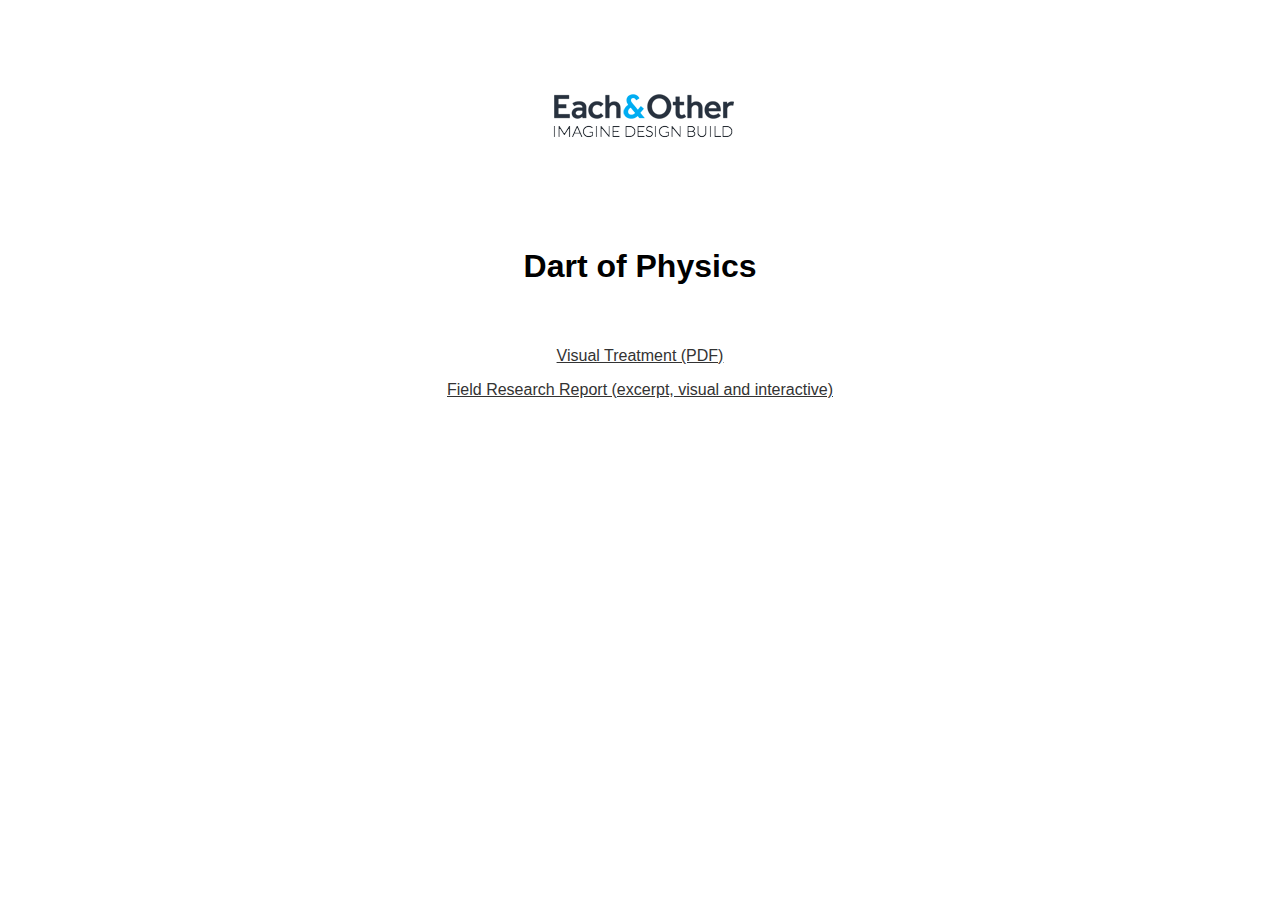
<file: index.html>
﻿<!DOCTYPE html>
<html>
<head>
    <title>Dart of Physics | Each &amp; Other</title>
</head>
<style>
    body {
        font-family: Arial, sans-serif;
        text-align: center;
    }

    .logo {
        padding: 70px 0;
    }

    h1 {
        padding: 0 0 40px;
    }

    a {
        color: #333;
    }
</style>

<body>

    <div class="logo"><img src="home_logo.png" alt="" /></div>

    <h1>Dart of Physics</h1>

    <p><a href="Dart_of_Physics_-_Visual_Design.pdf">Visual Treatment (PDF)</a></p>

    <p><a href="Home.html">Field Research Report (excerpt, visual and interactive)</a></p>

</body>
</html>
</file>
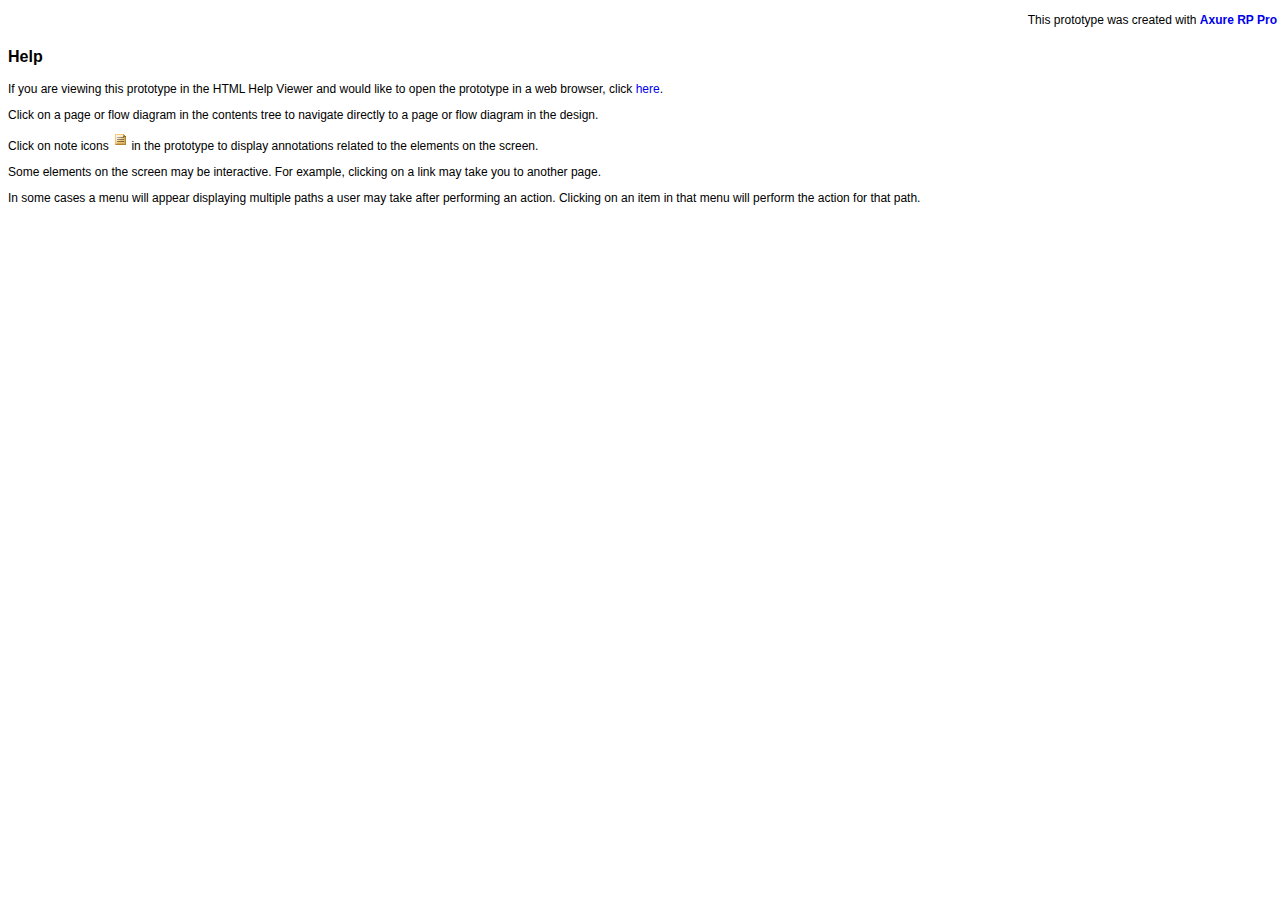
<file: chm_start.html>
<HTML>
<HEAD><meta http-equiv="content-type" content="text/html; charset=utf-8">
</HEAD>
<BODY style='font-family: arial; font-size: 12px;'>

<div style="padding:5px; width:100%; text-align:right">
This prototype was created with <a style="text-decoration:none;" href="http://www.axure.com" target=_blank><strong>Axure RP Pro</strong></a></div>
<p style='font-size: 16px;'><b>Help</b></p>
<p>If you are viewing this prototype in the HTML 
Help Viewer and would like to open the prototype in a web browser, click 
<a style="text-decoration:none;" href="start.html" target=_blank>here</a>.</p>
<p>Click on a page or flow diagram in the contents 
tree to navigate directly to a page or flow diagram in the design.</p>
<p>Click on note icons 
<img border="0" src="resources/css/images/note.gif" width="16" height="16"> in the prototype 
to display annotations related to the 
elements on the screen.</p>
<p>Some elements on the screen may be interactive. 
For example, clicking on a link may take you to another page.</p>
<p>In some cases a menu will appear displaying 
multiple paths a user may take after performing an action. Clicking on an item in that menu will perform the 
action for that path.</p>

</BODY>
</HTML>
</file>
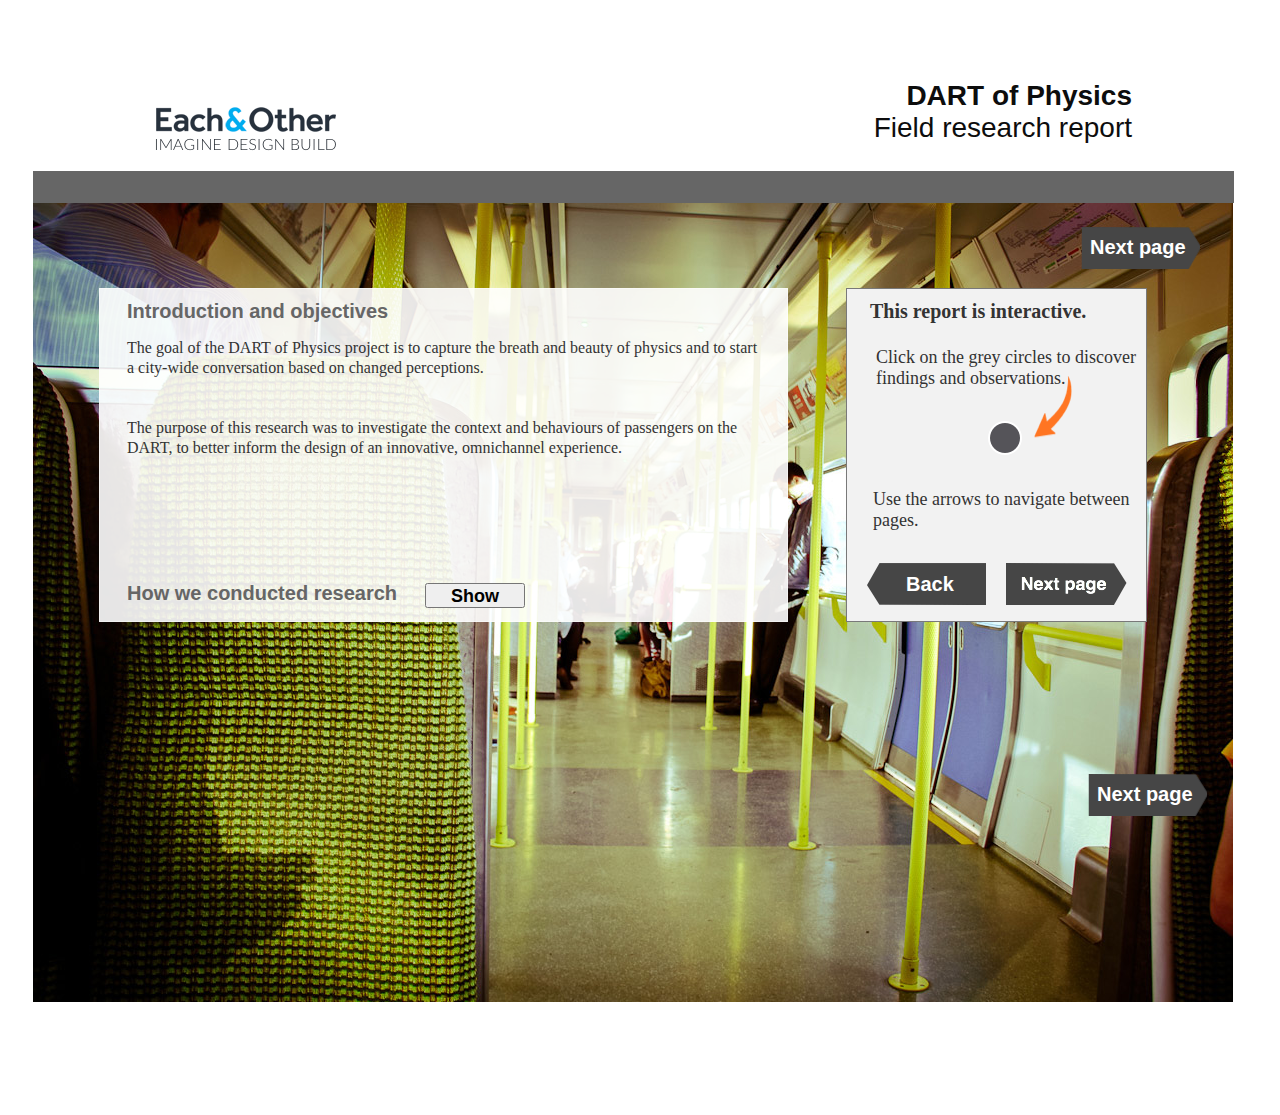
<file: Home.html>
﻿<html>
<head>
    <title>Home</title>
    <meta http-equiv="content-type" content="text/html; charset=utf-8"/>
    <meta http-equiv="imagetoolbar" content="no"/>
    <meta name="apple-mobile-web-app-capable" content="yes"/>
    <link href="resources/css/jquery-ui-themes.css" type="text/css" rel="stylesheet">
    <link href="resources/css/axure_rp_page.css" type="text/css" rel="stylesheet">
    <link href="Home_files/axurerp_pagespecificstyles.css" type="text/css" rel="stylesheet">
<!--[if IE 6]>
    <link href="Home_files/axurerp_pagespecificstyles_ie6.css" type="text/css" rel="stylesheet">
<![endif]-->
    <script src="data/sitemap.js"></script>
    <script src="resources/scripts/jquery-1.7.1.min.js"></script>
    <script src="resources/scripts/axutils.js"></script>
    <script src="resources/scripts/jquery-ui-1.8.10.custom.min.js"></script>
    <script src="resources/scripts/axurerp_beforepagescript.js"></script>
    <script src="resources/scripts/messagecenter.js"></script>
<script src='Home_files/data.js'></script>
</head>
<body>
<div id="main_container">

<div id="u0" class="u0_container"   >
<div id="u0_img" class="u0_normal detectCanvas"></div>
<div id="u1" class="u1" style="visibility:hidden;"  >
<div id="u1_rtf"></div>
</div>
</div>
<div id="u2" class="u2_container"   >
<div id="u2_img" class="u2_normal detectCanvas"></div>
<div id="u3" class="u3" style="visibility:hidden;"  >
<div id="u3_rtf"></div>
</div>
</div>
<div id="u4" class="u4_container"   >
<div id="u4_img" class="u4_normal detectCanvas"></div>
<div id="u5" class="u5" style="visibility:hidden;"  >
<div id="u5_rtf"></div>
</div>
</div>
<div id="u6" class="u6_container"   >
<div id="u6_img" class="u6_normal detectCanvas"></div>
<div id="u7" class="u7" style="visibility:hidden;"  >
<div id="u7_rtf"></div>
</div>
</div>
<div id="u8" class="u8"  >
<div id="u8_rtf"><p style="text-align:right;"><span style="font-family:Helvetica;font-size:28px;font-weight:bold;font-style:normal;text-decoration:none;color:#0D0D0D;">DART of Physics</span><span style="font-family:Helvetica;font-size:28px;font-weight:normal;font-style:normal;text-decoration:none;color:#0D0D0D;"></span></p><p style="text-align:right;"><span style="font-family:Helvetica;font-size:28px;font-weight:normal;font-style:normal;text-decoration:none;color:#0D0D0D;">Field research report</span><span style="font-family:Helvetica;font-size:28px;font-weight:normal;font-style:normal;text-decoration:none;color:#5E5E5E;"></span></p><p style="text-align:right;"><span style="font-family:Helvetica;font-size:28px;font-weight:normal;font-style:normal;text-decoration:none;color:#5E5E5E;text-decoration:none;">&nbsp;</span></p></div>
</div>
<div id="u9" class="u9"  >
<div id="u9_rtf"><p style="text-align:left;"><span style="font-family:Helvetica Neue;font-size:20px;font-weight:bold;font-style:normal;text-decoration:none;color:#333333;">This report is interactive.</span><span style="font-family:Helvetica Neue;font-size:20px;font-weight:normal;font-style:normal;text-decoration:none;color:#333333;"></span></p><p style="text-align:left;"><span style="font-family:Helvetica Neue;font-size:20px;font-weight:normal;font-style:normal;text-decoration:none;color:#333333;text-decoration:none;">&nbsp;</span></p></div>
</div>
<div id="u10" class="u10"  >
<div id="u10_rtf"><p style="text-align:left;"><span style="font-family:Helvetica;font-size:20px;font-weight:normal;font-style:normal;text-decoration:none;color:#5E5E5E;text-decoration:none;">&nbsp;</span></p><p style="text-align:left;"><span style="font-family:Helvetica;font-size:20px;font-weight:normal;font-style:normal;text-decoration:none;color:#5E5E5E;">&nbsp;</span></p></div>
</div>
<div id="u11" class="u11_container"   >
<div id="u11_img" class="u11_normal detectCanvas"></div>
<div id="u12" class="u12" style="visibility:hidden;"  >
<div id="u12_rtf"></div>
</div>
</div>
<div id="u13" class="u13_container"   >
<div id="u13_img" class="u13_normal detectCanvas"></div>
<div id="u14" class="u14" style="visibility:hidden;"  >
<div id="u14_rtf"></div>
</div>
</div>
<div id="u15" class="u15"  >
<div id="u15_rtf"><p style="text-align:left;"><span style="font-family:Helvetica Neue;font-size:18px;font-weight:normal;font-style:normal;text-decoration:none;color:#333333;">Click on the grey circles to discover findings and observations.</span></p><p style="text-align:left;"><span style="font-family:Helvetica Neue;font-size:18px;font-weight:normal;font-style:normal;text-decoration:none;color:#333333;text-decoration:none;">&nbsp;</span></p></div>
</div>
<div id="u16" class="u16"  >
<div id="u16_rtf"><p style="text-align:left;"><span style="font-family:Helvetica Neue;font-size:18px;font-weight:normal;font-style:normal;text-decoration:none;color:#333333;">Use the arrows to navigate between pages.</span></p><p style="text-align:left;"><span style="font-family:Helvetica Neue;font-size:18px;font-weight:normal;font-style:normal;text-decoration:none;color:#333333;text-decoration:none;">&nbsp;</span></p></div>
</div>
<div id="u17" class="u17" style="visibility:hidden;"  >
<div id="u17_rtf"></div>
</div>
<div id="u18" class="u18"  >
<div id="u18_rtf"><p style="text-align:left;line-height:20px;"><span style="font-family:Helvetica Neue;font-size:16px;font-weight:normal;font-style:normal;text-decoration:none;color:#333333;">
    The goal of the DART of Physics project is to capture the breath and beauty of physics and to start a city-wide conversation based on changed perceptions.
</span></p><p style="text-align:left;line-height:20px;"><span style="font-family:Helvetica Neue;font-size:16px;font-weight:normal;font-style:normal;text-decoration:none;color:#333333;text-decoration:none;">&nbsp;</span></p>

<p style="text-align:left;line-height:20px;"><span style="font-family:Helvetica Neue;font-size:16px;font-weight:normal;font-style:normal;text-decoration:none;color:#333333;text-decoration:none;">&nbsp;</span></p><p style="text-align:left;line-height:20px;"><span style="font-family:Helvetica Neue;font-size:16px;font-weight:normal;font-style:normal;text-decoration:none;color:#333333;">

The purpose of this research was to investigate the context and behaviours of passengers on the DART, to better inform the design of an innovative, omnichannel experience.</span></p></div>
</div>
<div id="u19" class="u19"  >
<div id="u19_rtf"><p style="text-align:left;"><span style="font-family:Helvetica;font-size:20px;font-weight:bold;font-style:normal;text-decoration:none;color:#666666;">Introduction and objectives</span></p></div>
</div>
<div id="u20" class="u20"  >
<div id="u20_rtf"><p style="text-align:left;"><span style="font-family:Helvetica;font-size:20px;font-weight:bold;font-style:normal;text-decoration:none;color:#666666;">How we conducted research</span></p></div>
</div>
<div id="u21" class="u21_container"   >
<div id="u21_img" class="u21_normal detectCanvas"></div>
<div id="u22" class="u22" style="visibility:hidden;"  >
<div id="u22_rtf"></div>
</div>
</div>
<div id="u23" class="u23_container"   >
<div id="u23_img" class="u23_normal detectCanvas"></div>
<div id="u24" class="u24" style="visibility:hidden;"  >
<div id="u24_rtf"></div>
</div>
</div>
<div id="u25" class="u25"  >
<div id="u25_rtf"><p style="text-align:left;"><span style="font-family:Arial;font-size:20px;font-weight:bold;font-style:normal;text-decoration:none;color:#FFFFFF;">Next page</span></p></div>
</div>
<div id="u26"  ></div>
<div id="u27"  ></div>
<div id="u28" class="u28_container"   >
<div id="u28_img" class="u28_normal detectCanvas"></div>
<div id="u29" class="u29" style="visibility:hidden;"  >
<div id="u29_rtf"></div>
</div>
</div>
<div id="u30" class="u30"  >
<div id="u30_rtf"><p style="text-align:left;"><span style="font-family:Arial;font-size:20px;font-weight:bold;font-style:normal;text-decoration:none;color:#FFFFFF;">Back</span></p></div>
</div>
<INPUT id="u31" type="submit" class="u31" value="Show"   >

<div id="u32" class="u32_container"   >
<div id="u32_img" class="u32_normal detectCanvas"></div>
<div id="u33" class="u33" style="visibility:hidden;"  >
<div id="u33_rtf"></div>
</div>
</div>
<div id="u34" class="u34"  >
<div id="u34_rtf"><p style="text-align:left;"><span style="font-family:Arial;font-size:20px;font-weight:bold;font-style:normal;text-decoration:none;color:#FFFFFF;">Next page</span></p></div>
</div>
<div id="u35"  ></div>
<div id="u36" class="u36_container"   >
<div id="u36_img" class="u36_normal detectCanvas"></div>
<div id="u37" class="u37" style="visibility:hidden;"  >
<div id="u37_rtf"></div>
</div>
</div>
<DIV id="u38" style="visibility:hidden;" data-label="research">
<DIV id="pd0u38" style="" data-label="State1">
<div id="u39" class="u39_container"   >
<div id="u39_img" class="u39_normal detectCanvas"></div>
<div id="u40" class="u40" style="visibility:hidden;"  >
<div id="u40_rtf"></div>
</div>
</div>
<div id="u41" class="u41_container"   >
<div id="u41_img" class="u41_normal detectCanvas"></div>
<div id="u42" class="u42" style="visibility:hidden;"  >
<div id="u42_rtf"></div>
</div>
</div>
<div id="u43" class="u43"  >
<div id="u43_rtf"><p style="text-align:left;line-height:28px;"><span style="font-family:Arial;font-size:16px;font-weight:normal;font-style:normal;text-decoration:none;color:#333333;">&nbsp; &nbsp;&nbsp; </span><span style="font-family:Lucida Grande;font-size:16px;font-weight:normal;font-style:normal;text-decoration:none;color:#333333;">⁃</span><span style="font-family:Arial;font-size:16px;font-weight:normal;font-style:normal;text-decoration:none;color:#333333;">&nbsp; &nbsp;&nbsp; Habits and behaviours while travelling</span></p><p style="text-align:left;line-height:28px;"><span style="font-family:Arial;font-size:16px;font-weight:normal;font-style:normal;text-decoration:none;color:#333333;">&nbsp; &nbsp;&nbsp; </span><span style="font-family:Lucida Grande;font-size:16px;font-weight:normal;font-style:normal;text-decoration:none;color:#333333;">⁃</span><span style="font-family:Arial;font-size:16px;font-weight:normal;font-style:normal;text-decoration:none;color:#333333;">&nbsp; &nbsp;&nbsp; Digital media and and device use</span></p><p style="text-align:left;line-height:28px;"><span style="font-family:Arial;font-size:16px;font-weight:normal;font-style:normal;text-decoration:none;color:#333333;">&nbsp; &nbsp;&nbsp; </span><span style="font-family:Lucida Grande;font-size:16px;font-weight:normal;font-style:normal;text-decoration:none;color:#333333;">⁃</span><span style="font-family:Arial;font-size:16px;font-weight:normal;font-style:normal;text-decoration:none;color:#333333;">&nbsp; &nbsp;&nbsp; Knowledge and attitudes towards physics</span></p></div>
</div>
<div id="u44" class="u44"  >
<div id="u44_rtf"><p style="text-align:left;"><span style="font-family:Helvetica;font-size:20px;font-weight:normal;font-style:normal;text-decoration:none;color:#666666;">We asked questions about and made observations of:</span></p></div>
</div>
<INPUT id="u45" type="submit" class="u45" value="Hide"   >

<div id="u46"  ></div>
</DIV>
</DIV>
<div id="u47"  ></div>
</div>
<div class="preload"><img src="Home_files/u0_normal.png" width="1" height="1"/><img src="Home_files/u2_normal.png" width="1" height="1"/><img src="Home_files/u4_normal.png" width="1" height="1"/><img src="Home_files/u6_normal.png" width="1" height="1"/><img src="Home_files/u11_normal.png" width="1" height="1"/><img src="Home_files/u13_normal.png" width="1" height="1"/><img src="Home_files/u21_normal.png" width="1" height="1"/><img src="Home_files/u23_normal.png" width="1" height="1"/><img src="Home_files/u28_normal.png" width="1" height="1"/><img src="Home_files/u36_normal.png" width="1" height="1"/><img src="Home_files/u39_normal.png" width="1" height="1"/><img src="Home_files/u41_normal.png" width="1" height="1"/></div>
</body>
<script src="resources/scripts/axurerp_pagescript.js"></script>
<script src="Home_files/axurerp_pagespecificscript.js" charset="utf-8"></script>
</file>
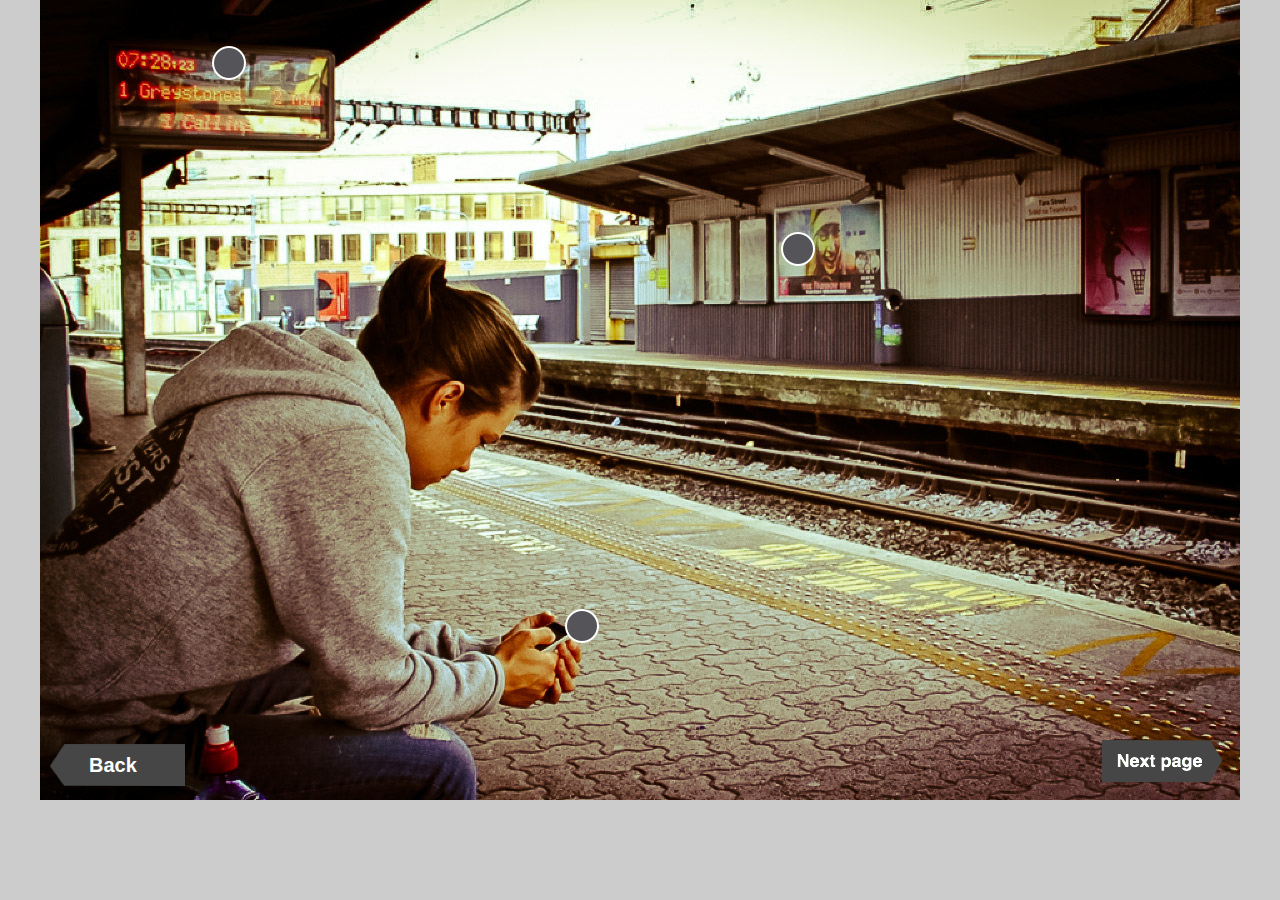
<file: Platform.html>
﻿<html>
<head>
    <title>Platform</title>
    <meta http-equiv="content-type" content="text/html; charset=utf-8"/>
    <meta http-equiv="imagetoolbar" content="no"/>
    <meta name="apple-mobile-web-app-capable" content="yes"/>
    <link href="resources/css/jquery-ui-themes.css" type="text/css" rel="stylesheet">
    <link href="resources/css/axure_rp_page.css" type="text/css" rel="stylesheet">
    <link href="Platform_files/axurerp_pagespecificstyles.css" type="text/css" rel="stylesheet">
<!--[if IE 6]>
    <link href="Platform_files/axurerp_pagespecificstyles_ie6.css" type="text/css" rel="stylesheet">
<![endif]-->
    <script src="data/sitemap.js"></script>
    <script src="resources/scripts/jquery-1.7.1.min.js"></script>
    <script src="resources/scripts/axutils.js"></script>
    <script src="resources/scripts/jquery-ui-1.8.10.custom.min.js"></script>
    <script src="resources/scripts/axurerp_beforepagescript.js"></script>
    <script src="resources/scripts/messagecenter.js"></script>
<script src='Platform_files/data.js'></script>
</head>
<body>
<div id="main_container">

<div id="u0" class="u0_container"   >
<div id="u0_img" class="u0_normal detectCanvas"></div>
<div id="u1" class="u1" style="visibility:hidden;"  >
<div id="u1_rtf"></div>
</div>
</div>
<div id="u2" class="u2_container"   >
<div id="u2_img" class="u2_normal detectCanvas"></div>
<div id="u3" class="u3" style="visibility:hidden;"  >
<div id="u3_rtf"></div>
</div>
</div>
<div id="u4" class="u4_container"   >
<div id="u4_img" class="u4_normal detectCanvas"></div>
<div id="u5" class="u5" style="visibility:hidden;"  >
<div id="u5_rtf"></div>
</div>
</div>
<div id="u6" class="u6_container"   >
<div id="u6_img" class="u6_normal detectCanvas"></div>
<div id="u7" class="u7" style="visibility:hidden;"  >
<div id="u7_rtf"></div>
</div>
</div>
<DIV id="u8" style="visibility:hidden;" data-label="morning">
<DIV id="pd2u8" style="visibility:hidden;" data-label="State3">
<div id="u9" class="u9_container"   >
<div id="u9_img" class="u9_normal detectCanvas"></div>
<div id="u10" class="u10" style="visibility:hidden;"  >
<div id="u10_rtf"></div>
</div>
</div>
<div id="u11"  ></div>
<div id="u12"  ></div>
</DIV>
<DIV id="pd1u8" style="visibility:hidden;" data-label="State2">
<div id="u13" class="u13_container"   >
<div id="u13_img" class="u13_normal detectCanvas"></div>
<div id="u14" class="u14" style="visibility:hidden;"  >
<div id="u14_rtf"></div>
</div>
</div>
<div id="u15"  ></div>
<div id="u16"  ></div>
</DIV>
<DIV id="pd0u8" style="" data-label="State1">
<div id="u17" class="u17_container"   >
<div id="u17_img" class="u17_normal detectCanvas"></div>
<div id="u18" class="u18" style="visibility:hidden;"  >
<div id="u18_rtf"></div>
</div>
</div>
<div id="u19"  ></div>
<div id="u20"  ></div>
</DIV>
</DIV>
<DIV id="u21" style="visibility:hidden;" data-label="billboards">
<DIV id="pd1u21" style="visibility:hidden;" data-label="State2">
<div id="u22" class="u22_container"   >
<div id="u22_img" class="u22_normal detectCanvas"></div>
<div id="u23" class="u23" style="visibility:hidden;"  >
<div id="u23_rtf"></div>
</div>
</div>
<div id="u24"  ></div>
<div id="u25"  ></div>
</DIV>
<DIV id="pd0u21" style="" data-label="State1">
<div id="u26" class="u26_container"   >
<div id="u26_img" class="u26_normal detectCanvas"></div>
<div id="u27" class="u27" style="visibility:hidden;"  >
<div id="u27_rtf"></div>
</div>
</div>
<div id="u28"  ></div>
<div id="u29"  ></div>
</DIV>
</DIV>
<DIV id="u30" style="visibility:hidden;" data-label="phone">
<DIV id="pd2u30" style="visibility:hidden;" data-label="State3">
<div id="u31" class="u31_container"   >
<div id="u31_img" class="u31_normal detectCanvas"></div>
<div id="u32" class="u32" style="visibility:hidden;"  >
<div id="u32_rtf"></div>
</div>
</div>
<div id="u33"  ></div>
<div id="u34"  ></div>
</DIV>
<DIV id="pd1u30" style="visibility:hidden;" data-label="State2">
<div id="u35" class="u35_container"   >
<div id="u35_img" class="u35_normal detectCanvas"></div>
<div id="u36" class="u36" style="visibility:hidden;"  >
<div id="u36_rtf"></div>
</div>
</div>
<div id="u37"  ></div>
<div id="u38"  ></div>
</DIV>
<DIV id="pd0u30" style="" data-label="State1">
<div id="u39" class="u39_container"   >
<div id="u39_img" class="u39_normal detectCanvas"></div>
<div id="u40" class="u40" style="visibility:hidden;"  >
<div id="u40_rtf"></div>
</div>
</div>
<div id="u41"  ></div>
<div id="u42"  ></div>
</DIV>
</DIV>
<div id="u43"  ></div>
<div id="u44"  ></div>
<div id="u45"  ></div>
<div id="u46" class="u46_container"   >
<div id="u46_img" class="u46_normal detectCanvas"></div>
<div id="u47" class="u47" style="visibility:hidden;"  >
<div id="u47_rtf"></div>
</div>
</div>
<div id="u48" class="u48_container"   >
<div id="u48_img" class="u48_normal detectCanvas"></div>
<div id="u49" class="u49" style="visibility:hidden;"  >
<div id="u49_rtf"></div>
</div>
</div>
<div id="u50" class="u50"  >
<div id="u50_rtf"><p style="text-align:left;"><span style="font-family:Arial;font-size:20px;font-weight:bold;font-style:normal;text-decoration:none;color:#FFFFFF;">Back</span></p></div>
</div>
<div id="u51"  ></div>
</div>
<div class="preload"><img src="Platform_files/u0_normal.png" width="1" height="1"/><img src="Platform_files/u2_normal.png" width="1" height="1"/><img src="Platform_files/u9_normal.png" width="1" height="1"/><img src="Platform_files/u13_normal.png" width="1" height="1"/><img src="Platform_files/u17_normal.png" width="1" height="1"/><img src="Platform_files/u22_normal.png" width="1" height="1"/><img src="Platform_files/u26_normal.png" width="1" height="1"/><img src="Platform_files/u31_normal.png" width="1" height="1"/><img src="Platform_files/u35_normal.png" width="1" height="1"/><img src="Platform_files/u39_normal.png" width="1" height="1"/><img src="Platform_files/u46_normal.png" width="1" height="1"/><img src="Platform_files/u48_normal.png" width="1" height="1"/></div>
</body>
<script src="resources/scripts/axurerp_pagescript.js"></script>
<script src="Platform_files/axurerp_pagespecificscript.js" charset="utf-8"></script>
</file>
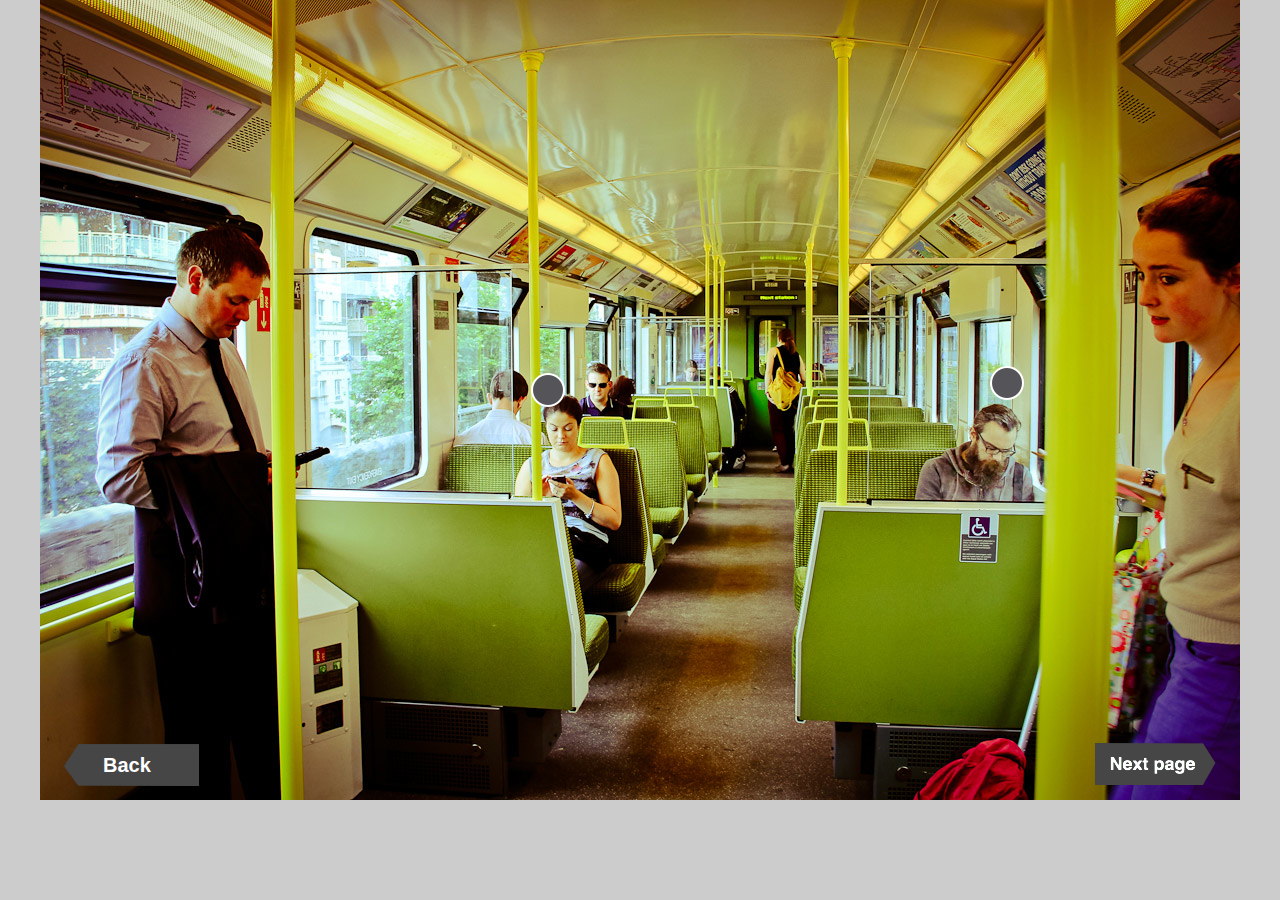
<file: Social_media.html>
﻿<html>
<head>
    <title>Social media</title>
    <meta http-equiv="content-type" content="text/html; charset=utf-8"/>
    <meta http-equiv="imagetoolbar" content="no"/>
    <meta name="apple-mobile-web-app-capable" content="yes"/>
    <link href="resources/css/jquery-ui-themes.css" type="text/css" rel="stylesheet">
    <link href="resources/css/axure_rp_page.css" type="text/css" rel="stylesheet">
    <link href="Social_media_files/axurerp_pagespecificstyles.css" type="text/css" rel="stylesheet">
<!--[if IE 6]>
    <link href="Social_media_files/axurerp_pagespecificstyles_ie6.css" type="text/css" rel="stylesheet">
<![endif]-->
    <script src="data/sitemap.js"></script>
    <script src="resources/scripts/jquery-1.7.1.min.js"></script>
    <script src="resources/scripts/axutils.js"></script>
    <script src="resources/scripts/jquery-ui-1.8.10.custom.min.js"></script>
    <script src="resources/scripts/axurerp_beforepagescript.js"></script>
    <script src="resources/scripts/messagecenter.js"></script>
<script src='Social_media_files/data.js'></script>
</head>
<body>
<div id="main_container">

<div id="u0" class="u0_container"   >
<div id="u0_img" class="u0_normal detectCanvas"></div>
<div id="u1" class="u1" style="visibility:hidden;"  >
<div id="u1_rtf"></div>
</div>
</div>
<DIV id="u2" style="visibility:hidden;" data-label="passive">
<DIV id="pd2u2" style="visibility:hidden;" data-label="State3">
<div id="u3" class="u3_container"   >
<div id="u3_img" class="u3_normal detectCanvas"></div>
<div id="u4" class="u4" style="visibility:hidden;"  >
<div id="u4_rtf"></div>
</div>
</div>
<div id="u5"  ></div>
<div id="u6"  ></div>
</DIV>
<DIV id="pd1u2" style="visibility:hidden;" data-label="State2">
<div id="u7" class="u7_container"   >
<div id="u7_img" class="u7_normal detectCanvas"></div>
<div id="u8" class="u8" style="visibility:hidden;"  >
<div id="u8_rtf"></div>
</div>
</div>
<div id="u9"  ></div>
<div id="u10"  ></div>
</DIV>
<DIV id="pd0u2" style="" data-label="State1">
<div id="u11" class="u11_container"   >
<div id="u11_img" class="u11_normal detectCanvas"></div>
<div id="u12" class="u12" style="visibility:hidden;"  >
<div id="u12_rtf"></div>
</div>
</div>
<div id="u13"  ></div>
<div id="u14"  ></div>
</DIV>
</DIV>
<DIV id="u15" style="visibility:hidden;" data-label="sm">
<DIV id="pd2u15" style="visibility:hidden;" data-label="State3">
<div id="u16" class="u16_container"   >
<div id="u16_img" class="u16_normal detectCanvas"></div>
<div id="u17" class="u17" style="visibility:hidden;"  >
<div id="u17_rtf"></div>
</div>
</div>
<div id="u18"  ></div>
</DIV>
<DIV id="pd1u15" style="visibility:hidden;" data-label="State2">
<div id="u19" class="u19_container"   >
<div id="u19_img" class="u19_normal detectCanvas"></div>
<div id="u20" class="u20" style="visibility:hidden;"  >
<div id="u20_rtf"></div>
</div>
</div>
<div id="u21"  ></div>
<div id="u22"  ></div>
</DIV>
<DIV id="pd0u15" style="" data-label="State1">
<div id="u23" class="u23_container"   >
<div id="u23_img" class="u23_normal detectCanvas"></div>
<div id="u24" class="u24" style="visibility:hidden;"  >
<div id="u24_rtf"></div>
</div>
</div>
<div id="u25"  ></div>
<div id="u26"  ></div>
</DIV>
</DIV>
<div id="u27" class="u27_container"   >
<div id="u27_img" class="u27_normal detectCanvas"></div>
<div id="u28" class="u28" style="visibility:hidden;"  >
<div id="u28_rtf"></div>
</div>
</div>
<div id="u29"  ></div>
<div id="u30" class="u30_container"   >
<div id="u30_img" class="u30_normal detectCanvas"></div>
<div id="u31" class="u31" style="visibility:hidden;"  >
<div id="u31_rtf"></div>
</div>
</div>
<div id="u32" class="u32"  >
<div id="u32_rtf"><p style="text-align:left;"><span style="font-family:Arial;font-size:20px;font-weight:bold;font-style:normal;text-decoration:none;color:#FFFFFF;">Back</span></p></div>
</div>
<div id="u33"  ></div>
<div id="u34" class="u34_container"   >
<div id="u34_img" class="u34_normal detectCanvas"></div>
<div id="u35" class="u35" style="visibility:hidden;"  >
<div id="u35_rtf"></div>
</div>
</div>
<div id="u36" class="u36_container"   >
<div id="u36_img" class="u36_normal detectCanvas"></div>
<div id="u37" class="u37" style="visibility:hidden;"  >
<div id="u37_rtf"></div>
</div>
</div>
<div id="u38"  ></div>
<div id="u39"  ></div>
</div>
<div class="preload"><img src="Social_media_files/u0_normal.png" width="1" height="1"/><img src="Social_media_files/u3_normal.png" width="1" height="1"/><img src="Social_media_files/u7_normal.png" width="1" height="1"/><img src="Social_media_files/u11_normal.png" width="1" height="1"/><img src="Social_media_files/u16_normal.png" width="1" height="1"/><img src="Social_media_files/u19_normal.png" width="1" height="1"/><img src="Social_media_files/u23_normal.png" width="1" height="1"/><img src="Social_media_files/u27_normal.png" width="1" height="1"/><img src="Social_media_files/u30_normal.png" width="1" height="1"/><img src="Social_media_files/u34_normal.png" width="1" height="1"/></div>
</body>
<script src="resources/scripts/axurerp_pagescript.js"></script>
<script src="Social_media_files/axurerp_pagespecificscript.js" charset="utf-8"></script>
</file>
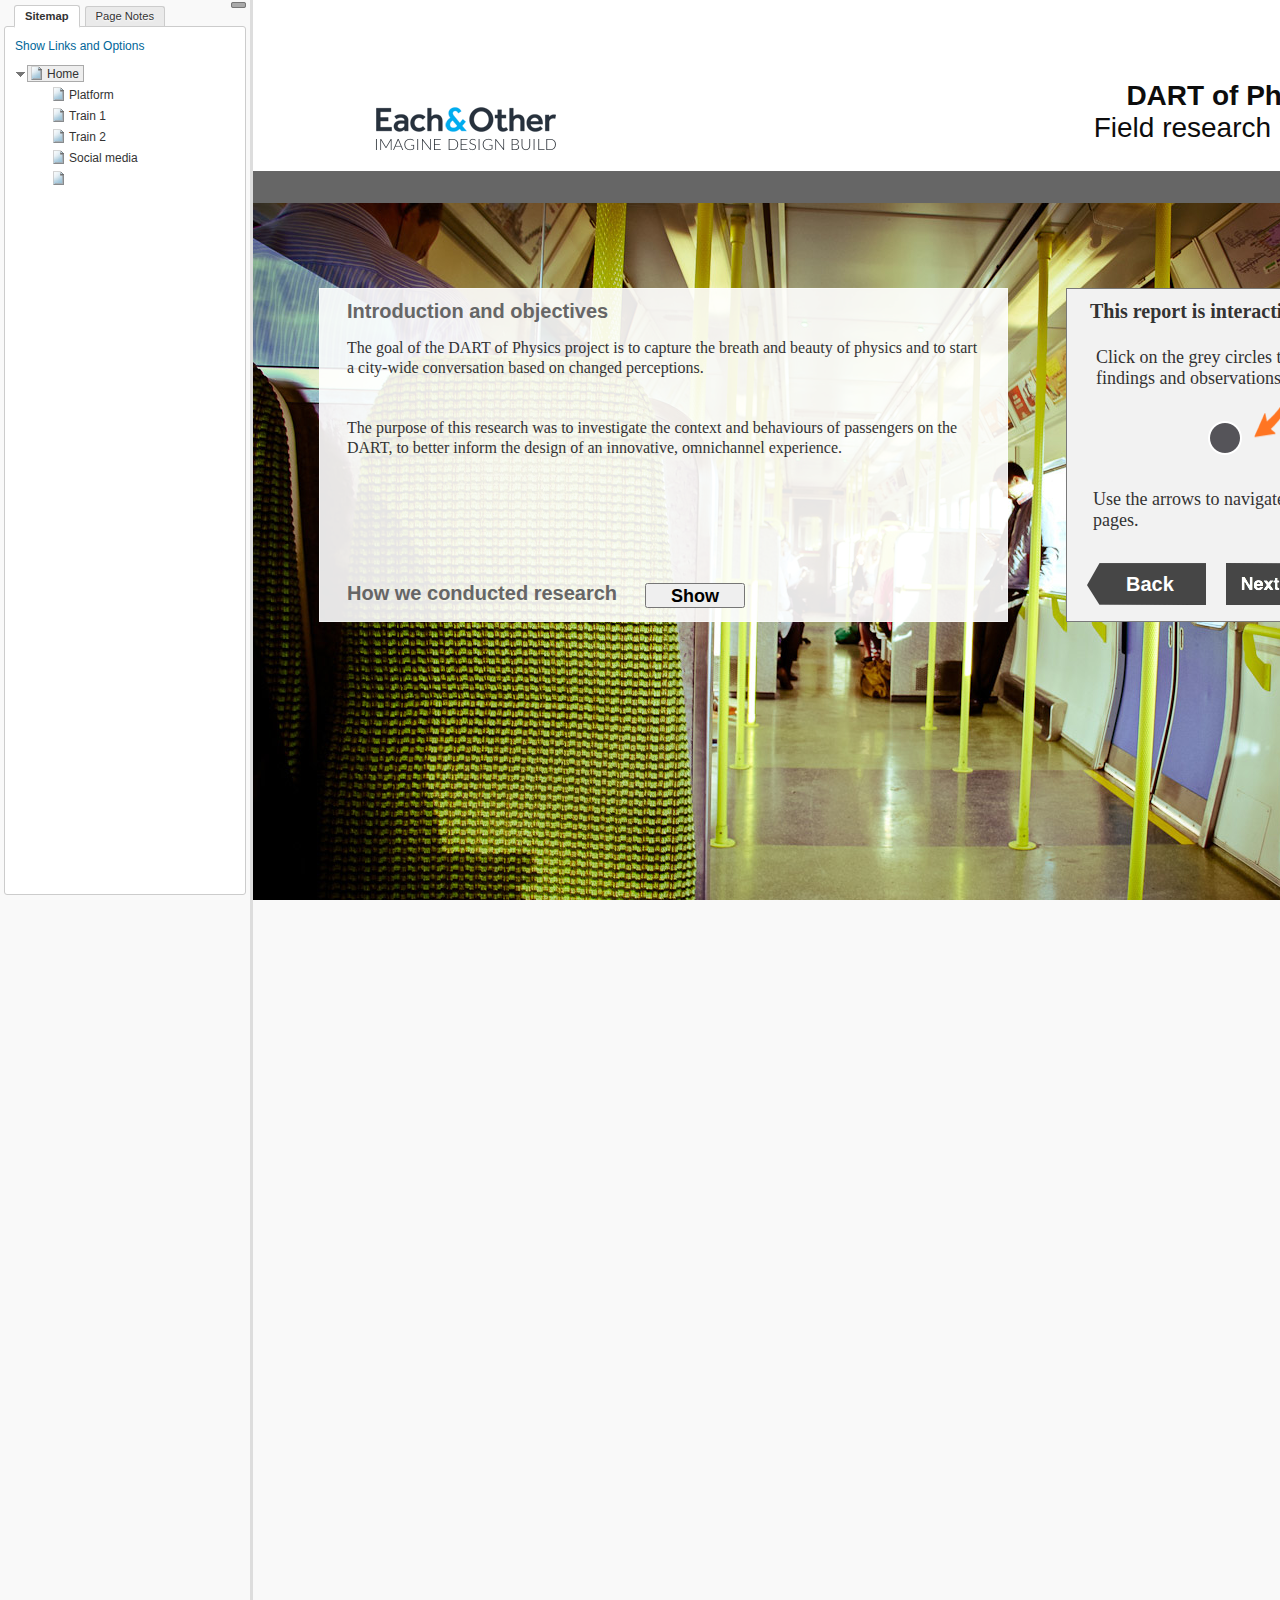
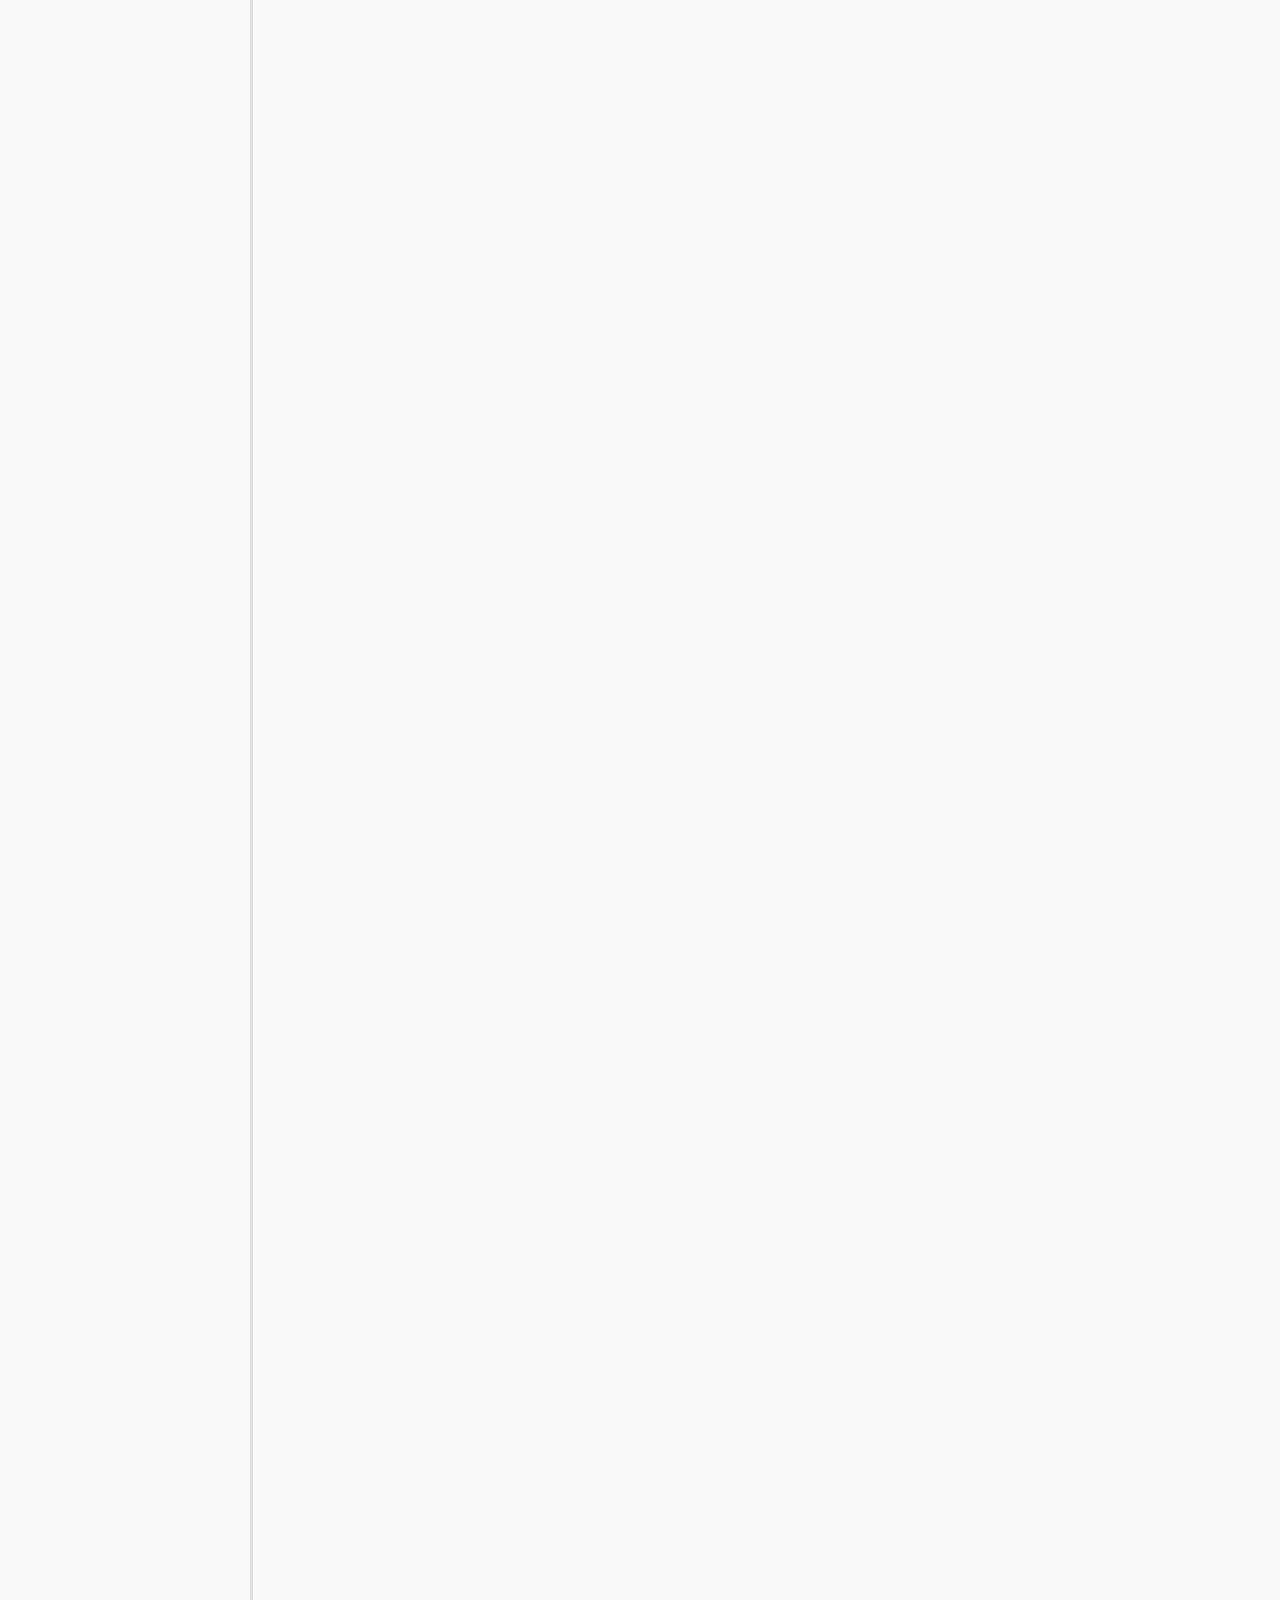
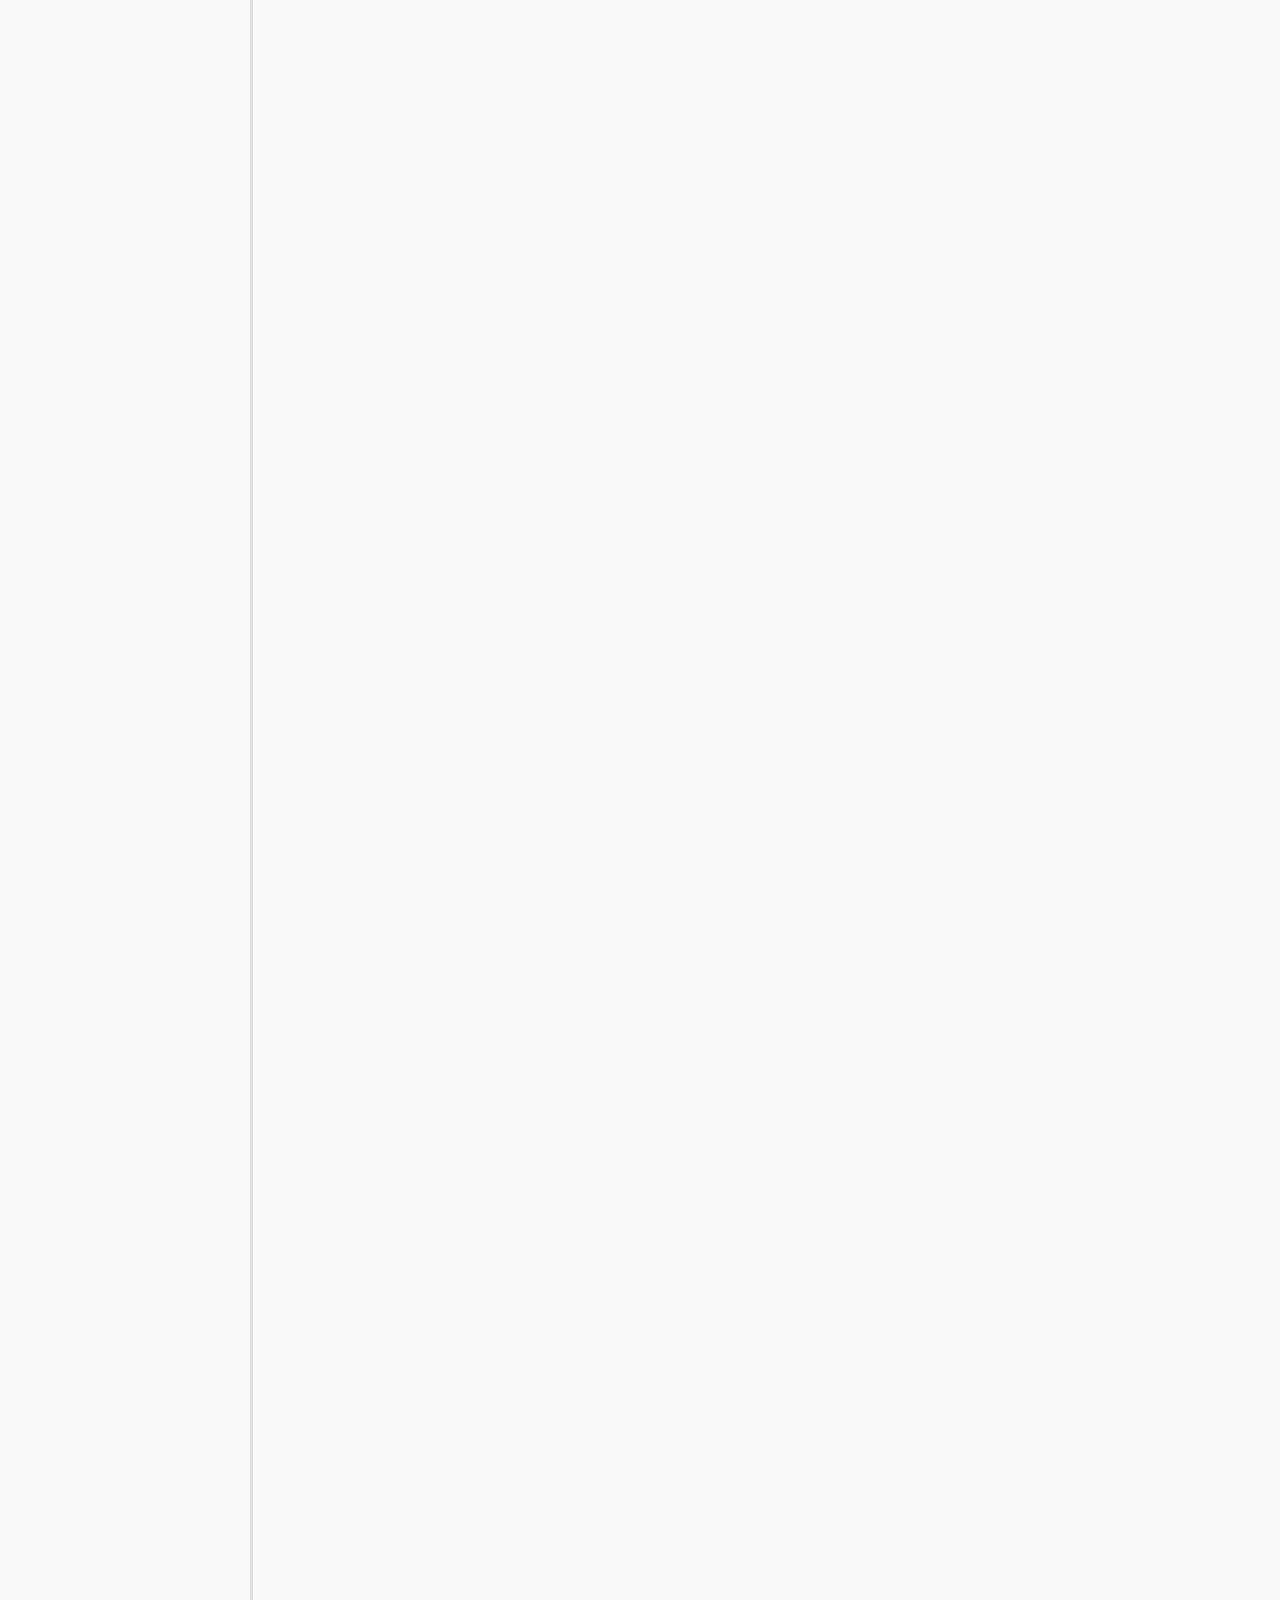
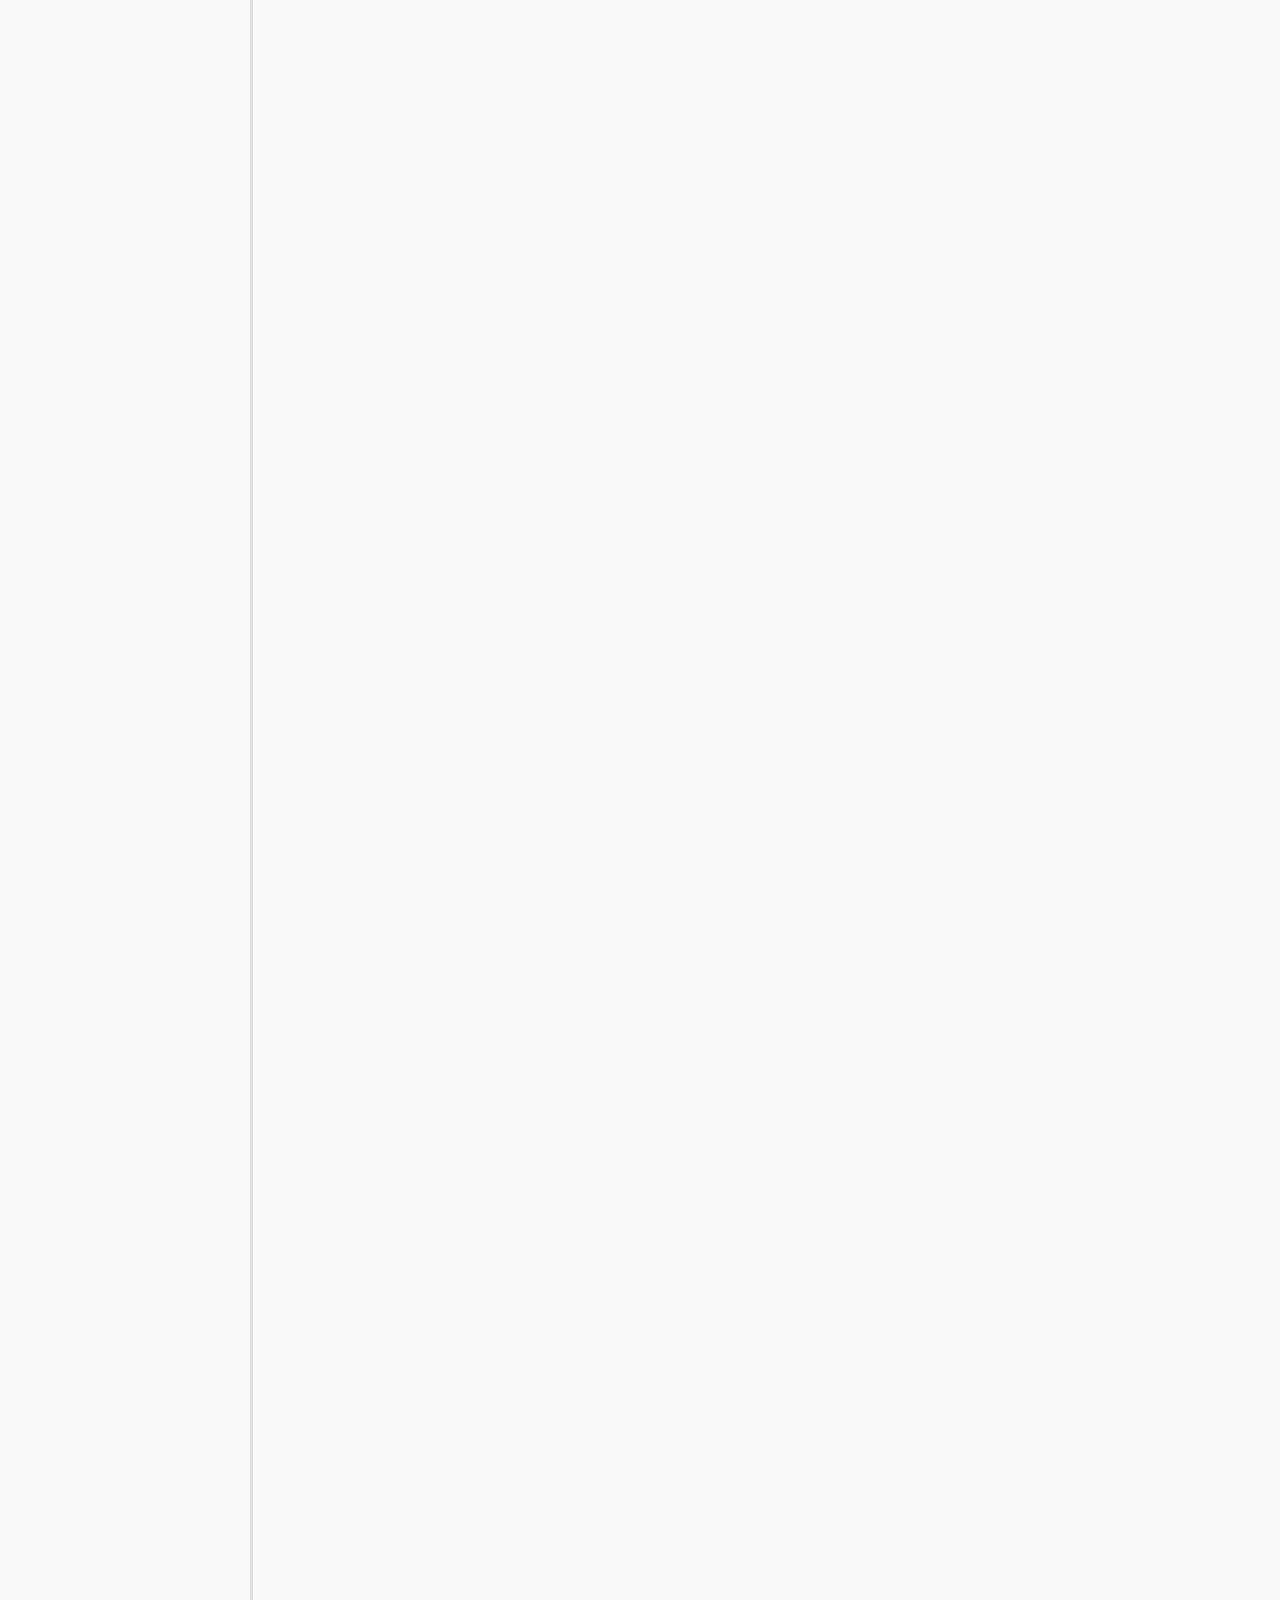
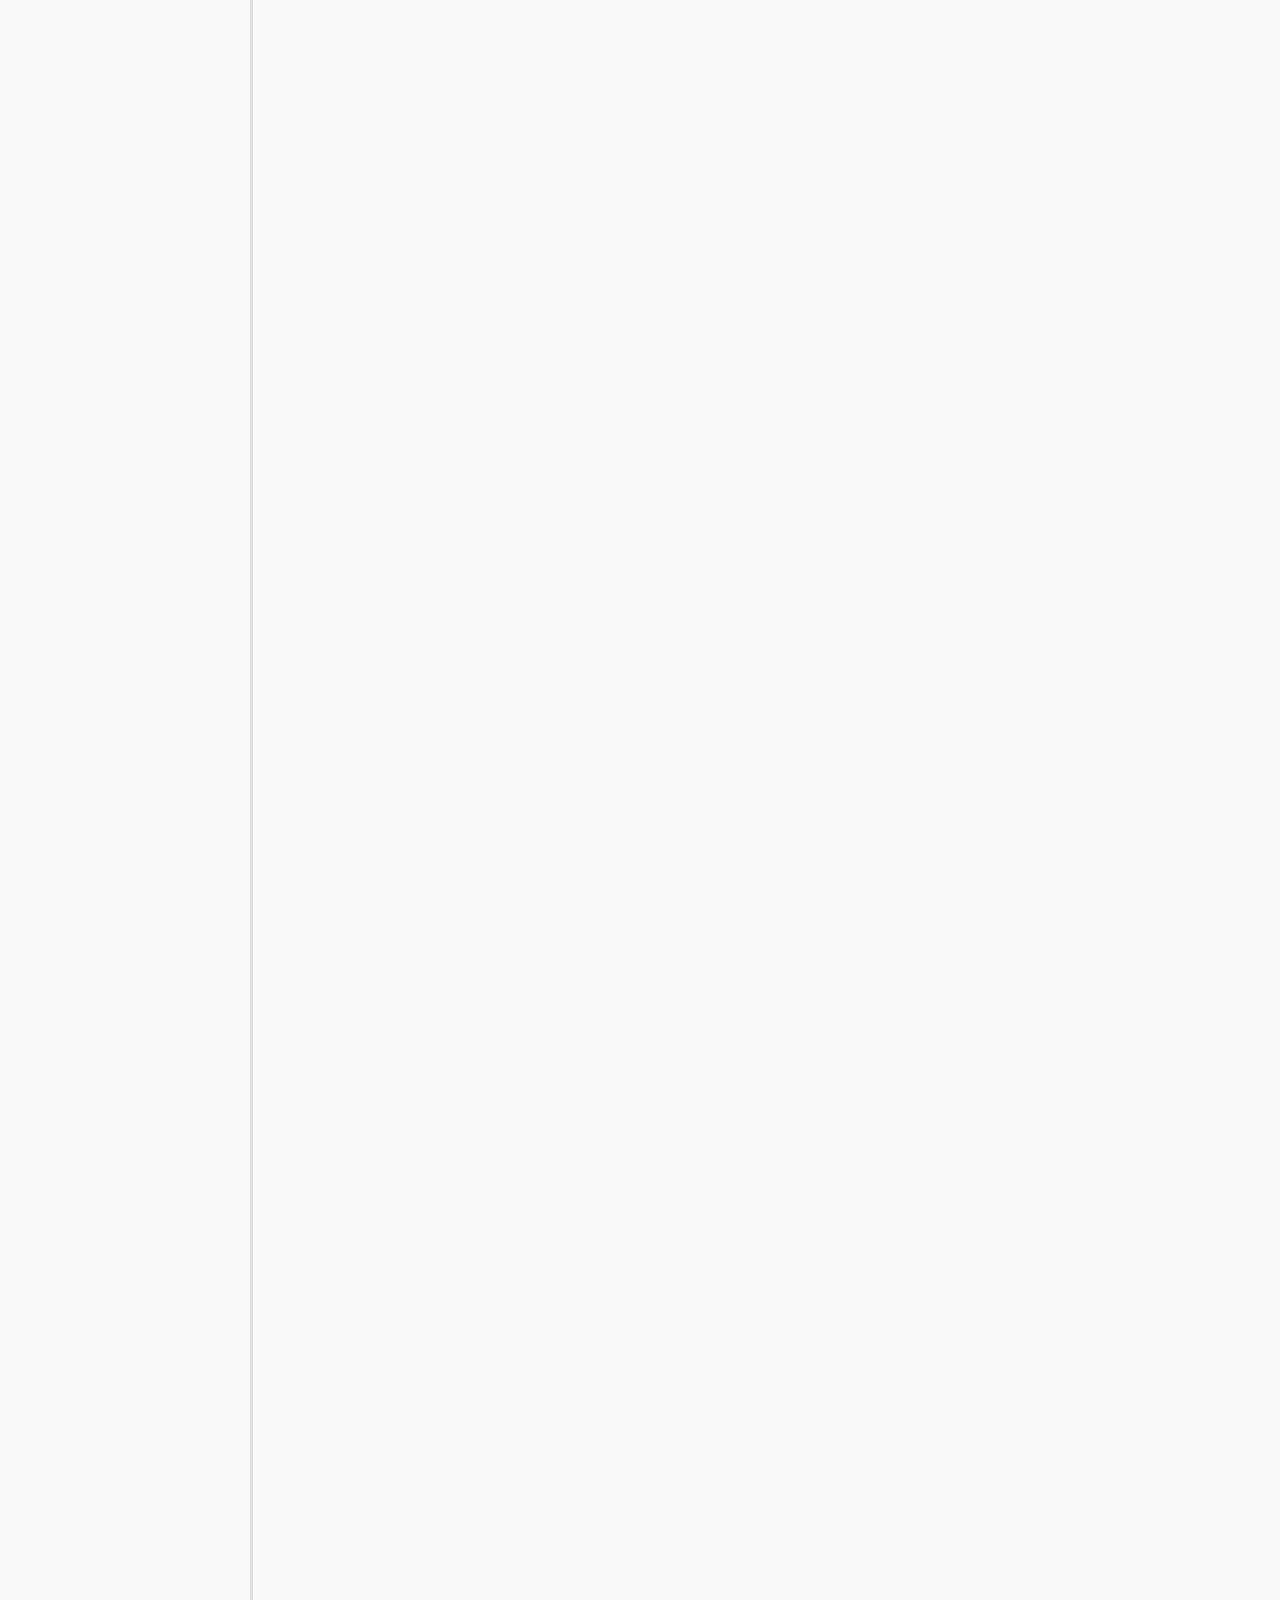
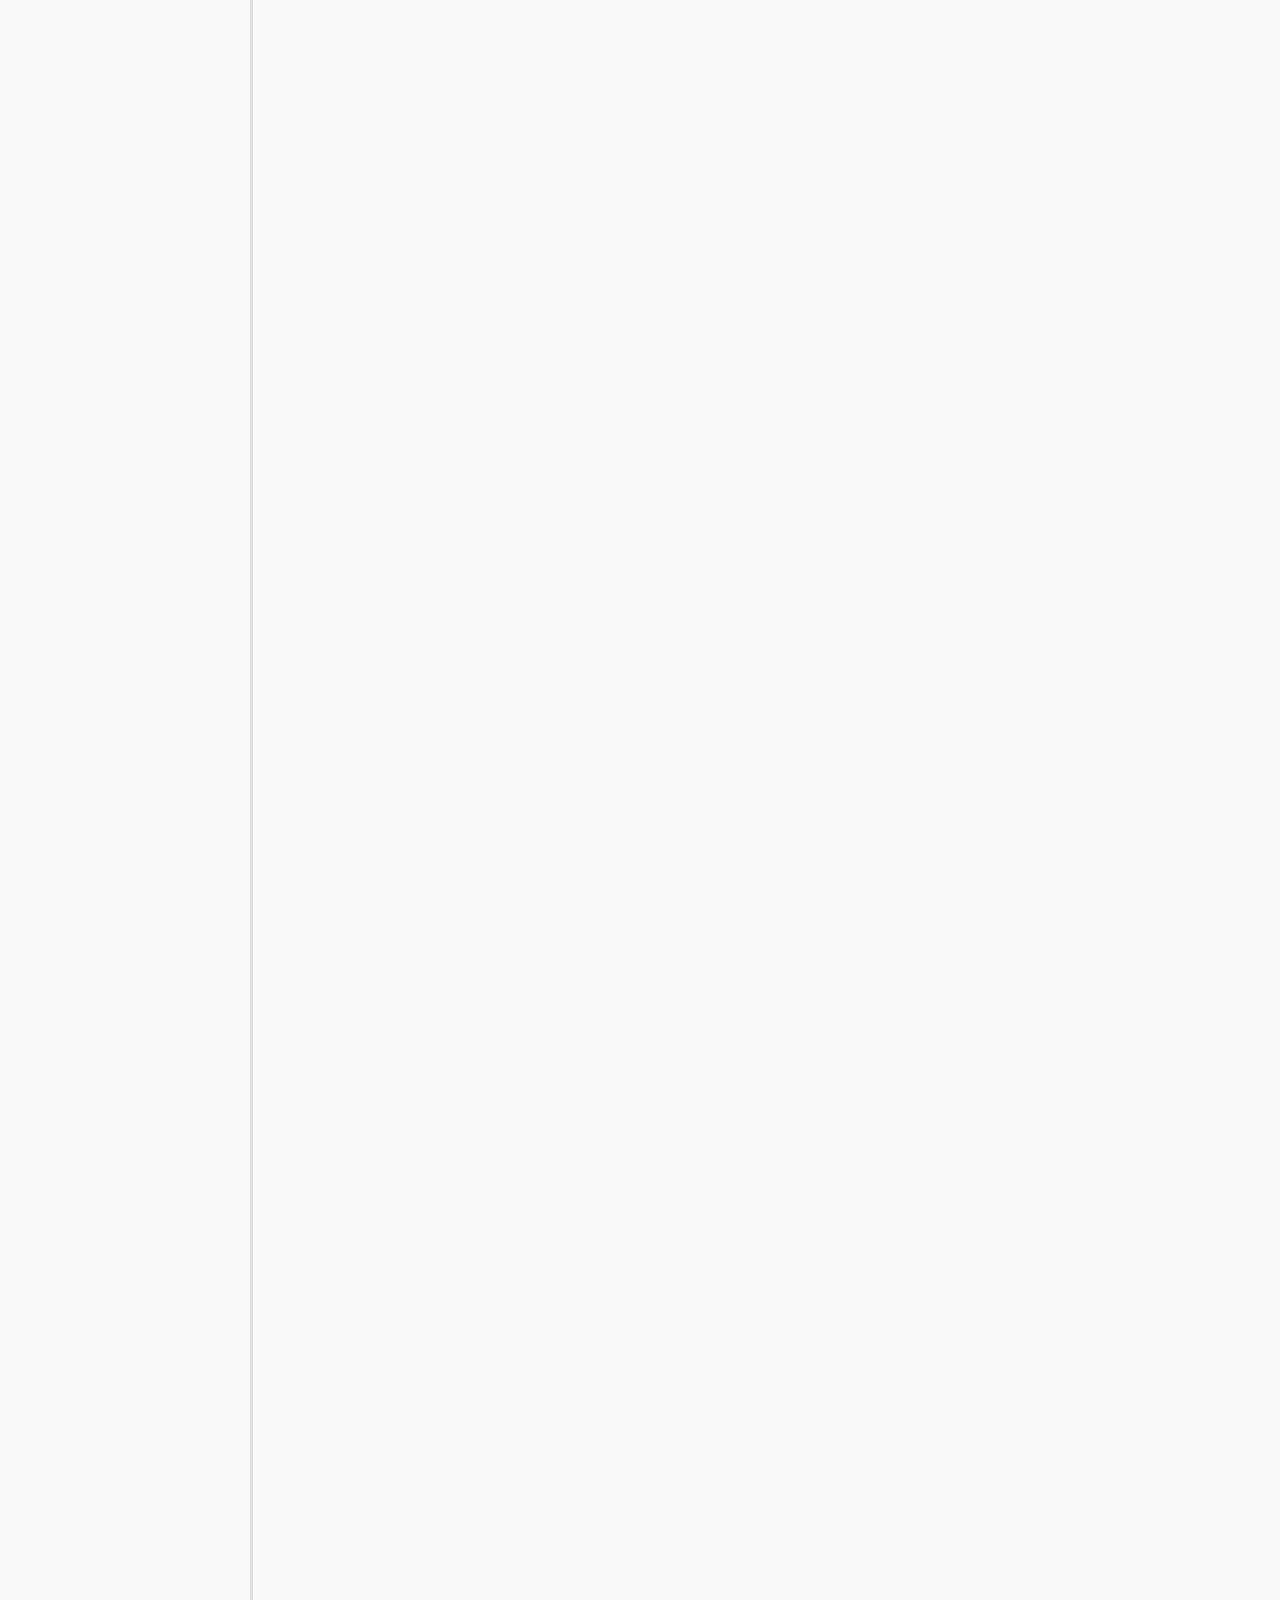
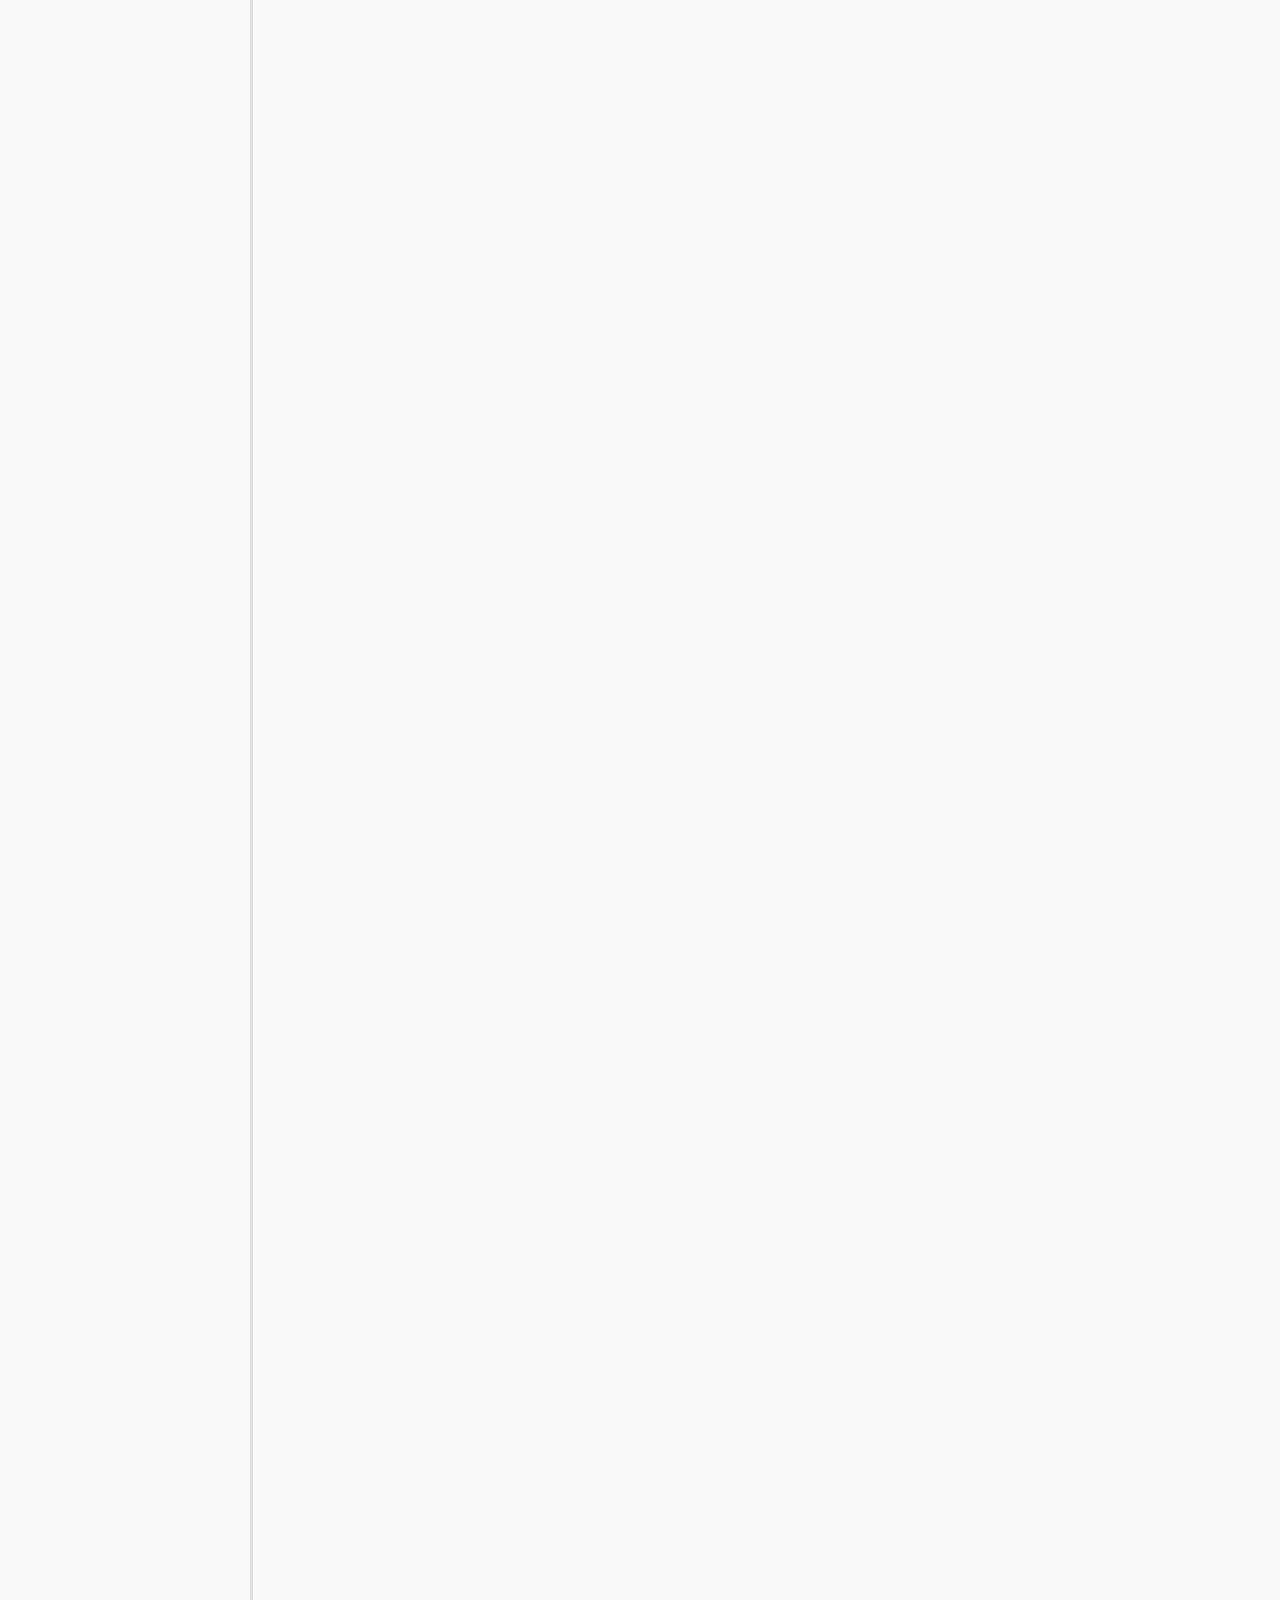
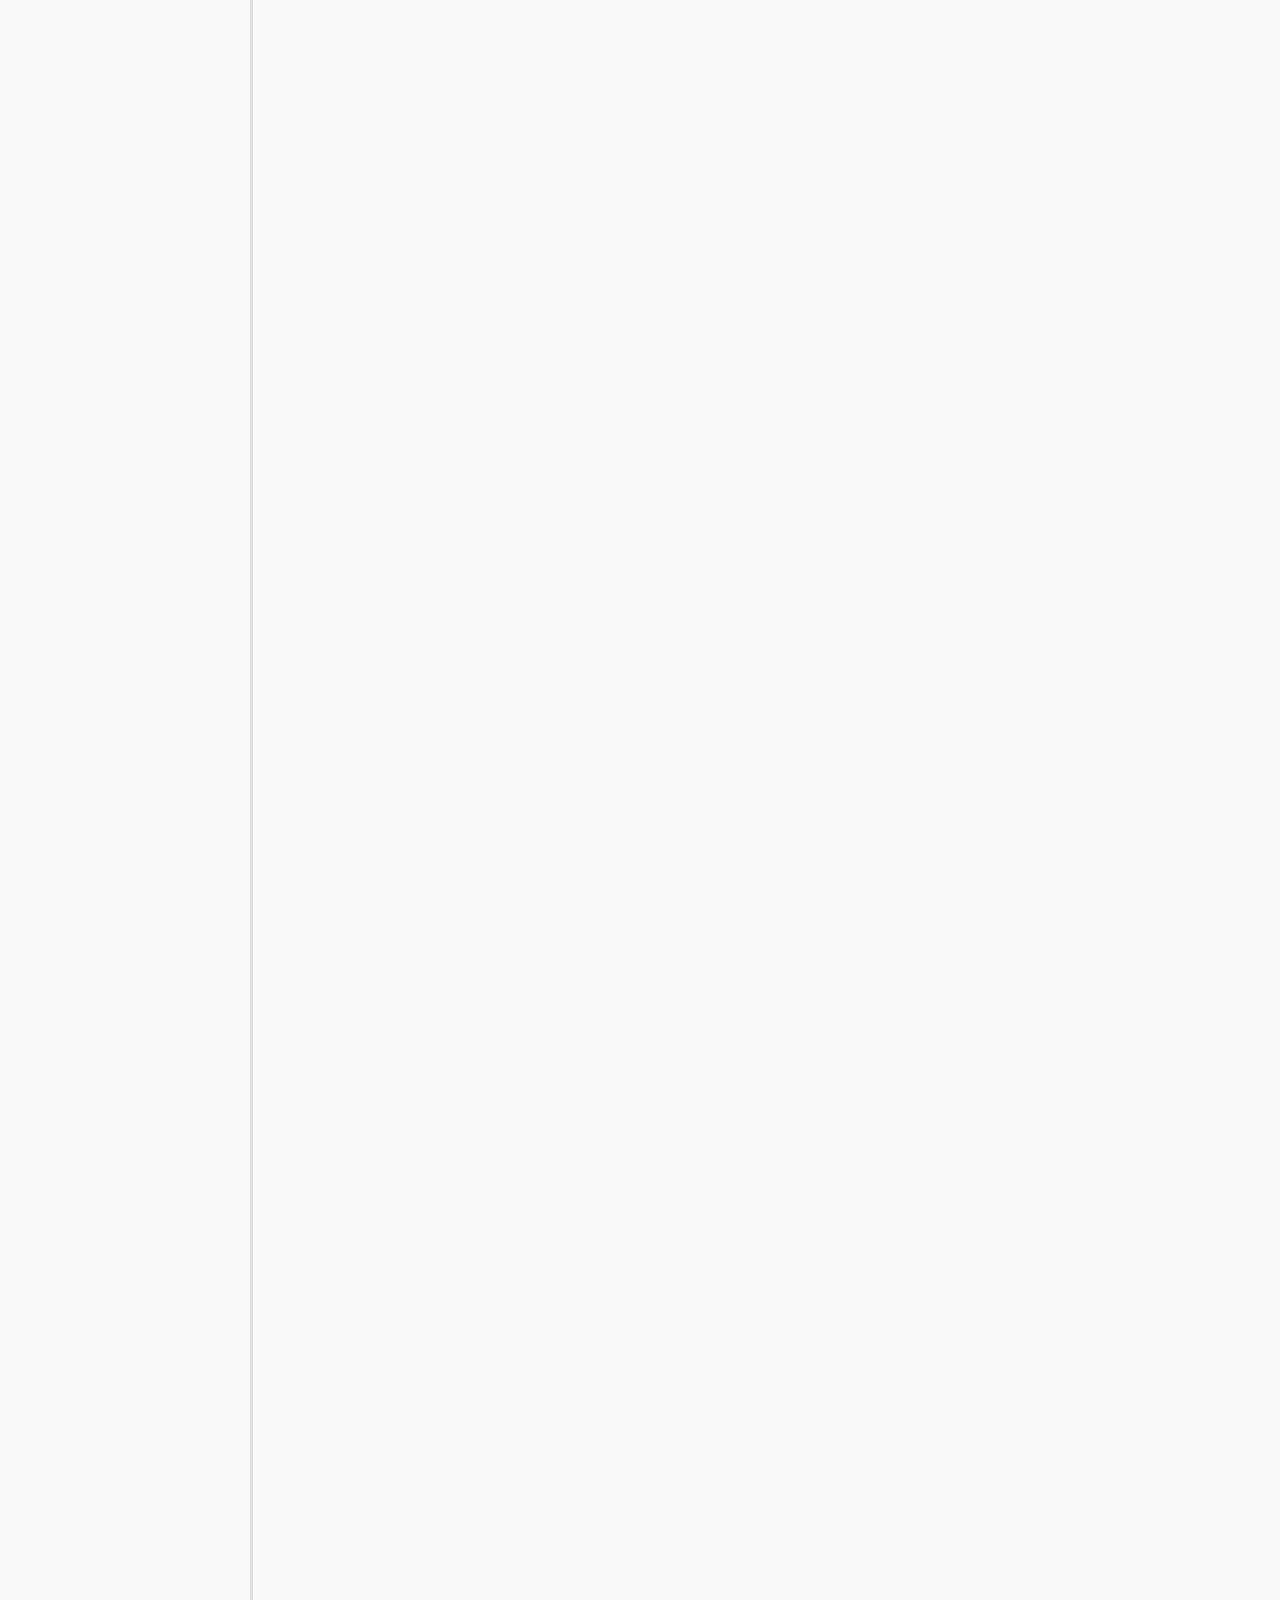
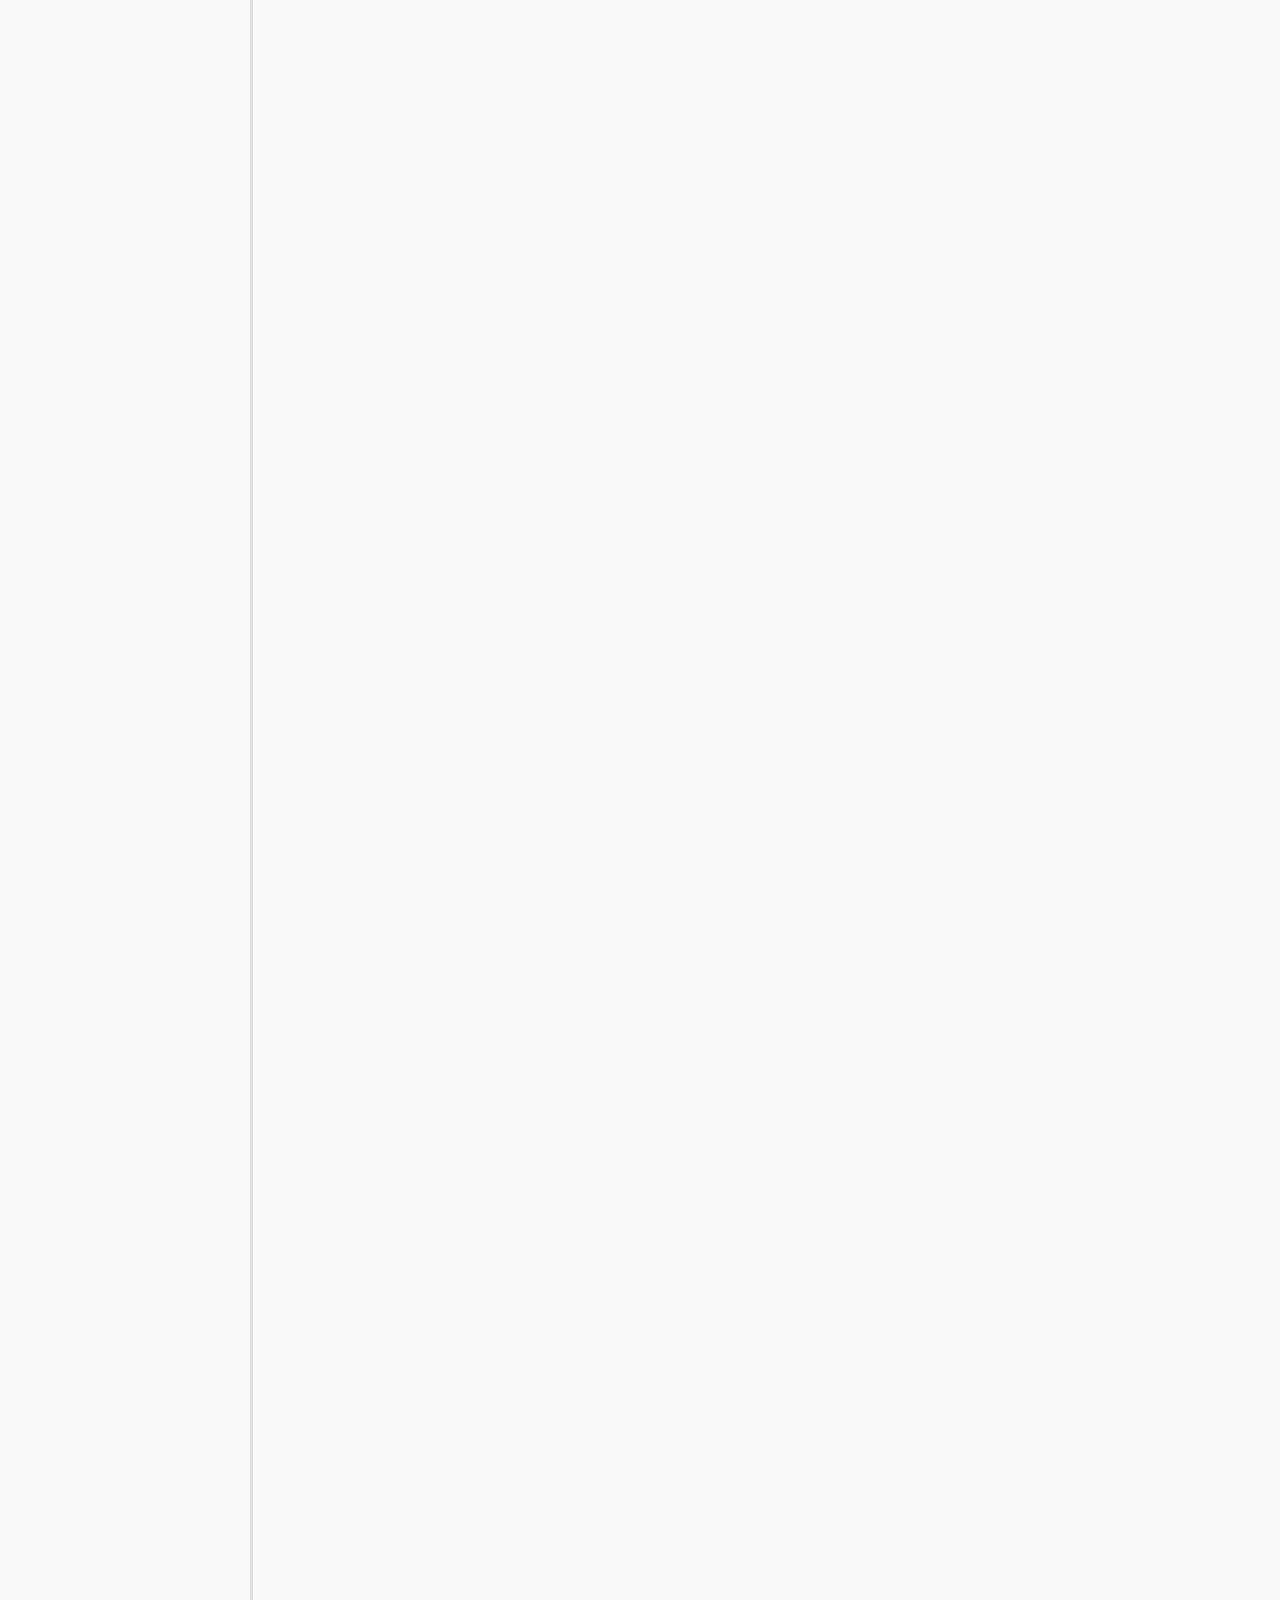
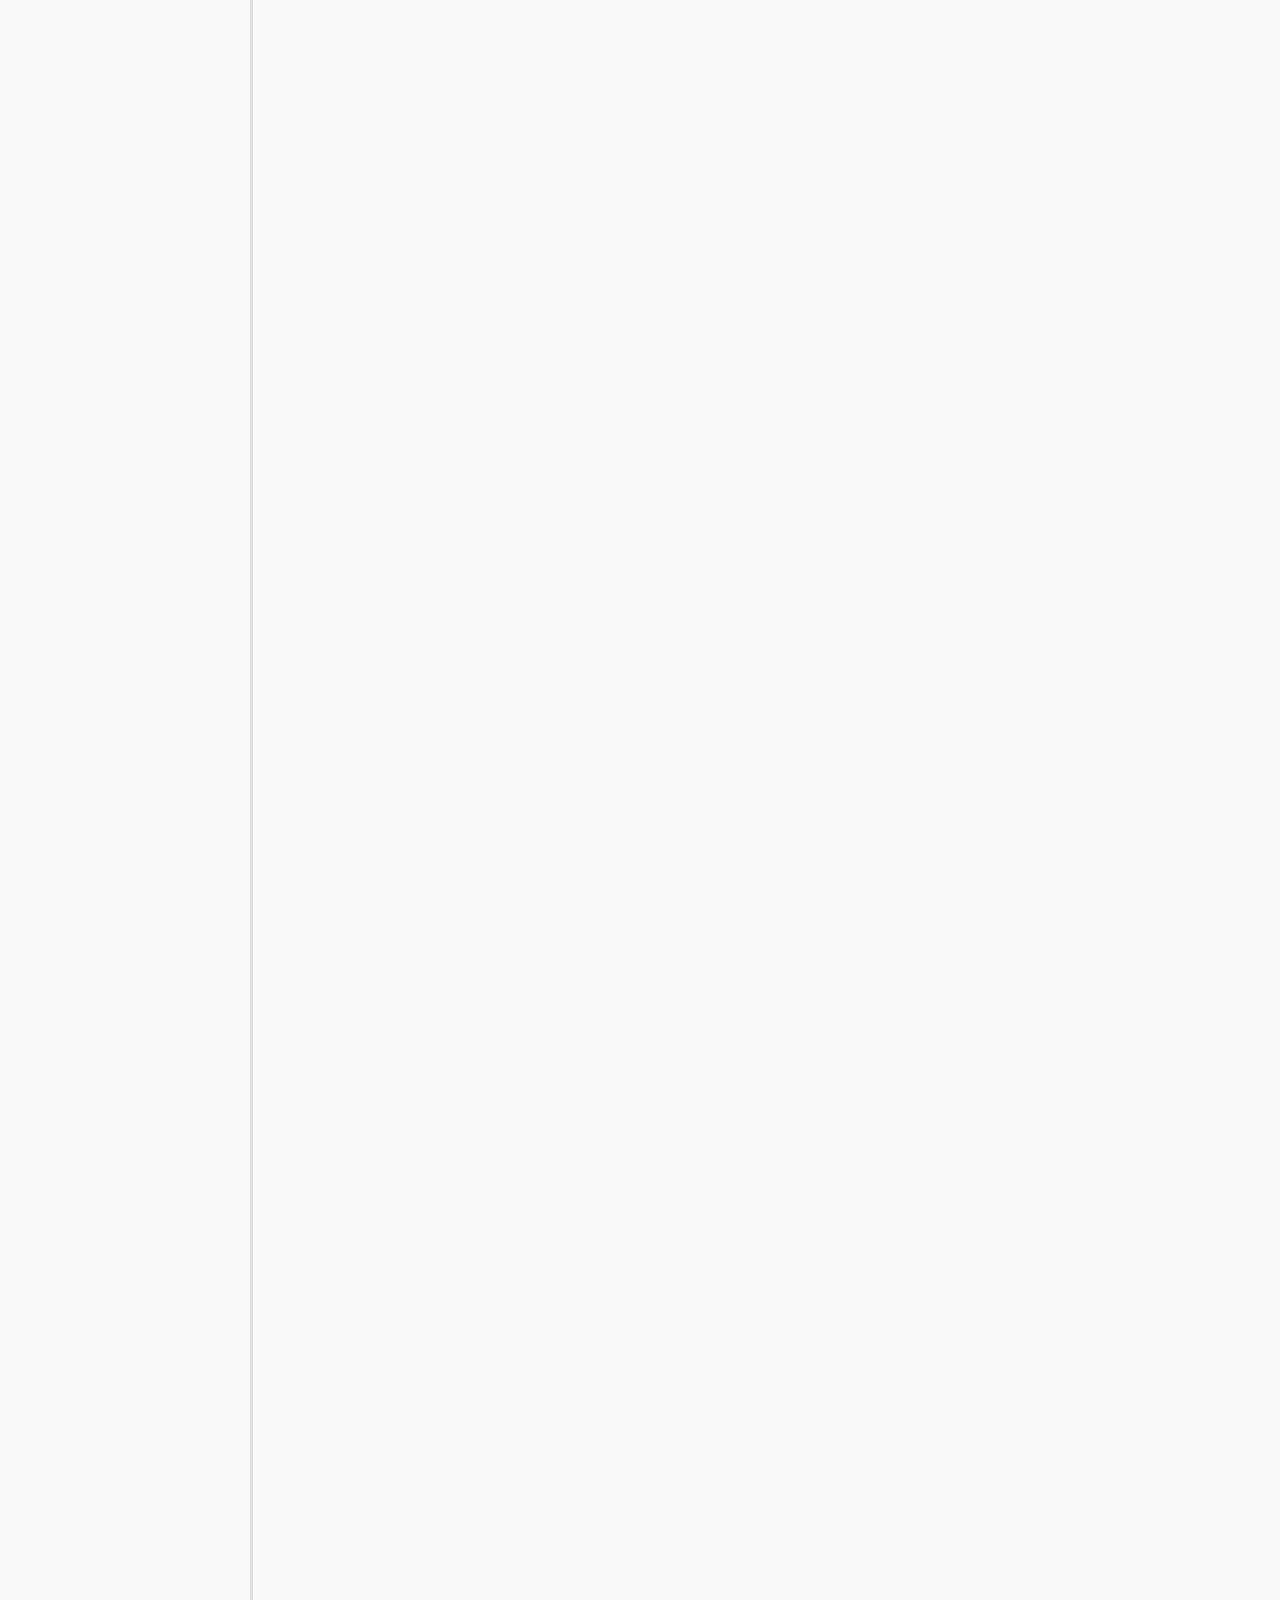
<file: start.html>
﻿<!DOCTYPE html>
<html xmlns="http://www.w3.org/1999/xhtml" xml:lang="en" lang="en">
<head>
    <title>Untitled Document</title>
    <meta http-equiv="Content-Type" content="text/html; charset=utf-8" />
    <meta http-equiv="X-UA-Compatible" content="IE=EmulateIE7" />
    <link type="text/css" href="resources/css/reset.css" rel="Stylesheet" />
    <link type="text/css" href="resources/css/default.css" rel="Stylesheet" />

    <script type="text/javascript">
        if (location.href.toString().indexOf('file://localhost/') == 0) {
            location.href = location.href.toString().replace('file://localhost/', 'file:///');
        }
    </script>

    <script type="text/javascript" src="resources/scripts/jquery-1.7.1.min.js"></script>
    <script type="text/javascript" src="resources/scripts/splitter.js"></script>
    <script type="text/javascript" src="resources/scripts/axutils.js"></script>
    <script type="text/javascript" src="resources/scripts/axprototype.js"></script>
    <script type="text/javascript" src="resources/scripts/messagecenter.js"></script>
    <script type="text/javascript" src="data/configuration.js"></script>
    <script type="text/javascript" src="data/sitemap.js"></script>
    <style type="text/css">

#outerContainer {
	width:1000px;
	height:20000px;
}

.vsplitbar {
	width: 3px;
	background: #DDD;
}

#rightPanel {
    background-color: White;
}

#leftPanel 
{
    /*min-width: 190px;*/
}

.splitterMask
{
   position:absolute;
   top: 0;
   left: 0;
   width: 100%;
   height: 100%;
   overflow: hidden;
   background-image: url(resources/images/transparent.gif);
   z-index: 20000;
}


    </style>
    <script type="text/javascript" language="JavaScript"><!--
        // isolate scope
        (function () {
            setUpController();

            var _settings = {};
            _settings.projectId = configuration.prototypeId;
            _settings.isAxshare = configuration.isAxshare;
            _settings.loadFeedbackPlugin = configuration.loadFeedbackPlugin;

            $axure.player.settings = _settings;

            $(window).bind('load', function () {
                if (CHROME_5_LOCAL && !$('body').attr('pluginDetected')) {
                    window.location = 'resources/chrome/chrome.html';
                }
            });

            $(document).ready(function () {

                $axure.page.bind('load.start', mainFrame_onload);
                $axure.messageCenter.addMessageListener(messageCenter_message);

                if ($axure.player.settings.loadFeedbackPlugin == true) {
                    if ($axure.player.settings.isAxshare == true) {
                        $axure.utils.loadJS('/Scripts/plugins/feedback/feedback.js');
                    } else {
                        $axure.utils.loadJS('http://share.axure.com/Scripts/plugins/feedback/feedback.js');
                    }
                }

                if(navigator.userAgent.indexOf("MSIE") >= 0) $('#outerContainer').width('100%');
                initialize();
                $('#outerContainer').splitter({
                    //outline: true,
                    sizeLeft: 250
                });
                $('#leftPanel').width(250);

                $(window).resize(function () {
                    resizeContent();
                });

                //                $('#outerContainer').resize(function() { return false; });

                $('#maximizePanelContainer').hide();

                initializeLogo();

                $(window).resize();
                //                $('#outerContainer').trigger('resize');
                resizeContent();
                if ($.browser.msie && $.browser.version == "6.0") {
                    // wait for ie to get to a good state and resize
                    setTimeout(function() { $('#outerContainer').trigger('resize'); }, 30);
                }
            });


        })();

        lastLeftPanelWidth = 250;

        function messageCenter_message(message, data) {
            if (message == 'expandFrame') expand();
        }

        function resizeContent() {
            var newHeight = $(window).height();
            var newWidth = $(window).width();
            
            var controlContainerHeight = newHeight - 37;
            if ($('#interfaceControlFrameLogoContainer').is(':visible')) {
                controlContainerHeight -= $('#interfaceControlFrameLogoContainer').height() + 16;
            }

            $('#outerContainer').height(newHeight).width(newWidth);
            $('#leftPanel').height(newHeight);
            $('#interfaceControlFrame').height(newHeight);
            $('#interfaceControlFrameContainer').height(controlContainerHeight);

            $('#rightPanel').height(newHeight);
            $('#mainFrame').height(newHeight);

            $('#rightPanel').width($(window).width() - $('#leftPanel').width() - $('.vsplitbar').width());
        }

        function collapse() {
            $('#maximizePanelContainer').show();
            lastLeftPanelWidth = $('#leftPanel').width();
            $('#leftPanel').hide();
            $('.vsplitbar').hide();
            $('#rightPanel').width($(window).width());
            $(window).resize();
            $('#outerContainer').trigger('resize');
        }

        function expand() {
            $('#maximizePanelContainer').hide();
            $('#leftPanel').width(lastLeftPanelWidth);
            $('#leftPanel').show();
            $('.vsplitbar').show();
            $('#rightPanel').width($(window).width() - $('#leftPanel').width() - $('.vsplitbar').width());
            $(window).resize();
            $('#outerContainer').trigger('resize');
        }

        function initialize() {
            var mainFrame = document.getElementById("mainFrame");
            var pageName = QueryString("Page");
            if (pageName.length > 0) {
                mainFrame.contentWindow.location.href = pageName + ".html";
            }
            else {
                mainFrame.contentWindow.location.href = 
                    (sitemap.rootNodes.length > 0 ? sitemap.rootNodes[0].url : "about:blank");
            }
        }

        function initializeLogo() {
            if (configuration.logoImagePath) {
                $('#interfaceControlFrameLogoImageContainer').html('<img id="logoImage" src="" />');
                $('#logoImage').attr('src', configuration.logoImagePath).load(function () {
                    resizeContent();
                });
            } else {
                $('#interfaceControlFrameLogoImageContainer').hide();
            }

            if (configuration.logoImageCaption) {
                $('#interfaceControlFrameLogoCaptionContainer').html(configuration.logoImageCaption);
            } else {
                $('#interfaceControlFrameLogoCaptionContainer').hide();
            }

            if (!$('#interfaceControlFrameLogoImageContainer').is(':visible') && !$('#interfaceControlFrameLogoCaptionContainer').is(':visible')) {
                $('#interfaceControlFrameLogoContainer').hide();
            }
        }

        function mainFrame_onload() {
            //var mainFrame = document.getElementById("mainFrame");
            if ($axure.page.pageName) {
                //document.title = mainFrame.contentWindow.PageName;
                document.title = $axure.page.pageName;
            }
        }

        function QueryString(query) {
            var qstring = self.location.href.split("?");
            if (qstring.length < 2) return ""

            var prms = qstring[1].split("&");
            var frmelements = new Array();
            var currprmeter, querystr = "";

            for (i = 0; i < prms.length; i++) {
                currprmeter = prms[i].split("=");
                frmelements[i] = new Array();
                frmelements[i][0] = currprmeter[0];
                frmelements[i][1] = currprmeter[1];
            }

            for (j = 0; j < frmelements.length; j++) {
                if (frmelements[j][0] == query) {
                    querystr = frmelements[j][1];
                    break;
                }
            }
            return querystr;
        }

--></script>

    <link type="text/css" rel="Stylesheet" href="plugins/sitemap/styles/sitemap.css" />
    <script type="text/javascript" src="plugins/sitemap/sitemap.js"></script>
    <link type="text/css" rel="Stylesheet" href="plugins/page_notes/styles/page_notes.css" />
    <script type="text/javascript" src="plugins/page_notes/page_notes.js"></script>

</head>
<body scroll="no">
    <div id="outerContainer">

        <div id="leftPanel">
            <div id="interfaceControlFrame">
                <div id="interfaceControlFrameMinimizeContainer">
                    <a title="Collapse Controls" id="interfaceControlFrameMinimizeButton" onclick="collapse();">&nbsp;</a>
                </div>
                <div id="interfaceControlFrameLogoContainer">
                    <div id="interfaceControlFrameLogoImageContainer"></div>
                    <div id="interfaceControlFrameLogoCaptionContainer"></div>
                </div>
                <div id="interfaceControlFrameHeaderContainer">
                    <ul id="interfaceControlFrameHeader">
                    </ul>
                </div>
                <div id="interfaceControlFrameContainer">
                </div>
            </div>
        </div>
        <div id="rightPanel">
            <iframe id="mainFrame" width="100%" height="100%" src="" frameborder="0"></iframe>
        </div>

    </div>

    <div id="maximizePanelContainer">
        <iframe id="expandFrame" src="resources/expand.html" width="100%" height="100%" scrolling="no" allowtransparency="true" frameborder="0"></iframe>
    </div>

</body>
</html>
</file>
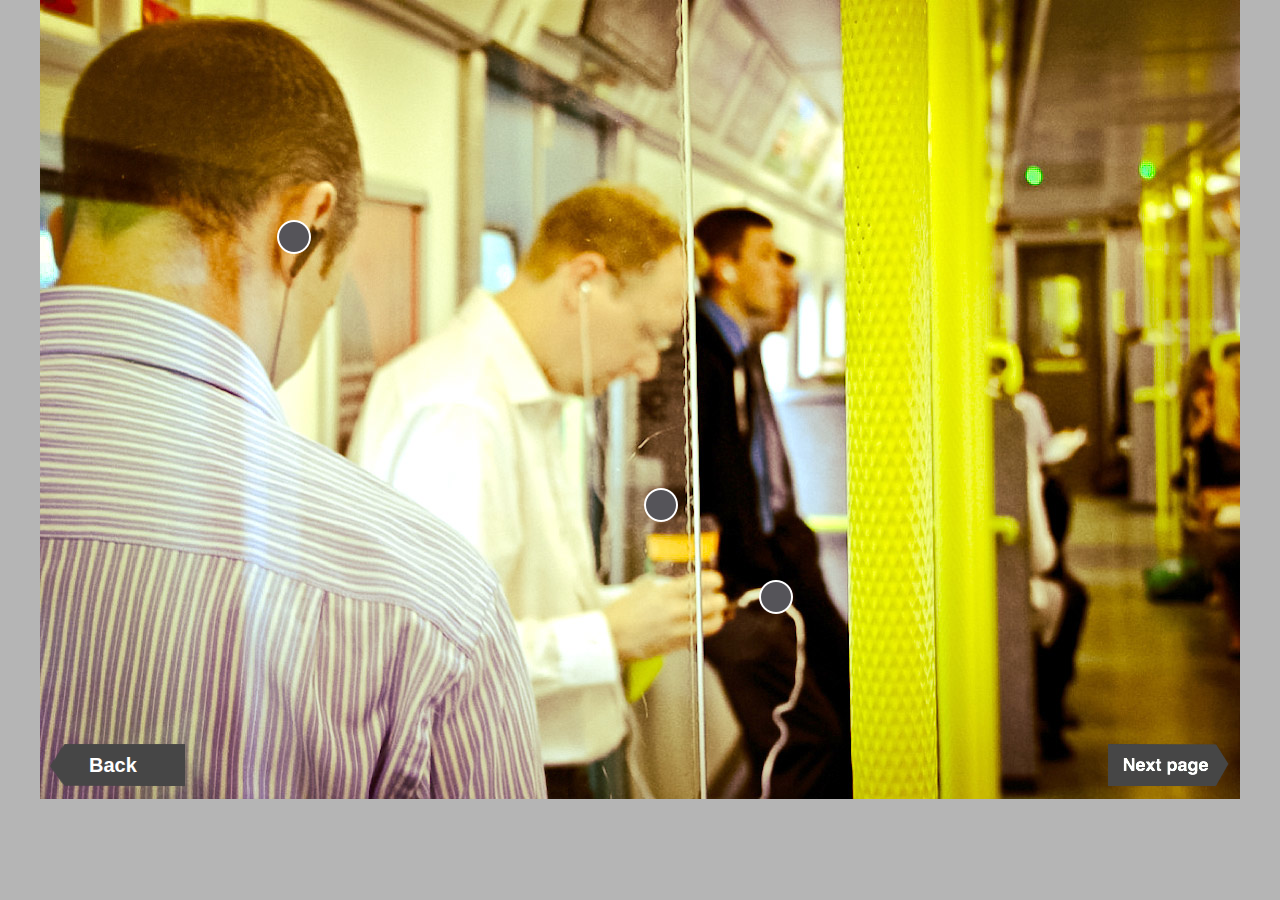
<file: Train_1.html>
﻿<html>
<head>
    <title>Train 1</title>
    <meta http-equiv="content-type" content="text/html; charset=utf-8"/>
    <meta http-equiv="imagetoolbar" content="no"/>
    <meta name="apple-mobile-web-app-capable" content="yes"/>
    <link href="resources/css/jquery-ui-themes.css" type="text/css" rel="stylesheet">
    <link href="resources/css/axure_rp_page.css" type="text/css" rel="stylesheet">
    <link href="Train_1_files/axurerp_pagespecificstyles.css" type="text/css" rel="stylesheet">
<!--[if IE 6]>
    <link href="Train_1_files/axurerp_pagespecificstyles_ie6.css" type="text/css" rel="stylesheet">
<![endif]-->
    <script src="data/sitemap.js"></script>
    <script src="resources/scripts/jquery-1.7.1.min.js"></script>
    <script src="resources/scripts/axutils.js"></script>
    <script src="resources/scripts/jquery-ui-1.8.10.custom.min.js"></script>
    <script src="resources/scripts/axurerp_beforepagescript.js"></script>
    <script src="resources/scripts/messagecenter.js"></script>
<script src='Train_1_files/data.js'></script>
</head>
<body>
<div id="main_container">

<div id="u0" class="u0_container"   >
<div id="u0_img" class="u0_normal detectCanvas"></div>
<div id="u1" class="u1" style="visibility:hidden;"  >
<div id="u1_rtf"></div>
</div>
</div>
<div id="u2" class="u2_container"   >
<div id="u2_img" class="u2_normal detectCanvas"></div>
<div id="u3" class="u3" style="visibility:hidden;"  >
<div id="u3_rtf"></div>
</div>
</div>
<div id="u4" class="u4_container"   >
<div id="u4_img" class="u4_normal detectCanvas"></div>
<div id="u5" class="u5" style="visibility:hidden;"  >
<div id="u5_rtf"></div>
</div>
</div>
<DIV id="u6" style="visibility:hidden;" data-label="Noisy">
<DIV id="pd1u6" style="visibility:hidden;" data-label="Noise 2">
<div id="u7" class="u7_container"   >
<div id="u7_img" class="u7_normal detectCanvas"></div>
<div id="u8" class="u8" style="visibility:hidden;"  >
<div id="u8_rtf"></div>
</div>
</div>
<div id="u9"  ></div>
<div id="u10"  ></div>
</DIV>
<DIV id="pd0u6" style="" data-label="Noise">
<div id="u11" class="u11_container"   >
<div id="u11_img" class="u11_normal detectCanvas"></div>
<div id="u12" class="u12" style="visibility:hidden;"  >
<div id="u12_rtf"></div>
</div>
</div>
<div id="u13"  ></div>
<div id="u14"  ></div>
</DIV>
</DIV>
<DIV id="u15" style="visibility:hidden;" data-label="coffee">
<DIV id="pd1u15" style="visibility:hidden;" data-label="coffee 2">
<div id="u16" class="u16_container"   >
<div id="u16_img" class="u16_normal detectCanvas"></div>
<div id="u17" class="u17" style="visibility:hidden;"  >
<div id="u17_rtf"></div>
</div>
</div>
<div id="u18"  ></div>
<div id="u19"  ></div>
</DIV>
<DIV id="pd0u15" style="" data-label="coffee 1">
<div id="u20" class="u20_container"   >
<div id="u20_img" class="u20_normal detectCanvas"></div>
<div id="u21" class="u21" style="visibility:hidden;"  >
<div id="u21_rtf"></div>
</div>
</div>
<div id="u22"  ></div>
<div id="u23"  ></div>
</DIV>
</DIV>
<div id="u24"  ></div>
<DIV id="u25" style="visibility:hidden;" data-label="Functional">
<DIV id="pd1u25" style="visibility:hidden;" data-label="State2">
<div id="u26" class="u26_container"   >
<div id="u26_img" class="u26_normal detectCanvas"></div>
<div id="u27" class="u27" style="visibility:hidden;"  >
<div id="u27_rtf"></div>
</div>
</div>
<div id="u28"  ></div>
<div id="u29"  ></div>
</DIV>
<DIV id="pd0u25" style="" data-label="State1">
<div id="u30" class="u30_container"   >
<div id="u30_img" class="u30_normal detectCanvas"></div>
<div id="u31" class="u31" style="visibility:hidden;"  >
<div id="u31_rtf"></div>
</div>
</div>
<div id="u32"  ></div>
<div id="u33"  ></div>
</DIV>
</DIV>
<div id="u34"  ></div>
<div id="u35" class="u35_container"   >
<div id="u35_img" class="u35_normal detectCanvas"></div>
<div id="u36" class="u36" style="visibility:hidden;"  >
<div id="u36_rtf"></div>
</div>
</div>
<div id="u37" class="u37_container"   >
<div id="u37_img" class="u37_normal detectCanvas"></div>
<div id="u38" class="u38" style="visibility:hidden;"  >
<div id="u38_rtf"></div>
</div>
</div>
<div id="u39" class="u39"  >
<div id="u39_rtf"><p style="text-align:left;"><span style="font-family:Arial;font-size:20px;font-weight:bold;font-style:normal;text-decoration:none;color:#FFFFFF;">Back</span></p></div>
</div>
<div id="u40"  ></div>
<div id="u41"  ></div>
<div id="u42" class="u42_container"   >
<div id="u42_img" class="u42_normal detectCanvas"></div>
<div id="u43" class="u43" style="visibility:hidden;"  >
<div id="u43_rtf"></div>
</div>
</div>
<div id="u44"  ></div>
</div>
<div class="preload"><img src="Train_1_files/u0_normal.png" width="1" height="1"/><img src="Train_1_files/u2_normal.png" width="1" height="1"/><img src="Train_1_files/u7_normal.png" width="1" height="1"/><img src="Train_1_files/u11_normal.png" width="1" height="1"/><img src="Train_1_files/u16_normal.png" width="1" height="1"/><img src="Train_1_files/u20_normal.png" width="1" height="1"/><img src="Train_1_files/u26_normal.png" width="1" height="1"/><img src="Train_1_files/u30_normal.png" width="1" height="1"/><img src="Train_1_files/u35_normal.png" width="1" height="1"/><img src="Train_1_files/u37_normal.png" width="1" height="1"/></div>
</body>
<script src="resources/scripts/axurerp_pagescript.js"></script>
<script src="Train_1_files/axurerp_pagespecificscript.js" charset="utf-8"></script>
</file>
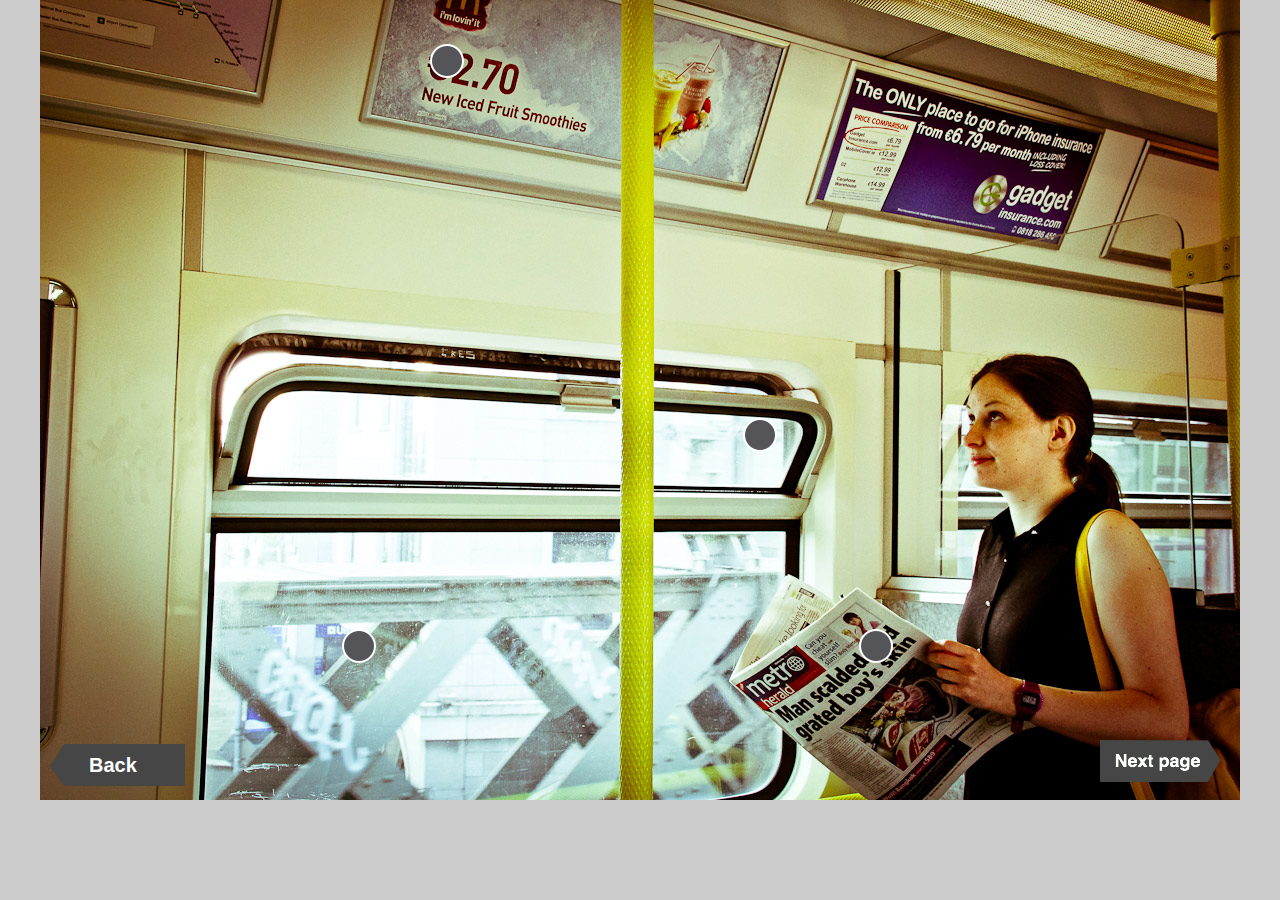
<file: Train_2.html>
﻿<html>
<head>
    <title>Train 2</title>
    <meta http-equiv="content-type" content="text/html; charset=utf-8"/>
    <meta http-equiv="imagetoolbar" content="no"/>
    <meta name="apple-mobile-web-app-capable" content="yes"/>
    <link href="resources/css/jquery-ui-themes.css" type="text/css" rel="stylesheet">
    <link href="resources/css/axure_rp_page.css" type="text/css" rel="stylesheet">
    <link href="Train_2_files/axurerp_pagespecificstyles.css" type="text/css" rel="stylesheet">
<!--[if IE 6]>
    <link href="Train_2_files/axurerp_pagespecificstyles_ie6.css" type="text/css" rel="stylesheet">
<![endif]-->
    <script src="data/sitemap.js"></script>
    <script src="resources/scripts/jquery-1.7.1.min.js"></script>
    <script src="resources/scripts/axutils.js"></script>
    <script src="resources/scripts/jquery-ui-1.8.10.custom.min.js"></script>
    <script src="resources/scripts/axurerp_beforepagescript.js"></script>
    <script src="resources/scripts/messagecenter.js"></script>
<script src='Train_2_files/data.js'></script>
</head>
<body>
<div id="main_container">

<div id="u0" class="u0_container"   >
<div id="u0_img" class="u0_normal detectCanvas"></div>
<div id="u1" class="u1" style="visibility:hidden;"  >
<div id="u1_rtf"></div>
</div>
</div>
<DIV id="u2" style="visibility:hidden;" data-label="window gaze">
<DIV id="pd1u2" style="visibility:hidden;" data-label="State2">
<div id="u3" class="u3_container"   >
<div id="u3_img" class="u3_normal detectCanvas"></div>
<div id="u4" class="u4" style="visibility:hidden;"  >
<div id="u4_rtf"></div>
</div>
</div>
<div id="u5"  ></div>
<div id="u6"  ></div>
</DIV>
<DIV id="pd0u2" style="" data-label="State1">
<div id="u7" class="u7_container"   >
<div id="u7_img" class="u7_normal detectCanvas"></div>
<div id="u8" class="u8" style="visibility:hidden;"  >
<div id="u8_rtf"></div>
</div>
</div>
<div id="u9"  ></div>
<div id="u10"  ></div>
</DIV>
</DIV>
<div id="u11" class="u11_container"   >
<div id="u11_img" class="u11_normal detectCanvas"></div>
<div id="u12" class="u12" style="visibility:hidden;"  >
<div id="u12_rtf"></div>
</div>
</div>
<div id="u13" class="u13_container"   >
<div id="u13_img" class="u13_normal detectCanvas"></div>
<div id="u14" class="u14" style="visibility:hidden;"  >
<div id="u14_rtf"></div>
</div>
</div>
<div id="u15" class="u15_container"   >
<div id="u15_img" class="u15_normal detectCanvas"></div>
<div id="u16" class="u16" style="visibility:hidden;"  >
<div id="u16_rtf"></div>
</div>
</div>
<DIV id="u17" style="visibility:hidden;" data-label="cards">
<DIV id="pd2u17" style="visibility:hidden;" data-label="State3">
<div id="u18" class="u18_container"   >
<div id="u18_img" class="u18_normal detectCanvas"></div>
<div id="u19" class="u19" style="visibility:hidden;"  >
<div id="u19_rtf"></div>
</div>
</div>
<div id="u20"  ></div>
<div id="u21"  ></div>
</DIV>
<DIV id="pd1u17" style="visibility:hidden;" data-label="State2">
<div id="u22" class="u22_container"   >
<div id="u22_img" class="u22_normal detectCanvas"></div>
<div id="u23" class="u23" style="visibility:hidden;"  >
<div id="u23_rtf"></div>
</div>
</div>
<div id="u24"  ></div>
<div id="u25"  ></div>
</DIV>
<DIV id="pd0u17" style="" data-label="State1">
<div id="u26" class="u26_container"   >
<div id="u26_img" class="u26_normal detectCanvas"></div>
<div id="u27" class="u27" style="visibility:hidden;"  >
<div id="u27_rtf"></div>
</div>
</div>
<div id="u28"  ></div>
<div id="u29"  ></div>
</DIV>
</DIV>
<DIV id="u30" style="visibility:hidden;" data-label="stickers">
<DIV id="pd1u30" style="visibility:hidden;" data-label="State2">
<div id="u31" class="u31_container"   >
<div id="u31_img" class="u31_normal detectCanvas"></div>
<div id="u32" class="u32" style="visibility:hidden;"  >
<div id="u32_rtf"></div>
</div>
</div>
<div id="u33"  ></div>
<div id="u34"  ></div>
</DIV>
<DIV id="pd0u30" style="" data-label="State1">
<div id="u35" class="u35_container"   >
<div id="u35_img" class="u35_normal detectCanvas"></div>
<div id="u36" class="u36" style="visibility:hidden;"  >
<div id="u36_rtf"></div>
</div>
</div>
<div id="u37"  ></div>
<div id="u38"  ></div>
</DIV>
</DIV>
<DIV id="u39" style="visibility:hidden;" data-label="metro">
<DIV id="pd1u39" style="visibility:hidden;" data-label="State2">
<div id="u40" class="u40_container"   >
<div id="u40_img" class="u40_normal detectCanvas"></div>
<div id="u41" class="u41" style="visibility:hidden;"  >
<div id="u41_rtf"></div>
</div>
</div>
<div id="u42"  ></div>
<div id="u43"  ></div>
</DIV>
<DIV id="pd0u39" style="" data-label="State1">
<div id="u44" class="u44_container"   >
<div id="u44_img" class="u44_normal detectCanvas"></div>
<div id="u45" class="u45" style="visibility:hidden;"  >
<div id="u45_rtf"></div>
</div>
</div>
<div id="u46"  ></div>
<div id="u47"  ></div>
</DIV>
</DIV>
<div id="u48"  ></div>
<div id="u49"  ></div>
<div id="u50"  ></div>
<div id="u51" class="u51_container"   >
<div id="u51_img" class="u51_normal detectCanvas"></div>
<div id="u52" class="u52" style="visibility:hidden;"  >
<div id="u52_rtf"></div>
</div>
</div>
<div id="u53"  ></div>
<div id="u54" class="u54_container"   >
<div id="u54_img" class="u54_normal detectCanvas"></div>
<div id="u55" class="u55" style="visibility:hidden;"  >
<div id="u55_rtf"></div>
</div>
</div>
<div id="u56"  ></div>
<div id="u57" class="u57_container"   >
<div id="u57_img" class="u57_normal detectCanvas"></div>
<div id="u58" class="u58" style="visibility:hidden;"  >
<div id="u58_rtf"></div>
</div>
</div>
<div id="u59" class="u59"  >
<div id="u59_rtf"><p style="text-align:left;"><span style="font-family:Arial;font-size:20px;font-weight:bold;font-style:normal;text-decoration:none;color:#FFFFFF;">Back</span></p></div>
</div>
<div id="u60"  ></div>
</div>
<div class="preload"><img src="Train_2_files/u0_normal.png" width="1" height="1"/><img src="Train_2_files/u3_normal.png" width="1" height="1"/><img src="Train_2_files/u7_normal.png" width="1" height="1"/><img src="Train_2_files/u11_normal.png" width="1" height="1"/><img src="Train_2_files/u18_normal.png" width="1" height="1"/><img src="Train_2_files/u22_normal.png" width="1" height="1"/><img src="Train_2_files/u26_normal.png" width="1" height="1"/><img src="Train_2_files/u31_normal.png" width="1" height="1"/><img src="Train_2_files/u35_normal.png" width="1" height="1"/><img src="Train_2_files/u40_normal.png" width="1" height="1"/><img src="Train_2_files/u44_normal.png" width="1" height="1"/><img src="Train_2_files/u54_normal.png" width="1" height="1"/><img src="Train_2_files/u57_normal.png" width="1" height="1"/></div>
</body>
<script src="resources/scripts/axurerp_pagescript.js"></script>
<script src="Train_2_files/axurerp_pagespecificscript.js" charset="utf-8"></script>
</file>
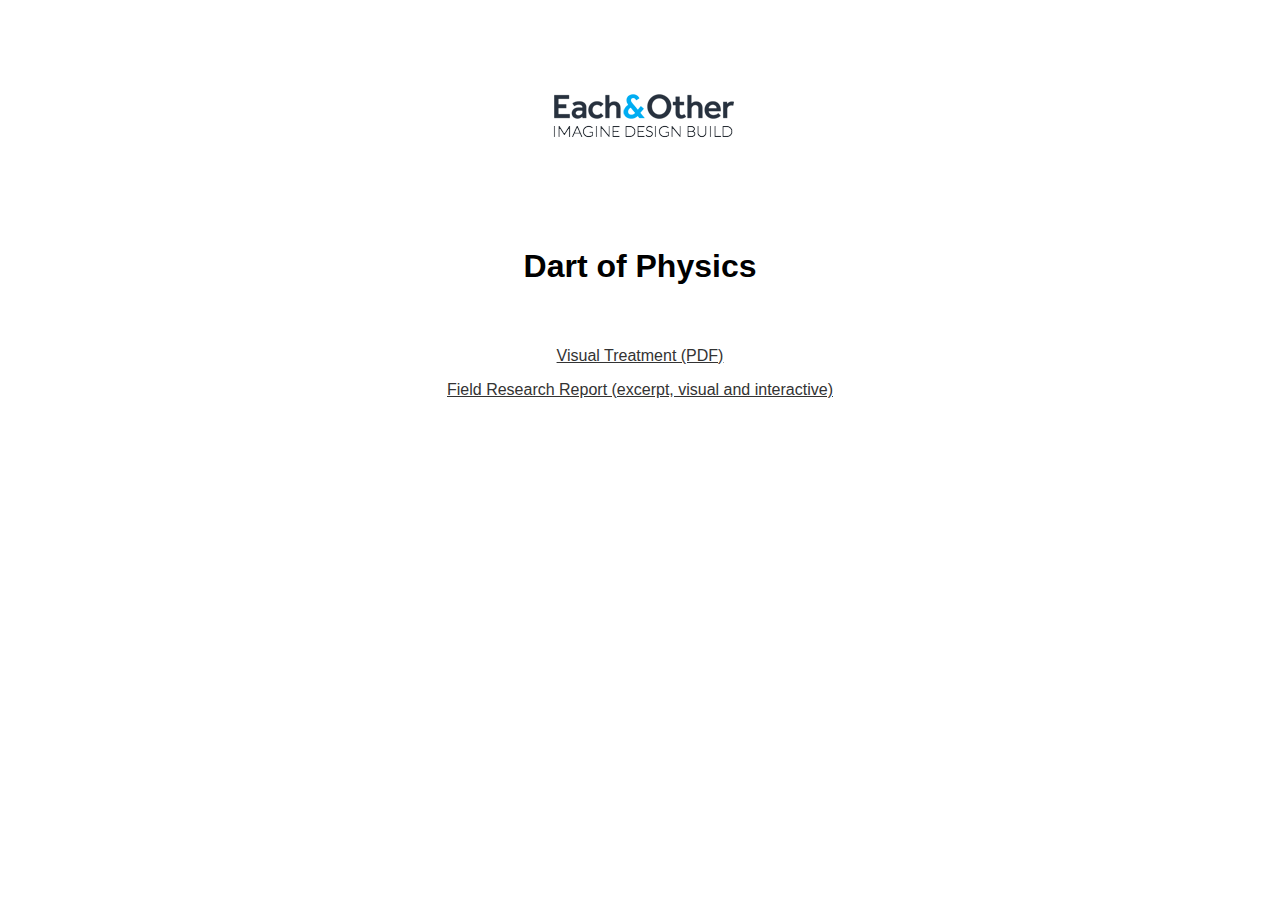
<file: resources/reload.html>
﻿<html>
	<head>
		<title></title>
	</head>
	<body>
	
	<script language="javascript">
	function getUrl() {
      var query = window.location.hash.substring(1);
      var vars = query.split("&&&");
      for (var i=0;i<vars.length;i++) {
        var url = vars[i];
        return decodeURI(url).replace("html%23","html#");
      } 
    }

    var rel = '../';
    var url = getUrl();
    if (url.indexOf(":") > 0 && url.indexOf(":") < 10) rel = '';
	self.location.href = rel + url;
	</script>
	
	</body>
</html>
</file>
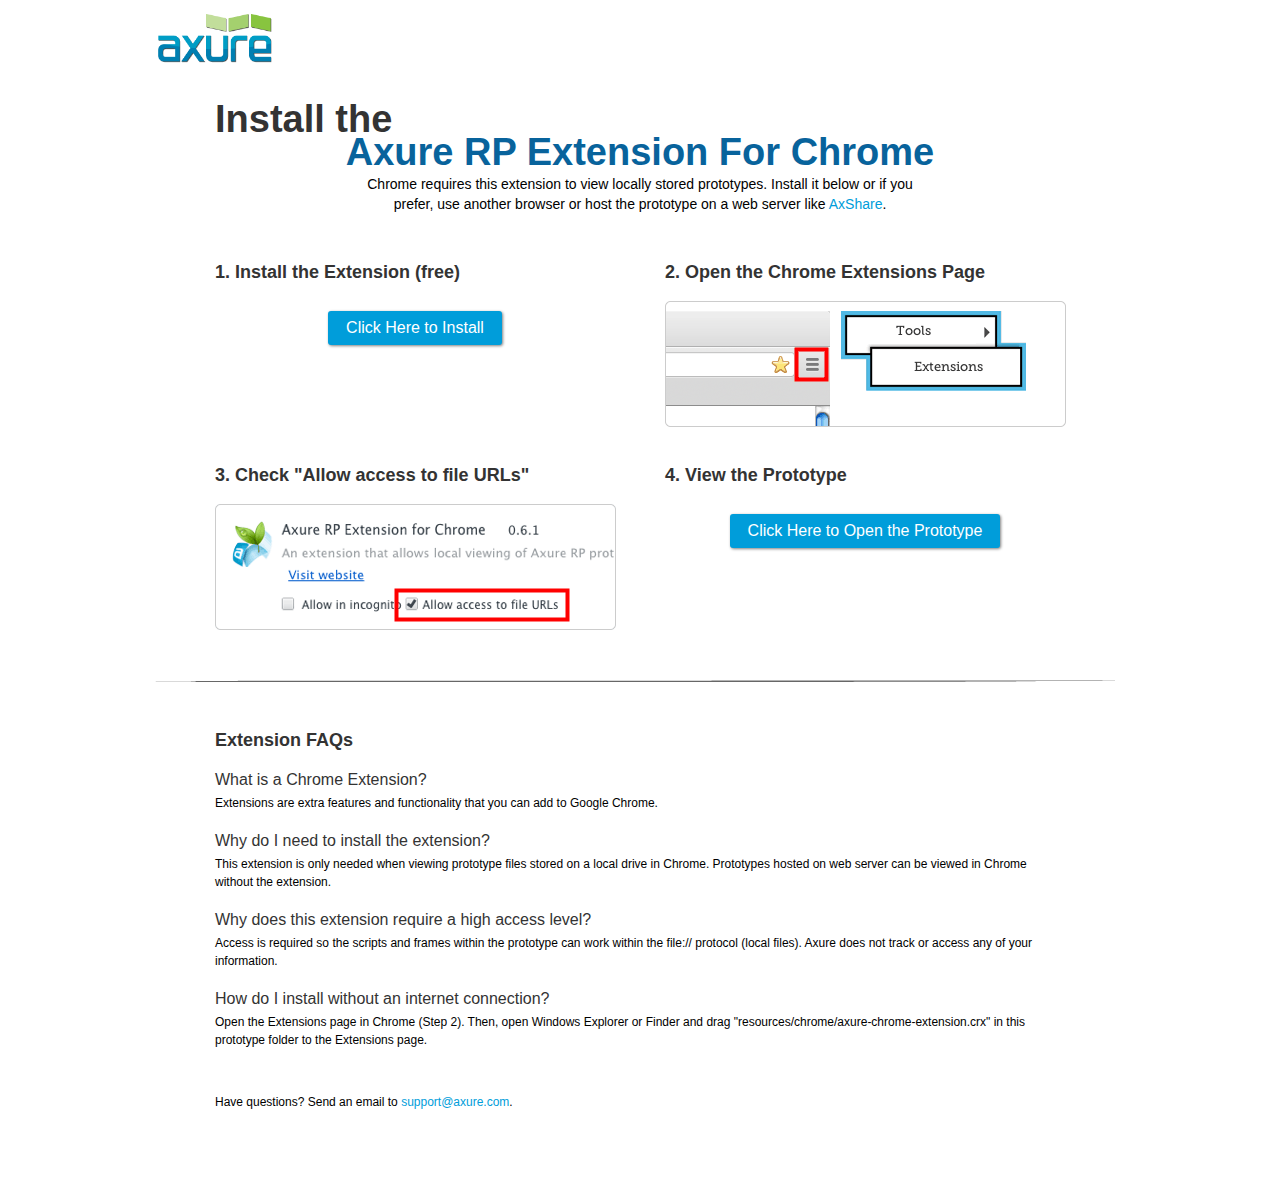
<file: resources/chrome/chrome.html>
<html>
    <head>
        <title>Install the Axure RP Chrome Extension</title>
        <style type="text/css">
            *
            {
                font-family: Helvetica, Arial, sans-serif;
            }
            
            body
            {
                text-align: center;
            }
            
            p
            {
                font-size: 12px;
                line-height: 18px;
            }
            
            div.container
            {
                left: -260px;
                width: 970px;
                margin-left: auto;
                margin-right: auto;
                text-align: left;
            }
            
            a
            {
                text-decoration: none;
                color: #009dda;
            }
            
            a.button
            {
                background: #009dda;
                font: normal 16px Arial, sans-serif;
                color: #FFFFFF;
                padding: 8px 18px 8px 18px;
                border: 0;
                display: inline-block;
                border-radius: 3px;
                box-shadow: 1px 1px 3px gray;
                margin-top: 10px;
            }
            
            a:hover.button
            {
                opacity: .8;
            }
            
            div.left
            {
                width: 400px;
                margin-left: 60px;
                float: left;
            }
            
            div.right
            {
                width: 400px;
                margin-right: 60px;
                float: right;
            }
            
            div.buttonContainer
            {
                text-align: center;
            }
            
            h1
            {
                font-size: 38px;
                font-weight: bold;
                color: #333333;
                margin: 0px 0px 0px 60px;
            }
            
            h2
            {
                font-size: 38px;
                font-weight: bold;
                color: #08639C;
                text-align: center;
                margin: 0px 0px 0px 0px;
            }
            
            h3
            {
                font-size: 18px;
                color: #333333;
            }
            
            span.faq
            {
                font-size: 16px;
                font-weight: normal;
                color: #333333;
                display: block;
                margin: 20px 0px 5px 0px;
            }
        </style>
    </head>
<body>
    <div class="container">
        <img src="axure_logo.png"/>
        
        <div style="clear: both; height: 30px;">&nbsp;</div>

        <div style="margin-left: 0px;"><h1>Install the</h1></div>
        <div style="margin-top: -10px;"><h2>Axure RP Extension For Chrome</h2></div>
        <div style="margin: 0px 0px 0px 0px; text-align: center; width: 550px; margin: auto;">
            <p style="font-size: 14px; line-height: 20px; margin: 0px 0px 0px 0px;">Chrome requires this extension to view locally stored prototypes. Install it below or if you prefer, use another browser or host the prototype on a web server like <a href="https://share.axure.com">AxShare</a>.</p>
        </div>
	
        <div style="clear: both; height: 30px;">&nbsp;</div>

        <div class="left">
            <h3>1. Install the Extension (free)</h3>
            <div class="buttonContainer">
                <a class="button" href="https://chrome.google.com/webstore/detail/dogkpdfcklifaemcdfbildhcofnopogp" target="_blank">Click Here to Install</a>
            </div>
        </div>
        <div class="right">
            <h3>2. Open the Chrome Extensions Page</h3>
            <img src="extensions_menu.gif"/>
        </div>
        
        <div style="clear: both; height: 20px;">&nbsp;</div>

        <div class="left">
            <h3>3. Check "Allow access to file URLs"</h3>
            <img src="allow_access.gif"/>
        </div>
        
        <div class="right">
            <h3>4. View the Prototype</h3>
            <div class="buttonContainer">
                <a class="button" href="../../start.html">Click Here to Open the Prototype</a>
            </div>
        </div>
        
        <div style="clear: both; height: 50px;"></div>

        <img src="splitter.png"/>
        
        <div style="clear: both; height: 30px;"></div>
        
        <div style="margin: 0px 60px 0px 60px;">
            <h3>Extension FAQs</h3>
            <p>
                <span class="faq">What is a Chrome Extension?<br/></span>
                Extensions are extra features and functionality that you can add to Google Chrome.
            </p>
            <p>
                <span class="faq">Why do I need to install the extension?<br/></span>
                This extension is only needed when viewing prototype files stored on a local drive in Chrome. Prototypes hosted on web server can be viewed in Chrome without the extension.
            </p>
            <p>
                <span class="faq">Why does this extension require a high access level?<br/></span>
                Access is required so the scripts and frames within the prototype can work within the file:// protocol (local files). Axure does not track or access any of your information.
            </p>
            <p>
                <span class="faq">How do I install without an internet connection?<br/></span>
                Open the Extensions page in Chrome (Step 2). Then, open Windows Explorer or Finder and drag "resources/chrome/axure-chrome-extension.crx" in this prototype folder to the Extensions page.
            </p>
        
            <div style="clear: both; height: 20px;"></div>

            <p>
                Have questions? Send an email to <a href="mailto:support@axure.com">support@axure.com</a>.
            </p>
            
            <div style="clear: both; height: 60px;"></div>

        </div>
    </div>
</body>
</html>
</file>
<file: resources/css/axure_rp_page.css>
﻿p 
{
	margin: 0px;
}

iframe
{
	background: #FFFFFF;
}

div.intcases 
{
	font-family: arial; 
	font-size: 12px;
    text-align:left; 
	border:1px solid #AAA; 
	background:#FFF none repeat scroll 0% 0%; 
	z-index:9999; 
	visibility:hidden; 
	position:absolute;
    padding: 0px;
    border-radius: 3px;
}

div.intcaselink
{
	cursor: pointer;
    padding: 3px 8px 3px 8px;
    margin: 5px;
	background:#EEE none repeat scroll 0% 0%; 
	border:1px solid #AAA;
    border-radius: 3px;
}

div.annnoteimage
{
	position: absolute;
	font-size: 0px;
	width: 16px;
	height: 12px;
	cursor: help;
	background-image: url(images/note.gif);
	background-repeat: no-repeat;
}

div.annnotelabel
{
	position: absolute;
	font-family: Arial;
	font-size: 10px;
	border: 1px solid #666666;
	cursor: help;
	background:#DDDD00 none repeat scroll 0% 0%; 
	padding-left:3px; 
	padding-right:3px;
	white-space: nowrap;
}
 
.annotationName 
{
	font-size: .7em;
	font-weight: bold;
	margin-bottom: .2em;
	white-space: nowrap;
}

.annotation 
{
	font-size: .7em;
	padding-left: .2em;
	margin-bottom: 1em;
}

/* this is a fix for the issue where dialogs jump around and takes the text-align from the body */
.dialogFix 
{
    position:absolute;
    text-align:left;
}
</file>
<file: Home_files/axurerp_pagespecificstyles.css>
﻿body {
    margin: 0px;
    text-align: center;
}

div {
    background-repeat: no-repeat;
}

.raw_image {
    width: 100%;
    height: 100%;
}

.preload {
    display: none;
}
#main_container {
    position: relative;
    left: -0px;
    width: 1214px;
    margin-left: auto;
    margin-right: auto;
    text-align: left;
}

.form_sketch {
    border-color: transparent;
    background-color: transparent;
}

.u0_normal {
    background-image: url('../Home_files/u0_normal.png');
}

.u0_container {
    position:absolute;
    left:0px;
    top:202px;
    width:1200px;
    height:800px;
}

#u0_img {
    position:absolute;
    left:0px;
    top:0px;
    width:1200px;
    height:800px;
}

.u1 {
    position:absolute;
    left:2px;
    top:392px;
    width:1196px;
    height:16px;
    ;
    ;
    ;
    font-family:Arial;
    text-align:left;
    word-wrap:break-word;
}

.u2_normal {
    background-image: url('../Home_files/u2_normal.png');
}

.u2_container {
    position:absolute;
    left:66px;
    top:288px;
    width:688px;
    height:333px;
}

#u2_img {
    position:absolute;
    left:-3px;
    top:-3px;
    width:694px;
    height:339px;
}

.u3 {
    position:absolute;
    left:2px;
    top:158px;
    width:684px;
    height:16px;
    ;
    ;
    ;
    font-family:Arial;
    text-align:left;
    word-wrap:break-word;
}

.u4_normal {
    background-image: url('../Home_files/u4_normal.png');
}

.u4_container {
    position:absolute;
    left:813px;
    top:288px;
    width:300px;
    height:333px;
}

#u4_img {
    position:absolute;
    left:-3px;
    top:-3px;
    width:306px;
    height:339px;
}

.u5 {
    position:absolute;
    left:2px;
    top:158px;
    width:296px;
    height:16px;
    ;
    ;
    ;
    font-family:Arial;
    text-align:left;
    word-wrap:break-word;
}

.u6_normal {
    background-image: url('../Home_files/u6_normal.png');
}

.u6_container {
    position:absolute;
    left:103px;
    top:99px;
    width:221px;
    height:60px;
}

#u6_img {
    position:absolute;
    left:0px;
    top:0px;
    width:221px;
    height:60px;
}

.u7 {
    position:absolute;
    left:2px;
    top:22px;
    width:217px;
    height:16px;
    ;
    ;
    ;
    font-family:Arial;
    text-align:left;
    word-wrap:break-word;
}

.u8 {
    position:absolute;
    left:785px;
    top:80px;
    width:314px;
    height:98px;
    ;
    ;
    ;
    font-family:Arial;
    text-align:left;
    word-wrap:break-word;
}

.u9 {
    position:absolute;
    left:837px;
    top:300px;
    width:293px;
    height:47px;
    ;
    ;
    ;
    font-family:Arial;
    text-align:left;
    word-wrap:break-word;
}

.u10 {
    position:absolute;
    left:952px;
    top:0px;
    width:147px;
    height:48px;
    ;
    ;
    ;
    font-family:Arial;
    text-align:left;
    word-wrap:break-word;
}

.u11_normal {
    background-image: url('../Home_files/u11_normal.png');
}

.u11_container {
    position:absolute;
    left:960px;
    top:563px;
    width:141px;
    height:42px;
}

#u11_img {
    position:absolute;
    left:0px;
    top:0px;
    width:141px;
    height:42px;
}

.u12 {
    position:absolute;
    left:2px;
    top:13px;
    width:137px;
    height:16px;
    ;
    ;
    ;
    font-family:Arial;
    text-align:left;
    word-wrap:break-word;
}

.u13_normal {
    background-image: url('../Home_files/u13_normal.png');
}

.u13_container {
    position:absolute;
    left:954px;
    top:420px;
    width:36px;
    height:36px;
}

#u13_img {
    position:absolute;
    left:0px;
    top:0px;
    width:36px;
    height:36px;
}

.u14 {
    position:absolute;
    left:2px;
    top:10px;
    width:32px;
    height:16px;
    ;
    ;
    ;
    font-family:Arial;
    text-align:left;
    word-wrap:break-word;
}

.u15 {
    position:absolute;
    left:843px;
    top:347px;
    width:260px;
    height:86px;
    ;
    ;
    ;
    font-family:Arial;
    text-align:left;
    word-wrap:break-word;
}

.u16 {
    position:absolute;
    left:840px;
    top:489px;
    width:260px;
    height:64px;
    ;
    ;
    ;
    font-family:Arial;
    text-align:left;
    word-wrap:break-word;
}

.u17 {
    position:absolute;
    left:94px;
    top:288px;
    width:696px;
    height:16px;
    ;
    ;
    ;
    font-family:Arial;
    text-align:left;
    word-wrap:break-word;
}

.u18 {
    position:absolute;
    left:94px;
    top:338px;
    width:638px;
    height:200px;
    ;
    ;
    ;
    font-family:Arial;
    text-align:left;
    word-wrap:break-word;
}

.u19 {
    position:absolute;
    left:94px;
    top:300px;
    width:344px;
    height:24px;
    ;
    ;
    ;
    font-family:Arial;
    text-align:left;
    word-wrap:break-word;
}

.u20 {
    position:absolute;
    left:94px;
    top:582px;
    width:449px;
    height:24px;
    ;
    ;
    ;
    font-family:Arial;
    text-align:left;
    word-wrap:break-word;
}

.u21_normal {
    background-image: url('../Home_files/u21_normal.png');
}

.u21_container {
    position:absolute;
    left:991px;
    top:376px;
    width:61px;
    height:71px;
}

#u21_img {
    position:absolute;
    left:0px;
    top:0px;
    width:61px;
    height:71px;
}

.u22 {
    position:absolute;
    left:2px;
    top:28px;
    width:57px;
    height:16px;
    ;
    ;
    ;
    font-family:Arial;
    text-align:left;
    word-wrap:break-word;
}

.u23_normal {
    background-image: url('../Home_files/u23_normal.png');
}

.u23_container {
    position:absolute;
    left:1048px;
    top:227px;
    width:119px;
    height:42px;
}

#u23_img {
    position:absolute;
    left:0px;
    top:0px;
    width:119px;
    height:42px;
}

.u24 {
    position:absolute;
    left:2px;
    top:13px;
    width:115px;
    height:16px;
    ;
    ;
    ;
    font-family:Arial;
    text-align:left;
    word-wrap:break-word;
}

.u25 {
    position:absolute;
    left:1057px;
    top:236px;
    width:150px;
    height:23px;
    ;
    ;
    ;
    font-family:Arial;
    text-align:left;
    word-wrap:break-word;
}

#u26 {
    position:absolute;
    left:1041px;
    top:218px;
    width:134px;
    height:60px;
    ;
    ;
    ;
    background-image: url('../resources/images/transparent.gif');
    overflow:hidden;
}

#u27 {
    position:absolute;
    left:963px;
    top:545px;
    width:156px;
    height:92px;
    ;
    ;
    ;
    background-image: url('../resources/images/transparent.gif');
    overflow:hidden;
}

.u28_normal {
    background-image: url('../Home_files/u28_normal.png');
}

.u28_container {
    position:absolute;
    left:834px;
    top:563px;
    width:119px;
    height:42px;
}

#u28_img {
    position:absolute;
    left:0px;
    top:0px;
    width:119px;
    height:42px;
}

.u29 {
    position:absolute;
    left:2px;
    top:13px;
    width:115px;
    height:16px;
    ;
    ;
    ;
    font-family:Arial;
    text-align:left;
    word-wrap:break-word;
}

.u30 {
    position:absolute;
    left:873px;
    top:573px;
    width:150px;
    height:23px;
    ;
    ;
    ;
    font-family:Arial;
    text-align:left;
    word-wrap:break-word;
}

.u31 {
    position:absolute;
    left:392px;
    top:583px;
    width:100px;
    height:25px;
    ;
    ;
    text-align: center;;
    font-family:'Arial';
    font-size: 18px;
    color:#000000;
    font-style:normal;
    font-weight:bold;
    text-decoration:none;
    
}

.u32_normal {
    background-image: url('../Home_files/u23_normal.png');
}

.u32_container {
    position:absolute;
    left:1055px;
    top:774px;
    width:119px;
    height:42px;
}

#u32_img {
    position:absolute;
    left:0px;
    top:0px;
    width:119px;
    height:42px;
}

.u33 {
    position:absolute;
    left:2px;
    top:13px;
    width:115px;
    height:16px;
    ;
    ;
    ;
    font-family:Arial;
    text-align:left;
    word-wrap:break-word;
}

.u34 {
    position:absolute;
    left:1064px;
    top:783px;
    width:150px;
    height:23px;
    ;
    ;
    ;
    font-family:Arial;
    text-align:left;
    word-wrap:break-word;
}

#u35 {
    position:absolute;
    left:1048px;
    top:765px;
    width:134px;
    height:60px;
    ;
    ;
    ;
    background-image: url('../resources/images/transparent.gif');
    overflow:hidden;
}

.u36_normal {
    background-image: url('../Home_files/u36_normal.png');
}

.u36_container {
    position:absolute;
    left:0px;
    top:171px;
    width:1200px;
    height:31px;
}

#u36_img {
    position:absolute;
    left:-3px;
    top:-3px;
    width:1206px;
    height:37px;
}

.u37 {
    position:absolute;
    left:2px;
    top:8px;
    width:1196px;
    height:16px;
    ;
    ;
    ;
    font-family:Arial;
    text-align:left;
    word-wrap:break-word;
}

#u38 {
    position:absolute;
    left:66px;
    top:583px;
    width:689px;
    height:532px;
    overflow:hidden;
}

#pd0u38 {
    position:absolute;
    left:0px;
    top:0px;
    width:689px;
    height:532px;
    
}

.u39_normal {
    background-image: url('../Home_files/u39_normal.png');
}

.u39_container {
    position:absolute;
    left:0px;
    top:36px;
    width:687px;
    height:446px;
}

#u39_img {
    position:absolute;
    left:-3px;
    top:-3px;
    width:693px;
    height:452px;
}

.u40 {
    position:absolute;
    left:2px;
    top:215px;
    width:683px;
    height:16px;
    ;
    ;
    ;
    font-family:Arial;
    text-align:left;
    word-wrap:break-word;
}

.u41_normal {
    background-image: url('../Home_files/u41_normal.png');
}

.u41_container {
    position:absolute;
    left:27px;
    top:38px;
    width:638px;
    height:217px;
}

#u41_img {
    position:absolute;
    left:0px;
    top:0px;
    width:638px;
    height:217px;
}

.u42 {
    position:absolute;
    left:2px;
    top:100px;
    width:634px;
    height:16px;
    ;
    ;
    ;
    font-family:Arial;
    text-align:left;
    word-wrap:break-word;
}

.u43 {
    position:absolute;
    left:27px;
    top:316px;
    width:419px;
    height:112px;
    ;
    ;
    ;
    font-family:Arial;
    text-align:left;
    word-wrap:break-word;
}

.u44 {
    position:absolute;
    left:27px;
    top:285px;
    width:558px;
    height:24px;
    ;
    ;
    ;
    font-family:Arial;
    text-align:left;
    word-wrap:break-word;
}

.u45 {
    position:absolute;
    left:325px;
    top:0px;
    width:100px;
    height:25px;
    ;
    ;
    text-align: center;;
    font-family:'Arial';
    font-size: 18px;
    color:#000000;
    font-style:normal;
    font-weight:bold;
    text-decoration:none;
    
}

#u46 {
    position:absolute;
    left:304px;
    top:-20px;
    width:121px;
    height:50px;
    ;
    ;
    ;
    background-image: url('../resources/images/transparent.gif');
    overflow:hidden;
}

#u47 {
    position:absolute;
    left:380px;
    top:570px;
    width:124px;
    height:50px;
    ;
    ;
    ;
    background-image: url('../resources/images/transparent.gif');
    overflow:hidden;
}
</file>
<file: Home_files/axurerp_pagespecificstyles_ie6.css>
﻿* html .u0_normal {
    background-image: none;
    filter: progid:DXImageTransform.Microsoft.AlphaImageLoader(src="Home_files/u0_normal.png");
}

* html .u2_normal {
    background-image: none;
    filter: progid:DXImageTransform.Microsoft.AlphaImageLoader(src="Home_files/u2_normal.png");
}

* html .u4_normal {
    background-image: none;
    filter: progid:DXImageTransform.Microsoft.AlphaImageLoader(src="Home_files/u4_normal.png");
}

* html .u6_normal {
    background-image: none;
    filter: progid:DXImageTransform.Microsoft.AlphaImageLoader(src="Home_files/u6_normal.png");
}

* html .u11_normal {
    background-image: none;
    filter: progid:DXImageTransform.Microsoft.AlphaImageLoader(src="Home_files/u11_normal.png");
}

* html .u13_normal {
    background-image: none;
    filter: progid:DXImageTransform.Microsoft.AlphaImageLoader(src="Home_files/u13_normal.png");
}

* html .u21_normal {
    background-image: none;
    filter: progid:DXImageTransform.Microsoft.AlphaImageLoader(src="Home_files/u21_normal.png");
}

* html .u23_normal {
    background-image: none;
    filter: progid:DXImageTransform.Microsoft.AlphaImageLoader(src="Home_files/u23_normal.png");
}

* html .u28_normal {
    background-image: none;
    filter: progid:DXImageTransform.Microsoft.AlphaImageLoader(src="Home_files/u28_normal.png");
}

* html .u32_normal {
    background-image: none;
    filter: progid:DXImageTransform.Microsoft.AlphaImageLoader(src="Home_files/u23_normal.png");
}

* html .u36_normal {
    background-image: none;
    filter: progid:DXImageTransform.Microsoft.AlphaImageLoader(src="Home_files/u36_normal.png");
}

* html .u39_normal {
    background-image: none;
    filter: progid:DXImageTransform.Microsoft.AlphaImageLoader(src="Home_files/u39_normal.png");
}

* html .u41_normal {
    background-image: none;
    filter: progid:DXImageTransform.Microsoft.AlphaImageLoader(src="Home_files/u41_normal.png");
}
</file>
<file: Platform_files/axurerp_pagespecificstyles.css>
﻿body {
    margin: 0px;
    background-color: #CCCCCC;
    text-align: center;
}

div {
    background-repeat: no-repeat;
}

.raw_image {
    width: 100%;
    height: 100%;
}

.preload {
    display: none;
}
#main_container {
    position: relative;
    left: -0px;
    width: 1200px;
    margin-left: auto;
    margin-right: auto;
    text-align: left;
}

.form_sketch {
    border-color: transparent;
    background-color: transparent;
}

.u0_normal {
    background-image: url('../Platform_files/u0_normal.png');
}

.u0_container {
    position:absolute;
    left:0px;
    top:0px;
    width:1200px;
    height:800px;
}

#u0_img {
    position:absolute;
    left:0px;
    top:0px;
    width:1200px;
    height:800px;
}

.u1 {
    position:absolute;
    left:2px;
    top:392px;
    width:1196px;
    height:16px;
    ;
    ;
    ;
    font-family:Arial;
    text-align:left;
    word-wrap:break-word;
}

.u2_normal {
    background-image: url('../Platform_files/u2_normal.png');
}

.u2_container {
    position:absolute;
    left:524px;
    top:608px;
    width:36px;
    height:36px;
}

#u2_img {
    position:absolute;
    left:0px;
    top:0px;
    width:36px;
    height:36px;
}

.u3 {
    position:absolute;
    left:2px;
    top:10px;
    width:32px;
    height:16px;
    ;
    ;
    ;
    font-family:Arial;
    text-align:left;
    word-wrap:break-word;
}

.u4_normal {
    background-image: url('../Platform_files/u2_normal.png');
}

.u4_container {
    position:absolute;
    left:740px;
    top:231px;
    width:36px;
    height:36px;
}

#u4_img {
    position:absolute;
    left:0px;
    top:0px;
    width:36px;
    height:36px;
}

.u5 {
    position:absolute;
    left:2px;
    top:10px;
    width:32px;
    height:16px;
    ;
    ;
    ;
    font-family:Arial;
    text-align:left;
    word-wrap:break-word;
}

.u6_normal {
    background-image: url('../Platform_files/u2_normal.png');
}

.u6_container {
    position:absolute;
    left:171px;
    top:45px;
    width:36px;
    height:36px;
}

#u6_img {
    position:absolute;
    left:0px;
    top:0px;
    width:36px;
    height:36px;
}

.u7 {
    position:absolute;
    left:2px;
    top:10px;
    width:32px;
    height:16px;
    ;
    ;
    ;
    font-family:Arial;
    text-align:left;
    word-wrap:break-word;
}

#u8 {
    position:absolute;
    left:194px;
    top:0px;
    width:319px;
    height:289px;
    overflow:hidden;
}

#pd2u8 {
    position:absolute;
    left:0px;
    top:0px;
    width:319px;
    height:289px;
    
}

.u9_normal {
    background-image: url('../Platform_files/u9_normal.png');
}

.u9_container {
    position:absolute;
    left:0px;
    top:0px;
    width:314px;
    height:283px;
}

#u9_img {
    position:absolute;
    left:0px;
    top:0px;
    width:314px;
    height:283px;
}

.u10 {
    position:absolute;
    left:2px;
    top:134px;
    width:310px;
    height:16px;
    ;
    ;
    ;
    font-family:Arial;
    text-align:left;
    word-wrap:break-word;
}

#u11 {
    position:absolute;
    left:254px;
    top:0px;
    width:50px;
    height:50px;
    ;
    ;
    ;
    background-image: url('../resources/images/transparent.gif');
    overflow:hidden;
}

#u12 {
    position:absolute;
    left:213px;
    top:219px;
    width:91px;
    height:50px;
    ;
    ;
    ;
    background-image: url('../resources/images/transparent.gif');
    overflow:hidden;
}

#pd1u8 {
    position:absolute;
    left:0px;
    top:0px;
    width:319px;
    height:289px;
    
}

.u13_normal {
    background-image: url('../Platform_files/u13_normal.png');
}

.u13_container {
    position:absolute;
    left:0px;
    top:0px;
    width:314px;
    height:283px;
}

#u13_img {
    position:absolute;
    left:0px;
    top:0px;
    width:314px;
    height:283px;
}

.u14 {
    position:absolute;
    left:2px;
    top:134px;
    width:310px;
    height:16px;
    ;
    ;
    ;
    font-family:Arial;
    text-align:left;
    word-wrap:break-word;
}

#u15 {
    position:absolute;
    left:254px;
    top:0px;
    width:50px;
    height:50px;
    ;
    ;
    ;
    background-image: url('../resources/images/transparent.gif');
    overflow:hidden;
}

#u16 {
    position:absolute;
    left:169px;
    top:222px;
    width:135px;
    height:50px;
    ;
    ;
    ;
    background-image: url('../resources/images/transparent.gif');
    overflow:hidden;
}

#pd0u8 {
    position:absolute;
    left:0px;
    top:0px;
    width:319px;
    height:289px;
    
}

.u17_normal {
    background-image: url('../Platform_files/u17_normal.png');
}

.u17_container {
    position:absolute;
    left:0px;
    top:0px;
    width:311px;
    height:283px;
}

#u17_img {
    position:absolute;
    left:0px;
    top:0px;
    width:311px;
    height:283px;
}

.u18 {
    position:absolute;
    left:2px;
    top:134px;
    width:307px;
    height:16px;
    ;
    ;
    ;
    font-family:Arial;
    text-align:left;
    word-wrap:break-word;
}

#u19 {
    position:absolute;
    left:254px;
    top:0px;
    width:50px;
    height:50px;
    ;
    ;
    ;
    background-image: url('../resources/images/transparent.gif');
    overflow:hidden;
}

#u20 {
    position:absolute;
    left:169px;
    top:222px;
    width:135px;
    height:50px;
    ;
    ;
    ;
    background-image: url('../resources/images/transparent.gif');
    overflow:hidden;
}

#u21 {
    position:absolute;
    left:763px;
    top:78px;
    width:336px;
    height:300px;
    overflow:hidden;
}

#pd1u21 {
    position:absolute;
    left:0px;
    top:0px;
    width:336px;
    height:300px;
    
}

.u22_normal {
    background-image: url('../Platform_files/u22_normal.png');
}

.u22_container {
    position:absolute;
    left:0px;
    top:0px;
    width:314px;
    height:283px;
}

#u22_img {
    position:absolute;
    left:0px;
    top:0px;
    width:314px;
    height:283px;
}

.u23 {
    position:absolute;
    left:2px;
    top:134px;
    width:310px;
    height:16px;
    ;
    ;
    ;
    font-family:Arial;
    text-align:left;
    word-wrap:break-word;
}

#u24 {
    position:absolute;
    left:251px;
    top:0px;
    width:50px;
    height:50px;
    ;
    ;
    ;
    background-image: url('../resources/images/transparent.gif');
    overflow:hidden;
}

#u25 {
    position:absolute;
    left:213px;
    top:219px;
    width:88px;
    height:50px;
    ;
    ;
    ;
    background-image: url('../resources/images/transparent.gif');
    overflow:hidden;
}

#pd0u21 {
    position:absolute;
    left:0px;
    top:0px;
    width:336px;
    height:300px;
    
}

.u26_normal {
    background-image: url('../Platform_files/u26_normal.png');
}

.u26_container {
    position:absolute;
    left:0px;
    top:0px;
    width:311px;
    height:283px;
}

#u26_img {
    position:absolute;
    left:0px;
    top:0px;
    width:311px;
    height:283px;
}

.u27 {
    position:absolute;
    left:2px;
    top:134px;
    width:307px;
    height:16px;
    ;
    ;
    ;
    font-family:Arial;
    text-align:left;
    word-wrap:break-word;
}

#u28 {
    position:absolute;
    left:251px;
    top:0px;
    width:50px;
    height:50px;
    ;
    ;
    ;
    background-image: url('../resources/images/transparent.gif');
    overflow:hidden;
}

#u29 {
    position:absolute;
    left:168px;
    top:219px;
    width:127px;
    height:50px;
    ;
    ;
    ;
    background-image: url('../resources/images/transparent.gif');
    overflow:hidden;
}

#u30 {
    position:absolute;
    left:547px;
    top:467px;
    width:314px;
    height:302px;
    overflow:hidden;
}

#pd2u30 {
    position:absolute;
    left:0px;
    top:0px;
    width:314px;
    height:302px;
    
}

.u31_normal {
    background-image: url('../Platform_files/u31_normal.png');
}

.u31_container {
    position:absolute;
    left:0px;
    top:0px;
    width:314px;
    height:283px;
}

#u31_img {
    position:absolute;
    left:0px;
    top:0px;
    width:314px;
    height:283px;
}

.u32 {
    position:absolute;
    left:2px;
    top:134px;
    width:310px;
    height:16px;
    ;
    ;
    ;
    font-family:Arial;
    text-align:left;
    word-wrap:break-word;
}

#u33 {
    position:absolute;
    left:253px;
    top:0px;
    width:50px;
    height:50px;
    ;
    ;
    ;
    background-image: url('../resources/images/transparent.gif');
    overflow:hidden;
}

#u34 {
    position:absolute;
    left:205px;
    top:222px;
    width:98px;
    height:50px;
    ;
    ;
    ;
    background-image: url('../resources/images/transparent.gif');
    overflow:hidden;
}

#pd1u30 {
    position:absolute;
    left:0px;
    top:0px;
    width:314px;
    height:302px;
    
}

.u35_normal {
    background-image: url('../Platform_files/u35_normal.png');
}

.u35_container {
    position:absolute;
    left:0px;
    top:0px;
    width:314px;
    height:283px;
}

#u35_img {
    position:absolute;
    left:0px;
    top:0px;
    width:314px;
    height:283px;
}

.u36 {
    position:absolute;
    left:2px;
    top:134px;
    width:310px;
    height:16px;
    ;
    ;
    ;
    font-family:Arial;
    text-align:left;
    word-wrap:break-word;
}

#u37 {
    position:absolute;
    left:253px;
    top:0px;
    width:50px;
    height:50px;
    ;
    ;
    ;
    background-image: url('../resources/images/transparent.gif');
    overflow:hidden;
}

#u38 {
    position:absolute;
    left:167px;
    top:223px;
    width:136px;
    height:50px;
    ;
    ;
    ;
    background-image: url('../resources/images/transparent.gif');
    overflow:hidden;
}

#pd0u30 {
    position:absolute;
    left:0px;
    top:0px;
    width:314px;
    height:302px;
    
}

.u39_normal {
    background-image: url('../Platform_files/u39_normal.png');
}

.u39_container {
    position:absolute;
    left:0px;
    top:0px;
    width:311px;
    height:283px;
}

#u39_img {
    position:absolute;
    left:0px;
    top:0px;
    width:311px;
    height:283px;
}

.u40 {
    position:absolute;
    left:2px;
    top:134px;
    width:307px;
    height:16px;
    ;
    ;
    ;
    font-family:Arial;
    text-align:left;
    word-wrap:break-word;
}

#u41 {
    position:absolute;
    left:253px;
    top:0px;
    width:50px;
    height:50px;
    ;
    ;
    ;
    background-image: url('../resources/images/transparent.gif');
    overflow:hidden;
}

#u42 {
    position:absolute;
    left:167px;
    top:223px;
    width:125px;
    height:50px;
    ;
    ;
    ;
    background-image: url('../resources/images/transparent.gif');
    overflow:hidden;
}

#u43 {
    position:absolute;
    left:164px;
    top:38px;
    width:50px;
    height:50px;
    ;
    ;
    ;
    background-image: url('../resources/images/transparent.gif');
    overflow:hidden;
}

#u44 {
    position:absolute;
    left:509px;
    top:594px;
    width:50px;
    height:50px;
    ;
    ;
    ;
    background-image: url('../resources/images/transparent.gif');
    overflow:hidden;
}

#u45 {
    position:absolute;
    left:727px;
    top:223px;
    width:50px;
    height:50px;
    ;
    ;
    ;
    background-image: url('../resources/images/transparent.gif');
    overflow:hidden;
}

.u46_normal {
    background-image: url('../Platform_files/u46_normal.png');
}

.u46_container {
    position:absolute;
    left:1049px;
    top:740px;
    width:141px;
    height:42px;
}

#u46_img {
    position:absolute;
    left:0px;
    top:0px;
    width:141px;
    height:42px;
}

.u47 {
    position:absolute;
    left:2px;
    top:13px;
    width:137px;
    height:16px;
    ;
    ;
    ;
    font-family:Arial;
    text-align:left;
    word-wrap:break-word;
}

.u48_normal {
    background-image: url('../Platform_files/u48_normal.png');
}

.u48_container {
    position:absolute;
    left:10px;
    top:744px;
    width:135px;
    height:42px;
}

#u48_img {
    position:absolute;
    left:0px;
    top:0px;
    width:135px;
    height:42px;
}

.u49 {
    position:absolute;
    left:2px;
    top:13px;
    width:131px;
    height:16px;
    ;
    ;
    ;
    font-family:Arial;
    text-align:left;
    word-wrap:break-word;
}

.u50 {
    position:absolute;
    left:49px;
    top:754px;
    width:150px;
    height:23px;
    ;
    ;
    ;
    font-family:Arial;
    text-align:left;
    word-wrap:break-word;
}

#u51 {
    position:absolute;
    left:0px;
    top:727px;
    width:171px;
    height:73px;
    ;
    ;
    ;
    background-image: url('../resources/images/transparent.gif');
    overflow:hidden;
}
</file>
<file: Platform_files/axurerp_pagespecificstyles_ie6.css>
﻿* html .u0_normal {
    background-image: none;
    filter: progid:DXImageTransform.Microsoft.AlphaImageLoader(src="Platform_files/u0_normal.png");
}

* html .u2_normal {
    background-image: none;
    filter: progid:DXImageTransform.Microsoft.AlphaImageLoader(src="Platform_files/u2_normal.png");
}

* html .u4_normal {
    background-image: none;
    filter: progid:DXImageTransform.Microsoft.AlphaImageLoader(src="Platform_files/u2_normal.png");
}

* html .u6_normal {
    background-image: none;
    filter: progid:DXImageTransform.Microsoft.AlphaImageLoader(src="Platform_files/u2_normal.png");
}

* html .u9_normal {
    background-image: none;
    filter: progid:DXImageTransform.Microsoft.AlphaImageLoader(src="Platform_files/u9_normal.png");
}

* html .u13_normal {
    background-image: none;
    filter: progid:DXImageTransform.Microsoft.AlphaImageLoader(src="Platform_files/u13_normal.png");
}

* html .u17_normal {
    background-image: none;
    filter: progid:DXImageTransform.Microsoft.AlphaImageLoader(src="Platform_files/u17_normal.png");
}

* html .u22_normal {
    background-image: none;
    filter: progid:DXImageTransform.Microsoft.AlphaImageLoader(src="Platform_files/u22_normal.png");
}

* html .u26_normal {
    background-image: none;
    filter: progid:DXImageTransform.Microsoft.AlphaImageLoader(src="Platform_files/u26_normal.png");
}

* html .u31_normal {
    background-image: none;
    filter: progid:DXImageTransform.Microsoft.AlphaImageLoader(src="Platform_files/u31_normal.png");
}

* html .u35_normal {
    background-image: none;
    filter: progid:DXImageTransform.Microsoft.AlphaImageLoader(src="Platform_files/u35_normal.png");
}

* html .u39_normal {
    background-image: none;
    filter: progid:DXImageTransform.Microsoft.AlphaImageLoader(src="Platform_files/u39_normal.png");
}

* html .u46_normal {
    background-image: none;
    filter: progid:DXImageTransform.Microsoft.AlphaImageLoader(src="Platform_files/u46_normal.png");
}

* html .u48_normal {
    background-image: none;
    filter: progid:DXImageTransform.Microsoft.AlphaImageLoader(src="Platform_files/u48_normal.png");
}
</file>
<file: Social_media_files/axurerp_pagespecificstyles.css>
﻿body {
    margin: 0px;
    background-color: #CCCCCC;
    text-align: center;
}

div {
    background-repeat: no-repeat;
}

.raw_image {
    width: 100%;
    height: 100%;
}

.preload {
    display: none;
}
#main_container {
    position: relative;
    left: -0px;
    width: 1200px;
    margin-left: auto;
    margin-right: auto;
    text-align: left;
}

.form_sketch {
    border-color: transparent;
    background-color: transparent;
}

.u0_normal {
    background-image: url('../Social_media_files/u0_normal.png');
}

.u0_container {
    position:absolute;
    left:0px;
    top:0px;
    width:1200px;
    height:800px;
}

#u0_img {
    position:absolute;
    left:0px;
    top:0px;
    width:1200px;
    height:800px;
}

.u1 {
    position:absolute;
    left:2px;
    top:392px;
    width:1196px;
    height:16px;
    ;
    ;
    ;
    font-family:Arial;
    text-align:left;
    word-wrap:break-word;
}

#u2 {
    position:absolute;
    left:331px;
    top:93px;
    width:325px;
    height:281px;
    overflow:hidden;
}

#pd2u2 {
    position:absolute;
    left:0px;
    top:0px;
    width:325px;
    height:281px;
    
}

.u3_normal {
    background-image: url('../Social_media_files/u3_normal.png');
}

.u3_container {
    position:absolute;
    left:0px;
    top:0px;
    width:325px;
    height:283px;
}

#u3_img {
    position:absolute;
    left:0px;
    top:0px;
    width:325px;
    height:283px;
}

.u4 {
    position:absolute;
    left:2px;
    top:134px;
    width:321px;
    height:16px;
    ;
    ;
    ;
    font-family:Arial;
    text-align:left;
    word-wrap:break-word;
}

#u5 {
    position:absolute;
    left:265px;
    top:0px;
    width:50px;
    height:50px;
    ;
    ;
    ;
    background-image: url('../resources/images/transparent.gif');
    overflow:hidden;
}

#u6 {
    position:absolute;
    left:213px;
    top:223px;
    width:112px;
    height:50px;
    ;
    ;
    ;
    background-image: url('../resources/images/transparent.gif');
    overflow:hidden;
}

#pd1u2 {
    position:absolute;
    left:0px;
    top:0px;
    width:325px;
    height:281px;
    
}

.u7_normal {
    background-image: url('../Social_media_files/u7_normal.png');
}

.u7_container {
    position:absolute;
    left:0px;
    top:0px;
    width:325px;
    height:283px;
}

#u7_img {
    position:absolute;
    left:0px;
    top:0px;
    width:325px;
    height:283px;
}

.u8 {
    position:absolute;
    left:2px;
    top:134px;
    width:321px;
    height:16px;
    ;
    ;
    ;
    font-family:Arial;
    text-align:left;
    word-wrap:break-word;
}

#u9 {
    position:absolute;
    left:264px;
    top:0px;
    width:55px;
    height:50px;
    ;
    ;
    ;
    background-image: url('../resources/images/transparent.gif');
    overflow:hidden;
}

#u10 {
    position:absolute;
    left:177px;
    top:219px;
    width:138px;
    height:50px;
    ;
    ;
    ;
    background-image: url('../resources/images/transparent.gif');
    overflow:hidden;
}

#pd0u2 {
    position:absolute;
    left:0px;
    top:0px;
    width:325px;
    height:281px;
    
}

.u11_normal {
    background-image: url('../Social_media_files/u11_normal.png');
}

.u11_container {
    position:absolute;
    left:0px;
    top:0px;
    width:322px;
    height:283px;
}

#u11_img {
    position:absolute;
    left:0px;
    top:0px;
    width:322px;
    height:283px;
}

.u12 {
    position:absolute;
    left:2px;
    top:134px;
    width:318px;
    height:16px;
    ;
    ;
    ;
    font-family:Arial;
    text-align:left;
    word-wrap:break-word;
}

#u13 {
    position:absolute;
    left:260px;
    top:0px;
    width:55px;
    height:50px;
    ;
    ;
    ;
    background-image: url('../resources/images/transparent.gif');
    overflow:hidden;
}

#u14 {
    position:absolute;
    left:177px;
    top:219px;
    width:138px;
    height:50px;
    ;
    ;
    ;
    background-image: url('../resources/images/transparent.gif');
    overflow:hidden;
}

#u15 {
    position:absolute;
    left:617px;
    top:393px;
    width:369px;
    height:302px;
    overflow:hidden;
}

#pd2u15 {
    position:absolute;
    left:0px;
    top:0px;
    width:369px;
    height:302px;
    
}

.u16_normal {
    background-image: url('../Social_media_files/u16_normal.png');
}

.u16_container {
    position:absolute;
    left:0px;
    top:0px;
    width:373px;
    height:301px;
}

#u16_img {
    position:absolute;
    left:0px;
    top:0px;
    width:373px;
    height:301px;
}

.u17 {
    position:absolute;
    left:2px;
    top:142px;
    width:369px;
    height:16px;
    ;
    ;
    ;
    font-family:Arial;
    text-align:left;
    word-wrap:break-word;
}

#u18 {
    position:absolute;
    left:261px;
    top:238px;
    width:102px;
    height:50px;
    ;
    ;
    ;
    background-image: url('../resources/images/transparent.gif');
    overflow:hidden;
}

#pd1u15 {
    position:absolute;
    left:0px;
    top:0px;
    width:369px;
    height:302px;
    
}

.u19_normal {
    background-image: url('../Social_media_files/u19_normal.png');
}

.u19_container {
    position:absolute;
    left:0px;
    top:0px;
    width:373px;
    height:301px;
}

#u19_img {
    position:absolute;
    left:0px;
    top:0px;
    width:373px;
    height:301px;
}

.u20 {
    position:absolute;
    left:2px;
    top:142px;
    width:369px;
    height:16px;
    ;
    ;
    ;
    font-family:Arial;
    text-align:left;
    word-wrap:break-word;
}

#u21 {
    position:absolute;
    left:316px;
    top:6px;
    width:50px;
    height:50px;
    ;
    ;
    ;
    background-image: url('../resources/images/transparent.gif');
    overflow:hidden;
}

#u22 {
    position:absolute;
    left:232px;
    top:243px;
    width:134px;
    height:50px;
    ;
    ;
    ;
    background-image: url('../resources/images/transparent.gif');
    overflow:hidden;
}

#pd0u15 {
    position:absolute;
    left:0px;
    top:0px;
    width:369px;
    height:302px;
    
}

.u23_normal {
    background-image: url('../Social_media_files/u23_normal.png');
}

.u23_container {
    position:absolute;
    left:-6px;
    top:0px;
    width:371px;
    height:301px;
}

#u23_img {
    position:absolute;
    left:0px;
    top:0px;
    width:371px;
    height:301px;
}

.u24 {
    position:absolute;
    left:2px;
    top:142px;
    width:367px;
    height:16px;
    ;
    ;
    ;
    font-family:Arial;
    text-align:left;
    word-wrap:break-word;
}

#u25 {
    position:absolute;
    left:303px;
    top:6px;
    width:50px;
    height:50px;
    ;
    ;
    ;
    background-image: url('../resources/images/transparent.gif');
    overflow:hidden;
}

#u26 {
    position:absolute;
    left:204px;
    top:243px;
    width:162px;
    height:50px;
    ;
    ;
    ;
    background-image: url('../resources/images/transparent.gif');
    overflow:hidden;
}

.u27_normal {
    background-image: url('../Social_media_files/u27_normal.png');
}

.u27_container {
    position:absolute;
    left:1042px;
    top:743px;
    width:141px;
    height:42px;
}

#u27_img {
    position:absolute;
    left:0px;
    top:0px;
    width:141px;
    height:42px;
}

.u28 {
    position:absolute;
    left:2px;
    top:13px;
    width:137px;
    height:16px;
    ;
    ;
    ;
    font-family:Arial;
    text-align:left;
    word-wrap:break-word;
}

#u29 {
    position:absolute;
    left:1042px;
    top:727px;
    width:141px;
    height:77px;
    ;
    ;
    ;
    background-image: url('../resources/images/transparent.gif');
    overflow:hidden;
}

.u30_normal {
    background-image: url('../Social_media_files/u30_normal.png');
}

.u30_container {
    position:absolute;
    left:24px;
    top:744px;
    width:135px;
    height:42px;
}

#u30_img {
    position:absolute;
    left:0px;
    top:0px;
    width:135px;
    height:42px;
}

.u31 {
    position:absolute;
    left:2px;
    top:13px;
    width:131px;
    height:16px;
    ;
    ;
    ;
    font-family:Arial;
    text-align:left;
    word-wrap:break-word;
}

.u32 {
    position:absolute;
    left:63px;
    top:754px;
    width:150px;
    height:23px;
    ;
    ;
    ;
    font-family:Arial;
    text-align:left;
    word-wrap:break-word;
}

#u33 {
    position:absolute;
    left:13px;
    top:727px;
    width:164px;
    height:83px;
    ;
    ;
    ;
    background-image: url('../resources/images/transparent.gif');
    overflow:hidden;
}

.u34_normal {
    background-image: url('../Social_media_files/u34_normal.png');
}

.u34_container {
    position:absolute;
    left:949px;
    top:365px;
    width:36px;
    height:36px;
}

#u34_img {
    position:absolute;
    left:0px;
    top:0px;
    width:36px;
    height:36px;
}

.u35 {
    position:absolute;
    left:2px;
    top:10px;
    width:32px;
    height:16px;
    ;
    ;
    ;
    font-family:Arial;
    text-align:left;
    word-wrap:break-word;
}

.u36_normal {
    background-image: url('../Social_media_files/u34_normal.png');
}

.u36_container {
    position:absolute;
    left:490px;
    top:372px;
    width:36px;
    height:36px;
}

#u36_img {
    position:absolute;
    left:0px;
    top:0px;
    width:36px;
    height:36px;
}

.u37 {
    position:absolute;
    left:2px;
    top:10px;
    width:32px;
    height:16px;
    ;
    ;
    ;
    font-family:Arial;
    text-align:left;
    word-wrap:break-word;
}

#u38 {
    position:absolute;
    left:483px;
    top:365px;
    width:50px;
    height:50px;
    ;
    ;
    ;
    background-image: url('../resources/images/transparent.gif');
    overflow:hidden;
}

#u39 {
    position:absolute;
    left:949px;
    top:358px;
    width:50px;
    height:50px;
    ;
    ;
    ;
    background-image: url('../resources/images/transparent.gif');
    overflow:hidden;
}
</file>
<file: Social_media_files/axurerp_pagespecificstyles_ie6.css>
﻿* html .u0_normal {
    background-image: none;
    filter: progid:DXImageTransform.Microsoft.AlphaImageLoader(src="Social_media_files/u0_normal.png");
}

* html .u3_normal {
    background-image: none;
    filter: progid:DXImageTransform.Microsoft.AlphaImageLoader(src="Social_media_files/u3_normal.png");
}

* html .u7_normal {
    background-image: none;
    filter: progid:DXImageTransform.Microsoft.AlphaImageLoader(src="Social_media_files/u7_normal.png");
}

* html .u11_normal {
    background-image: none;
    filter: progid:DXImageTransform.Microsoft.AlphaImageLoader(src="Social_media_files/u11_normal.png");
}

* html .u16_normal {
    background-image: none;
    filter: progid:DXImageTransform.Microsoft.AlphaImageLoader(src="Social_media_files/u16_normal.png");
}

* html .u19_normal {
    background-image: none;
    filter: progid:DXImageTransform.Microsoft.AlphaImageLoader(src="Social_media_files/u19_normal.png");
}

* html .u23_normal {
    background-image: none;
    filter: progid:DXImageTransform.Microsoft.AlphaImageLoader(src="Social_media_files/u23_normal.png");
}

* html .u27_normal {
    background-image: none;
    filter: progid:DXImageTransform.Microsoft.AlphaImageLoader(src="Social_media_files/u27_normal.png");
}

* html .u30_normal {
    background-image: none;
    filter: progid:DXImageTransform.Microsoft.AlphaImageLoader(src="Social_media_files/u30_normal.png");
}

* html .u34_normal {
    background-image: none;
    filter: progid:DXImageTransform.Microsoft.AlphaImageLoader(src="Social_media_files/u34_normal.png");
}

* html .u36_normal {
    background-image: none;
    filter: progid:DXImageTransform.Microsoft.AlphaImageLoader(src="Social_media_files/u34_normal.png");
}
</file>
<file: resources/css/default.css>
﻿body {
    font-family : Helvetica, Arial, Sans-Serif;
    background-color: #F9F9F9;
    overflow:hidden;
}

a {
    cursor: pointer;
}

#maximizePanelContainer 
{
	font-size: 4px;
	position:absolute;
	left: 0px;
	top: 0px;
	width: 15px;
	height: 13px;
	overflow: visible;
	z-index: 1000;
}

#maximizePanel 
{
	position:absolute;
	left: 0px;
	top: 0px;
	width: 20px;
	height: 20px;
	margin: 2px 0px 0px 1px;
}

#maximizePanel a 
{
	position:absolute;
	left: 0px;
	top: 0px;
	font-size: 4px;
	padding: 2px 5px 1px 5px;
	border: 1px solid #777;
	border-top-width: 2px;
	/*border: none;*/
	background-color: #DDD;
	/*background-color: Transparent;*/
	text-decoration: none;
	border-radius: 2px;
	opacity: .5;
}

#interfaceControlFrameMinimizeContainer 
{
    margin: 0px 4px 0px 4px;
	position:relative;
	font-size: 2px; /*for IE*/
	text-align: right;
	padding-top: 4px;
	z-index: 100;
}

#interfaceControlFrameMinimizeContainer a {
	font-size: 2px;
	padding: 1px 6px 1px 6px;
	border: 1px solid #777;
	background-color: #AAA;
	text-decoration: none;
	border-radius: 2px;
}

#interfaceControlFrameMinimizeContainer a:hover {
	border: 1 solid #777;
	background-color: #CCC;	
}

#interfaceControlFrameHeader li {
    display: inline;
}

#interfaceControlFrameHeader a 
{
	outline: none;
    border: 1px solid #CCC;
    border-bottom : none;
    padding: 3px 10px 4px 10px;
    margin-left: 5px;
    text-decoration: none;
    color: #333;
    white-space: nowrap;
    background-color: #EAEAEA;
    border-top-left-radius:3px;
    border-top-right-radius:3px;
    -moz-border-top-left-radius:3px;
    -moz-border-top-right-radius:3px;
}

#interfaceControlFrameHeader a:link {
}

#interfaceControlFrameHeader a:hover {
    background-color: #DDD;
}

#interfaceControlFrameHeader a.selected {
    padding: 4px 10px 4px 10px;
    border-bottom: 2px solid White;
    background-color: White;
    font-weight:bold;
}

#interfaceControlFrameHeaderContainer
{
    margin: 0px 4px 0px 4px;
    overflow: visible;
	width: 250px;
}

#interfaceControlFrameHeader {
	position:relative;
    list-style: none;
    padding : 4px 0px 4px 5px;
    font-size: .7em;
    z-index: 50;
    text-shadow: 0 1px 2px #FFF;
}


#interfaceControlFrame {
    /*height:100%;*/
    /*background-color:Aqua;*/   
}

#interfaceControlFrameContainer 
{
    background-color: White;
    border: 1px solid #CCC;
    margin: 0px 4px 0px 4px;
    padding: 2px 0px 2px 0px;
    border-radius: 3px;
    overflow: hidden;
    /*height:100%;*/
}

#interfaceControlFrameLogoContainer
{
	background-color: White;
    border-bottom: 1px solid #EFEFEF;
    margin: -5px 0px 5px 0px;
    padding: 10px 5px 5px 5px;
    overflow: hidden;
}

#interfaceControlFrameLogoImageContainer
{
	text-align: center;
}

#interfaceControlFrameLogoCaptionContainer
{
	text-align: center;
    margin: 5px 10px 0px 10px;
	font-size: .7em;
	color: #333;
}
</file>
<file: plugins/sitemap/styles/sitemap.css>
﻿
#sitemapHost {
    font-size: .75em;
    color:#333;
    background-color:#FFF;
    height: 100%;
}

#sitemapTreeContainer {
    /*margin: 0px 8px 0px 10px;*/
    overflow: auto;
    width: 100%;
    height: 100%;
}

.sitemapTree {
    /* list-style-type: none; */
    margin: 10px 0px 10px -9px;
    overflow:visible;
}

.sitemapTree ul {
    list-style-type: none;
    margin: 0px 0px 0px 0px;
    padding-left: 2px;
}

.sitemapPlusMinusLink 
{
}

.sitemapMinus 
{
	vertical-align:middle;
    background: url('images/minus.gif');
    background-repeat: no-repeat;
	margin-right: 3px;	
	margin-bottom: 1px;
    height:9px;
    width:9px;
    display:inline-block;
}

.sitemapPlus 
{
	vertical-align:middle;
    background: url('images/plus.gif');
    background-repeat: no-repeat;
	margin-right: 3px;	
	margin-bottom: 1px;
	height:9px;
    width:9px;
    display:inline-block;
}

.sitemapPageLink 
{
    margin-left: 0px;
}

.sitemapPageIcon 
{
	margin-bottom:-3px;
    width: 16px;
    height: 16px;
    display: inline-block;
    background: url('images/page.gif');
    background-repeat: no-repeat;
}

.sitemapFlowIcon
{
    background: url('images/case.gif');
}

.sitemapPageName 
{
    margin-left: 3px;
}

.sitemapNode 
{
    margin:3px 0px 3px 32px;
    white-space:nowrap;
}

.sitemapNode div
{
	padding-top: 2px; 
	padding-bottom: 2px; 
	height: 14px;
}

.sitemapExpandableNode 
{
	margin-left: 20px;
}

.sitemapHighlight 
{
	margin-left: -1px;
	background-color : #EEE;
    padding-right : 4px;
    padding-bottom : 0px;
    padding-top : 1px;
    border : 1px solid #AAA;
}

.sitemapToolbar 
{
	margin: 10px 10px 0px 10px;
}

.sitemapToolbarButton 
{
	font-size: 1em;
	color: #069;
}

.sitemapLinkContainer
{
	margin-top: 8px;
	padding-right: 5px;
	font-size: 1em;
}

.sitemapLinkField 
{
	width: 100%;
	font-size: 1em;
	margin-top: 3px;
}

.sitemapOptionContainer
{
	margin-top: 8px;
	padding-right: 5px;
	font-size: 1em;
}

.optionLabel
{
	font-size: 1em;
}

.sitemapLinkLabel
{
}

#sitemapLinksContainer 
{
	background-color: #EEE;
	border: 1px solid #AAA;
	padding: 5px 5px 5px 5px;
	margin: 5px 0px 0px 0px;
	border-radius: 2px;
}

#sitemapOptionsContainer
{
	background-color: #EEE;
	border: 1px solid #AAA;
	padding: 5px 5px 5px 5px;
	margin: 8px 0px 0px 0px;
	border-radius: 2px;
}

#sitemapVariableOptionLabel
{
    position: relative;
    top: -2px;
}

#sitemapClosePlayer
{
	color: #069;
}

#sitemapLinksPageName
{
	font-weight: bold;
}

#sitemapOptionsHeader
{
	font-weight: bold;
}
</file>
<file: plugins/page_notes/styles/page_notes.css>
﻿#pageNotesHost {
    font-size: .75em;
    color:#333;
    height: 100%;
}

#pageNotesScrollContainer 
{
    overflow: auto;
    width: 100%;
    height: 100%;
}    

#pageNotesContainer 
{
    padding: 10px 10px 10px 10px;
}

#pageNameHeader
{
	font-size: 1.2em;
	font-weight: bold;
	height: 23px;
	white-space: nowrap;
}

#pageNotesContent 
{
	overflow: visible;
}

.pageNoteName 
{
	font-size: .9em;
	margin-bottom: 5px;
	text-decoration: underline;
	white-space: nowrap;
}

.pageNote 
{
	margin-bottom: 10px;
}
</file>
<file: Train_1_files/axurerp_pagespecificstyles.css>
﻿body {
    margin: 0px;
    background-color: #B5B5B5;
    text-align: center;
}

div {
    background-repeat: no-repeat;
}

.raw_image {
    width: 100%;
    height: 100%;
}

.preload {
    display: none;
}
#main_container {
    position: relative;
    left: -0px;
    width: 1200px;
    margin-left: auto;
    margin-right: auto;
    text-align: left;
}

.form_sketch {
    border-color: transparent;
    background-color: transparent;
}

.u0_normal {
    background-image: url('../Train_1_files/u0_normal.png');
}

.u0_container {
    position:absolute;
    left:0px;
    top:0px;
    width:1200px;
    height:799px;
}

#u0_img {
    position:absolute;
    left:0px;
    top:0px;
    width:1200px;
    height:799px;
}

.u1 {
    position:absolute;
    left:2px;
    top:392px;
    width:1196px;
    height:16px;
    ;
    ;
    ;
    font-family:Arial;
    text-align:left;
    word-wrap:break-word;
}

.u2_normal {
    background-image: url('../Train_1_files/u2_normal.png');
}

.u2_container {
    position:absolute;
    left:236px;
    top:219px;
    width:36px;
    height:36px;
}

#u2_img {
    position:absolute;
    left:0px;
    top:0px;
    width:36px;
    height:36px;
}

.u3 {
    position:absolute;
    left:2px;
    top:10px;
    width:32px;
    height:16px;
    ;
    ;
    ;
    font-family:Arial;
    text-align:left;
    word-wrap:break-word;
}

.u4_normal {
    background-image: url('../Train_1_files/u2_normal.png');
}

.u4_container {
    position:absolute;
    left:718px;
    top:579px;
    width:36px;
    height:36px;
}

#u4_img {
    position:absolute;
    left:0px;
    top:0px;
    width:36px;
    height:36px;
}

.u5 {
    position:absolute;
    left:2px;
    top:10px;
    width:32px;
    height:16px;
    ;
    ;
    ;
    font-family:Arial;
    text-align:left;
    word-wrap:break-word;
}

#u6 {
    position:absolute;
    left:97px;
    top:248px;
    width:315px;
    height:296px;
    overflow:hidden;
}

#pd1u6 {
    position:absolute;
    left:0px;
    top:0px;
    width:315px;
    height:296px;
    
}

.u7_normal {
    background-image: url('../Train_1_files/u7_normal.png');
}

.u7_container {
    position:absolute;
    left:0px;
    top:0px;
    width:314px;
    height:283px;
}

#u7_img {
    position:absolute;
    left:0px;
    top:0px;
    width:314px;
    height:283px;
}

.u8 {
    position:absolute;
    left:2px;
    top:134px;
    width:310px;
    height:16px;
    ;
    ;
    ;
    font-family:Arial;
    text-align:left;
    word-wrap:break-word;
}

#u9 {
    position:absolute;
    left:203px;
    top:222px;
    width:100px;
    height:50px;
    ;
    ;
    ;
    background-image: url('../resources/images/transparent.gif');
    overflow:hidden;
}

#u10 {
    position:absolute;
    left:247px;
    top:0px;
    width:67px;
    height:50px;
    ;
    ;
    ;
    background-image: url('../resources/images/transparent.gif');
    overflow:hidden;
}

#pd0u6 {
    position:absolute;
    left:0px;
    top:0px;
    width:315px;
    height:296px;
    
}

.u11_normal {
    background-image: url('../Train_1_files/u11_normal.png');
}

.u11_container {
    position:absolute;
    left:0px;
    top:0px;
    width:311px;
    height:283px;
}

#u11_img {
    position:absolute;
    left:0px;
    top:0px;
    width:311px;
    height:283px;
}

.u12 {
    position:absolute;
    left:2px;
    top:134px;
    width:307px;
    height:16px;
    ;
    ;
    ;
    font-family:Arial;
    text-align:left;
    word-wrap:break-word;
}

#u13 {
    position:absolute;
    left:248px;
    top:0px;
    width:54px;
    height:54px;
    ;
    ;
    ;
    background-image: url('../resources/images/transparent.gif');
    overflow:hidden;
}

#u14 {
    position:absolute;
    left:159px;
    top:221px;
    width:143px;
    height:50px;
    ;
    ;
    ;
    background-image: url('../resources/images/transparent.gif');
    overflow:hidden;
}

#u15 {
    position:absolute;
    left:630px;
    top:192px;
    width:315px;
    height:296px;
    overflow:hidden;
}

#pd1u15 {
    position:absolute;
    left:0px;
    top:0px;
    width:315px;
    height:296px;
    
}

.u16_normal {
    background-image: url('../Train_1_files/u16_normal.png');
}

.u16_container {
    position:absolute;
    left:0px;
    top:-6px;
    width:314px;
    height:283px;
}

#u16_img {
    position:absolute;
    left:0px;
    top:0px;
    width:314px;
    height:283px;
}

.u17 {
    position:absolute;
    left:2px;
    top:134px;
    width:310px;
    height:16px;
    ;
    ;
    ;
    font-family:Arial;
    text-align:left;
    word-wrap:break-word;
}

#u18 {
    position:absolute;
    left:254px;
    top:0px;
    width:50px;
    height:50px;
    ;
    ;
    ;
    background-image: url('../resources/images/transparent.gif');
    overflow:hidden;
}

#u19 {
    position:absolute;
    left:204px;
    top:218px;
    width:100px;
    height:50px;
    ;
    ;
    ;
    background-image: url('../resources/images/transparent.gif');
    overflow:hidden;
}

#pd0u15 {
    position:absolute;
    left:0px;
    top:0px;
    width:315px;
    height:296px;
    
}

.u20_normal {
    background-image: url('../Train_1_files/u20_normal.png');
}

.u20_container {
    position:absolute;
    left:0px;
    top:0px;
    width:311px;
    height:283px;
}

#u20_img {
    position:absolute;
    left:0px;
    top:0px;
    width:311px;
    height:283px;
}

.u21 {
    position:absolute;
    left:2px;
    top:134px;
    width:307px;
    height:16px;
    ;
    ;
    ;
    font-family:Arial;
    text-align:left;
    word-wrap:break-word;
}

#u22 {
    position:absolute;
    left:254px;
    top:0px;
    width:50px;
    height:50px;
    ;
    ;
    ;
    background-image: url('../resources/images/transparent.gif');
    overflow:hidden;
}

#u23 {
    position:absolute;
    left:164px;
    top:206px;
    width:140px;
    height:64px;
    ;
    ;
    ;
    background-image: url('../resources/images/transparent.gif');
    overflow:hidden;
}

#u24 {
    position:absolute;
    left:229px;
    top:212px;
    width:50px;
    height:50px;
    ;
    ;
    ;
    background-image: url('../resources/images/transparent.gif');
    overflow:hidden;
}

#u25 {
    position:absolute;
    left:741px;
    top:480px;
    width:315px;
    height:317px;
    overflow:hidden;
}

#pd1u25 {
    position:absolute;
    left:0px;
    top:0px;
    width:315px;
    height:317px;
    
}

.u26_normal {
    background-image: url('../Train_1_files/u26_normal.png');
}

.u26_container {
    position:absolute;
    left:0px;
    top:0px;
    width:314px;
    height:329px;
}

#u26_img {
    position:absolute;
    left:0px;
    top:0px;
    width:314px;
    height:329px;
}

.u27 {
    position:absolute;
    left:2px;
    top:156px;
    width:310px;
    height:16px;
    ;
    ;
    ;
    font-family:Arial;
    text-align:left;
    word-wrap:break-word;
}

#u28 {
    position:absolute;
    left:253px;
    top:0px;
    width:50px;
    height:50px;
    ;
    ;
    ;
    background-image: url('../resources/images/transparent.gif');
    overflow:hidden;
}

#u29 {
    position:absolute;
    left:204px;
    top:270px;
    width:99px;
    height:50px;
    ;
    ;
    ;
    background-image: url('../resources/images/transparent.gif');
    overflow:hidden;
}

#pd0u25 {
    position:absolute;
    left:0px;
    top:0px;
    width:315px;
    height:317px;
    
}

.u30_normal {
    background-image: url('../Train_1_files/u30_normal.png');
}

.u30_container {
    position:absolute;
    left:0px;
    top:0px;
    width:311px;
    height:329px;
}

#u30_img {
    position:absolute;
    left:0px;
    top:0px;
    width:311px;
    height:329px;
}

.u31 {
    position:absolute;
    left:2px;
    top:156px;
    width:307px;
    height:16px;
    ;
    ;
    ;
    font-family:Arial;
    text-align:left;
    word-wrap:break-word;
}

#u32 {
    position:absolute;
    left:253px;
    top:0px;
    width:50px;
    height:50px;
    ;
    ;
    ;
    background-image: url('../resources/images/transparent.gif');
    overflow:hidden;
}

#u33 {
    position:absolute;
    left:167px;
    top:265px;
    width:130px;
    height:50px;
    ;
    ;
    ;
    background-image: url('../resources/images/transparent.gif');
    overflow:hidden;
}

#u34 {
    position:absolute;
    left:711px;
    top:572px;
    width:50px;
    height:50px;
    ;
    ;
    ;
    background-image: url('../resources/images/transparent.gif');
    overflow:hidden;
}

.u35_normal {
    background-image: url('../Train_1_files/u35_normal.png');
}

.u35_container {
    position:absolute;
    left:1055px;
    top:744px;
    width:141px;
    height:42px;
}

#u35_img {
    position:absolute;
    left:0px;
    top:0px;
    width:141px;
    height:42px;
}

.u36 {
    position:absolute;
    left:2px;
    top:13px;
    width:137px;
    height:16px;
    ;
    ;
    ;
    font-family:Arial;
    text-align:left;
    word-wrap:break-word;
}

.u37_normal {
    background-image: url('../Train_1_files/u37_normal.png');
}

.u37_container {
    position:absolute;
    left:10px;
    top:744px;
    width:135px;
    height:42px;
}

#u37_img {
    position:absolute;
    left:0px;
    top:0px;
    width:135px;
    height:42px;
}

.u38 {
    position:absolute;
    left:2px;
    top:13px;
    width:131px;
    height:16px;
    ;
    ;
    ;
    font-family:Arial;
    text-align:left;
    word-wrap:break-word;
}

.u39 {
    position:absolute;
    left:49px;
    top:754px;
    width:150px;
    height:23px;
    ;
    ;
    ;
    font-family:Arial;
    text-align:left;
    word-wrap:break-word;
}

#u40 {
    position:absolute;
    left:10px;
    top:727px;
    width:152px;
    height:73px;
    ;
    ;
    ;
    background-image: url('../resources/images/transparent.gif');
    overflow:hidden;
}

#u41 {
    position:absolute;
    left:1055px;
    top:736px;
    width:141px;
    height:60px;
    ;
    ;
    ;
    background-image: url('../resources/images/transparent.gif');
    overflow:hidden;
}

.u42_normal {
    background-image: url('../Train_1_files/u2_normal.png');
}

.u42_container {
    position:absolute;
    left:603px;
    top:487px;
    width:36px;
    height:36px;
}

#u42_img {
    position:absolute;
    left:0px;
    top:0px;
    width:36px;
    height:36px;
}

.u43 {
    position:absolute;
    left:2px;
    top:10px;
    width:32px;
    height:16px;
    ;
    ;
    ;
    font-family:Arial;
    text-align:left;
    word-wrap:break-word;
}

#u44 {
    position:absolute;
    left:592px;
    top:480px;
    width:50px;
    height:50px;
    ;
    ;
    ;
    background-image: url('../resources/images/transparent.gif');
    overflow:hidden;
}
</file>
<file: Train_1_files/axurerp_pagespecificstyles_ie6.css>
﻿* html .u0_normal {
    background-image: none;
    filter: progid:DXImageTransform.Microsoft.AlphaImageLoader(src="Train_1_files/u0_normal.png");
}

* html .u2_normal {
    background-image: none;
    filter: progid:DXImageTransform.Microsoft.AlphaImageLoader(src="Train_1_files/u2_normal.png");
}

* html .u4_normal {
    background-image: none;
    filter: progid:DXImageTransform.Microsoft.AlphaImageLoader(src="Train_1_files/u2_normal.png");
}

* html .u7_normal {
    background-image: none;
    filter: progid:DXImageTransform.Microsoft.AlphaImageLoader(src="Train_1_files/u7_normal.png");
}

* html .u11_normal {
    background-image: none;
    filter: progid:DXImageTransform.Microsoft.AlphaImageLoader(src="Train_1_files/u11_normal.png");
}

* html .u16_normal {
    background-image: none;
    filter: progid:DXImageTransform.Microsoft.AlphaImageLoader(src="Train_1_files/u16_normal.png");
}

* html .u20_normal {
    background-image: none;
    filter: progid:DXImageTransform.Microsoft.AlphaImageLoader(src="Train_1_files/u20_normal.png");
}

* html .u26_normal {
    background-image: none;
    filter: progid:DXImageTransform.Microsoft.AlphaImageLoader(src="Train_1_files/u26_normal.png");
}

* html .u30_normal {
    background-image: none;
    filter: progid:DXImageTransform.Microsoft.AlphaImageLoader(src="Train_1_files/u30_normal.png");
}

* html .u35_normal {
    background-image: none;
    filter: progid:DXImageTransform.Microsoft.AlphaImageLoader(src="Train_1_files/u35_normal.png");
}

* html .u37_normal {
    background-image: none;
    filter: progid:DXImageTransform.Microsoft.AlphaImageLoader(src="Train_1_files/u37_normal.png");
}

* html .u42_normal {
    background-image: none;
    filter: progid:DXImageTransform.Microsoft.AlphaImageLoader(src="Train_1_files/u2_normal.png");
}
</file>
<file: Train_2_files/axurerp_pagespecificstyles.css>
﻿body {
    margin: 0px;
    background-color: #CCCCCC;
    text-align: center;
}

div {
    background-repeat: no-repeat;
}

.raw_image {
    width: 100%;
    height: 100%;
}

.preload {
    display: none;
}
#main_container {
    position: relative;
    left: -0px;
    width: 1200px;
    margin-left: auto;
    margin-right: auto;
    text-align: left;
}

.form_sketch {
    border-color: transparent;
    background-color: transparent;
}

.u0_normal {
    background-image: url('../Train_2_files/u0_normal.png');
}

.u0_container {
    position:absolute;
    left:0px;
    top:0px;
    width:1200px;
    height:800px;
}

#u0_img {
    position:absolute;
    left:0px;
    top:0px;
    width:1200px;
    height:800px;
}

.u1 {
    position:absolute;
    left:2px;
    top:392px;
    width:1196px;
    height:16px;
    ;
    ;
    ;
    font-family:Arial;
    text-align:left;
    word-wrap:break-word;
}

#u2 {
    position:absolute;
    left:2px;
    top:457px;
    width:312px;
    height:278px;
    overflow:hidden;
}

#pd1u2 {
    position:absolute;
    left:0px;
    top:0px;
    width:312px;
    height:278px;
    
}

.u3_normal {
    background-image: url('../Train_2_files/u3_normal.png');
}

.u3_container {
    position:absolute;
    left:0px;
    top:0px;
    width:314px;
    height:288px;
}

#u3_img {
    position:absolute;
    left:0px;
    top:0px;
    width:314px;
    height:288px;
}

.u4 {
    position:absolute;
    left:2px;
    top:136px;
    width:310px;
    height:16px;
    ;
    ;
    ;
    font-family:Arial;
    text-align:left;
    word-wrap:break-word;
}

#u5 {
    position:absolute;
    left:252px;
    top:0px;
    width:59px;
    height:50px;
    ;
    ;
    ;
    background-image: url('../resources/images/transparent.gif');
    overflow:hidden;
}

#u6 {
    position:absolute;
    left:188px;
    top:228px;
    width:113px;
    height:50px;
    ;
    ;
    ;
    background-image: url('../resources/images/transparent.gif');
    overflow:hidden;
}

#pd0u2 {
    position:absolute;
    left:0px;
    top:0px;
    width:312px;
    height:278px;
    
}

.u7_normal {
    background-image: url('../Train_2_files/u7_normal.png');
}

.u7_container {
    position:absolute;
    left:0px;
    top:0px;
    width:311px;
    height:288px;
}

#u7_img {
    position:absolute;
    left:0px;
    top:0px;
    width:311px;
    height:288px;
}

.u8 {
    position:absolute;
    left:2px;
    top:136px;
    width:307px;
    height:16px;
    ;
    ;
    ;
    font-family:Arial;
    text-align:left;
    word-wrap:break-word;
}

#u9 {
    position:absolute;
    left:252px;
    top:0px;
    width:59px;
    height:50px;
    ;
    ;
    ;
    background-image: url('../resources/images/transparent.gif');
    overflow:hidden;
}

#u10 {
    position:absolute;
    left:164px;
    top:226px;
    width:136px;
    height:50px;
    ;
    ;
    ;
    background-image: url('../resources/images/transparent.gif');
    overflow:hidden;
}

.u11_normal {
    background-image: url('../Train_2_files/u11_normal.png');
}

.u11_container {
    position:absolute;
    left:301px;
    top:628px;
    width:36px;
    height:36px;
}

#u11_img {
    position:absolute;
    left:0px;
    top:0px;
    width:36px;
    height:36px;
}

.u12 {
    position:absolute;
    left:2px;
    top:10px;
    width:32px;
    height:16px;
    ;
    ;
    ;
    font-family:Arial;
    text-align:left;
    word-wrap:break-word;
}

.u13_normal {
    background-image: url('../Train_2_files/u11_normal.png');
}

.u13_container {
    position:absolute;
    left:389px;
    top:43px;
    width:36px;
    height:36px;
}

#u13_img {
    position:absolute;
    left:0px;
    top:0px;
    width:36px;
    height:36px;
}

.u14 {
    position:absolute;
    left:2px;
    top:10px;
    width:32px;
    height:16px;
    ;
    ;
    ;
    font-family:Arial;
    text-align:left;
    word-wrap:break-word;
}

.u15_normal {
    background-image: url('../Train_2_files/u11_normal.png');
}

.u15_container {
    position:absolute;
    left:818px;
    top:628px;
    width:36px;
    height:36px;
}

#u15_img {
    position:absolute;
    left:0px;
    top:0px;
    width:36px;
    height:36px;
}

.u16 {
    position:absolute;
    left:2px;
    top:10px;
    width:32px;
    height:16px;
    ;
    ;
    ;
    font-family:Arial;
    text-align:left;
    word-wrap:break-word;
}

#u17 {
    position:absolute;
    left:67px;
    top:-4px;
    width:332px;
    height:354px;
    overflow:hidden;
}

#pd2u17 {
    position:absolute;
    left:0px;
    top:0px;
    width:332px;
    height:354px;
    
}

.u18_normal {
    background-image: url('../Train_2_files/u18_normal.png');
}

.u18_container {
    position:absolute;
    left:0px;
    top:0px;
    width:335px;
    height:359px;
}

#u18_img {
    position:absolute;
    left:0px;
    top:0px;
    width:335px;
    height:359px;
}

.u19 {
    position:absolute;
    left:2px;
    top:172px;
    width:331px;
    height:16px;
    ;
    ;
    ;
    font-family:Arial;
    text-align:left;
    word-wrap:break-word;
}

#u20 {
    position:absolute;
    left:273px;
    top:0px;
    width:53px;
    height:53px;
    ;
    ;
    ;
    background-image: url('../resources/images/transparent.gif');
    overflow:hidden;
}

#u21 {
    position:absolute;
    left:223px;
    top:300px;
    width:103px;
    height:53px;
    ;
    ;
    ;
    background-image: url('../resources/images/transparent.gif');
    overflow:hidden;
}

#pd1u17 {
    position:absolute;
    left:0px;
    top:0px;
    width:332px;
    height:354px;
    
}

.u22_normal {
    background-image: url('../Train_2_files/u22_normal.png');
}

.u22_container {
    position:absolute;
    left:0px;
    top:0px;
    width:335px;
    height:359px;
}

#u22_img {
    position:absolute;
    left:0px;
    top:0px;
    width:335px;
    height:359px;
}

.u23 {
    position:absolute;
    left:2px;
    top:172px;
    width:331px;
    height:16px;
    ;
    ;
    ;
    font-family:Arial;
    text-align:left;
    word-wrap:break-word;
}

#u24 {
    position:absolute;
    left:273px;
    top:0px;
    width:53px;
    height:53px;
    ;
    ;
    ;
    background-image: url('../resources/images/transparent.gif');
    overflow:hidden;
}

#u25 {
    position:absolute;
    left:194px;
    top:301px;
    width:132px;
    height:50px;
    ;
    ;
    ;
    background-image: url('../resources/images/transparent.gif');
    overflow:hidden;
}

#pd0u17 {
    position:absolute;
    left:0px;
    top:0px;
    width:332px;
    height:354px;
    
}

.u26_normal {
    background-image: url('../Train_2_files/u26_normal.png');
}

.u26_container {
    position:absolute;
    left:0px;
    top:0px;
    width:333px;
    height:359px;
}

#u26_img {
    position:absolute;
    left:0px;
    top:0px;
    width:333px;
    height:359px;
}

.u27 {
    position:absolute;
    left:2px;
    top:172px;
    width:329px;
    height:16px;
    ;
    ;
    ;
    font-family:Arial;
    text-align:left;
    word-wrap:break-word;
}

#u28 {
    position:absolute;
    left:273px;
    top:0px;
    width:53px;
    height:53px;
    ;
    ;
    ;
    background-image: url('../resources/images/transparent.gif');
    overflow:hidden;
}

#u29 {
    position:absolute;
    left:194px;
    top:301px;
    width:132px;
    height:50px;
    ;
    ;
    ;
    background-image: url('../resources/images/transparent.gif');
    overflow:hidden;
}

#u30 {
    position:absolute;
    left:563px;
    top:112px;
    width:315px;
    height:296px;
    overflow:hidden;
}

#pd1u30 {
    position:absolute;
    left:0px;
    top:0px;
    width:315px;
    height:296px;
    
}

.u31_normal {
    background-image: url('../Train_2_files/u31_normal.png');
}

.u31_container {
    position:absolute;
    left:0px;
    top:0px;
    width:314px;
    height:283px;
}

#u31_img {
    position:absolute;
    left:0px;
    top:0px;
    width:314px;
    height:283px;
}

.u32 {
    position:absolute;
    left:2px;
    top:134px;
    width:310px;
    height:16px;
    ;
    ;
    ;
    font-family:Arial;
    text-align:left;
    word-wrap:break-word;
}

#u33 {
    position:absolute;
    left:254px;
    top:0px;
    width:50px;
    height:50px;
    ;
    ;
    ;
    background-image: url('../resources/images/transparent.gif');
    overflow:hidden;
}

#u34 {
    position:absolute;
    left:207px;
    top:219px;
    width:90px;
    height:50px;
    ;
    ;
    ;
    background-image: url('../resources/images/transparent.gif');
    overflow:hidden;
}

#pd0u30 {
    position:absolute;
    left:0px;
    top:0px;
    width:315px;
    height:296px;
    
}

.u35_normal {
    background-image: url('../Train_2_files/u35_normal.png');
}

.u35_container {
    position:absolute;
    left:0px;
    top:0px;
    width:311px;
    height:283px;
}

#u35_img {
    position:absolute;
    left:0px;
    top:0px;
    width:311px;
    height:283px;
}

.u36 {
    position:absolute;
    left:2px;
    top:134px;
    width:307px;
    height:16px;
    ;
    ;
    ;
    font-family:Arial;
    text-align:left;
    word-wrap:break-word;
}

#u37 {
    position:absolute;
    left:254px;
    top:0px;
    width:50px;
    height:50px;
    ;
    ;
    ;
    background-image: url('../resources/images/transparent.gif');
    overflow:hidden;
}

#u38 {
    position:absolute;
    left:166px;
    top:220px;
    width:138px;
    height:50px;
    ;
    ;
    ;
    background-image: url('../resources/images/transparent.gif');
    overflow:hidden;
}

#u39 {
    position:absolute;
    left:504px;
    top:491px;
    width:315px;
    height:274px;
    overflow:hidden;
}

#pd1u39 {
    position:absolute;
    left:0px;
    top:0px;
    width:315px;
    height:274px;
    
}

.u40_normal {
    background-image: url('../Train_2_files/u40_normal.png');
}

.u40_container {
    position:absolute;
    left:0px;
    top:0px;
    width:314px;
    height:298px;
}

#u40_img {
    position:absolute;
    left:0px;
    top:0px;
    width:314px;
    height:298px;
}

.u41 {
    position:absolute;
    left:2px;
    top:141px;
    width:310px;
    height:16px;
    ;
    ;
    ;
    font-family:Arial;
    text-align:left;
    word-wrap:break-word;
}

#u42 {
    position:absolute;
    left:251px;
    top:0px;
    width:50px;
    height:50px;
    ;
    ;
    ;
    background-image: url('../resources/images/transparent.gif');
    overflow:hidden;
}

#u43 {
    position:absolute;
    left:202px;
    top:235px;
    width:99px;
    height:50px;
    ;
    ;
    ;
    background-image: url('../resources/images/transparent.gif');
    overflow:hidden;
}

#pd0u39 {
    position:absolute;
    left:0px;
    top:0px;
    width:315px;
    height:274px;
    
}

.u44_normal {
    background-image: url('../Train_2_files/u44_normal.png');
}

.u44_container {
    position:absolute;
    left:0px;
    top:0px;
    width:311px;
    height:283px;
}

#u44_img {
    position:absolute;
    left:0px;
    top:0px;
    width:311px;
    height:283px;
}

.u45 {
    position:absolute;
    left:2px;
    top:134px;
    width:307px;
    height:16px;
    ;
    ;
    ;
    font-family:Arial;
    text-align:left;
    word-wrap:break-word;
}

#u46 {
    position:absolute;
    left:251px;
    top:0px;
    width:50px;
    height:50px;
    ;
    ;
    ;
    background-image: url('../resources/images/transparent.gif');
    overflow:hidden;
}

#u47 {
    position:absolute;
    left:163px;
    top:221px;
    width:132px;
    height:50px;
    ;
    ;
    ;
    background-image: url('../resources/images/transparent.gif');
    overflow:hidden;
}

#u48 {
    position:absolute;
    left:301px;
    top:621px;
    width:50px;
    height:50px;
    ;
    ;
    ;
    background-image: url('../resources/images/transparent.gif');
    overflow:hidden;
}

#u49 {
    position:absolute;
    left:382px;
    top:36px;
    width:50px;
    height:50px;
    ;
    ;
    ;
    background-image: url('../resources/images/transparent.gif');
    overflow:hidden;
}

#u50 {
    position:absolute;
    left:811px;
    top:621px;
    width:50px;
    height:50px;
    ;
    ;
    ;
    background-image: url('../resources/images/transparent.gif');
    overflow:hidden;
}

.u51_normal {
    background-image: url('../Train_2_files/u11_normal.png');
}

.u51_container {
    position:absolute;
    left:702px;
    top:417px;
    width:36px;
    height:36px;
}

#u51_img {
    position:absolute;
    left:0px;
    top:0px;
    width:36px;
    height:36px;
}

.u52 {
    position:absolute;
    left:2px;
    top:10px;
    width:32px;
    height:16px;
    ;
    ;
    ;
    font-family:Arial;
    text-align:left;
    word-wrap:break-word;
}

#u53 {
    position:absolute;
    left:695px;
    top:410px;
    width:50px;
    height:50px;
    ;
    ;
    ;
    background-image: url('../resources/images/transparent.gif');
    overflow:hidden;
}

.u54_normal {
    background-image: url('../Train_2_files/u54_normal.png');
}

.u54_container {
    position:absolute;
    left:1047px;
    top:740px;
    width:141px;
    height:42px;
}

#u54_img {
    position:absolute;
    left:0px;
    top:0px;
    width:141px;
    height:42px;
}

.u55 {
    position:absolute;
    left:2px;
    top:13px;
    width:137px;
    height:16px;
    ;
    ;
    ;
    font-family:Arial;
    text-align:left;
    word-wrap:break-word;
}

#u56 {
    position:absolute;
    left:1039px;
    top:736px;
    width:157px;
    height:50px;
    ;
    ;
    ;
    background-image: url('../resources/images/transparent.gif');
    overflow:hidden;
}

.u57_normal {
    background-image: url('../Train_2_files/u57_normal.png');
}

.u57_container {
    position:absolute;
    left:10px;
    top:744px;
    width:135px;
    height:42px;
}

#u57_img {
    position:absolute;
    left:0px;
    top:0px;
    width:135px;
    height:42px;
}

.u58 {
    position:absolute;
    left:2px;
    top:13px;
    width:131px;
    height:16px;
    ;
    ;
    ;
    font-family:Arial;
    text-align:left;
    word-wrap:break-word;
}

.u59 {
    position:absolute;
    left:49px;
    top:754px;
    width:150px;
    height:23px;
    ;
    ;
    ;
    font-family:Arial;
    text-align:left;
    word-wrap:break-word;
}

#u60 {
    position:absolute;
    left:0px;
    top:720px;
    width:162px;
    height:80px;
    ;
    ;
    ;
    background-image: url('../resources/images/transparent.gif');
    overflow:hidden;
}
</file>
<file: Train_2_files/axurerp_pagespecificstyles_ie6.css>
﻿* html .u0_normal {
    background-image: none;
    filter: progid:DXImageTransform.Microsoft.AlphaImageLoader(src="Train_2_files/u0_normal.png");
}

* html .u3_normal {
    background-image: none;
    filter: progid:DXImageTransform.Microsoft.AlphaImageLoader(src="Train_2_files/u3_normal.png");
}

* html .u7_normal {
    background-image: none;
    filter: progid:DXImageTransform.Microsoft.AlphaImageLoader(src="Train_2_files/u7_normal.png");
}

* html .u11_normal {
    background-image: none;
    filter: progid:DXImageTransform.Microsoft.AlphaImageLoader(src="Train_2_files/u11_normal.png");
}

* html .u13_normal {
    background-image: none;
    filter: progid:DXImageTransform.Microsoft.AlphaImageLoader(src="Train_2_files/u11_normal.png");
}

* html .u15_normal {
    background-image: none;
    filter: progid:DXImageTransform.Microsoft.AlphaImageLoader(src="Train_2_files/u11_normal.png");
}

* html .u18_normal {
    background-image: none;
    filter: progid:DXImageTransform.Microsoft.AlphaImageLoader(src="Train_2_files/u18_normal.png");
}

* html .u22_normal {
    background-image: none;
    filter: progid:DXImageTransform.Microsoft.AlphaImageLoader(src="Train_2_files/u22_normal.png");
}

* html .u26_normal {
    background-image: none;
    filter: progid:DXImageTransform.Microsoft.AlphaImageLoader(src="Train_2_files/u26_normal.png");
}

* html .u31_normal {
    background-image: none;
    filter: progid:DXImageTransform.Microsoft.AlphaImageLoader(src="Train_2_files/u31_normal.png");
}

* html .u35_normal {
    background-image: none;
    filter: progid:DXImageTransform.Microsoft.AlphaImageLoader(src="Train_2_files/u35_normal.png");
}

* html .u40_normal {
    background-image: none;
    filter: progid:DXImageTransform.Microsoft.AlphaImageLoader(src="Train_2_files/u40_normal.png");
}

* html .u44_normal {
    background-image: none;
    filter: progid:DXImageTransform.Microsoft.AlphaImageLoader(src="Train_2_files/u44_normal.png");
}

* html .u51_normal {
    background-image: none;
    filter: progid:DXImageTransform.Microsoft.AlphaImageLoader(src="Train_2_files/u11_normal.png");
}

* html .u54_normal {
    background-image: none;
    filter: progid:DXImageTransform.Microsoft.AlphaImageLoader(src="Train_2_files/u54_normal.png");
}

* html .u57_normal {
    background-image: none;
    filter: progid:DXImageTransform.Microsoft.AlphaImageLoader(src="Train_2_files/u57_normal.png");
}
</file>
